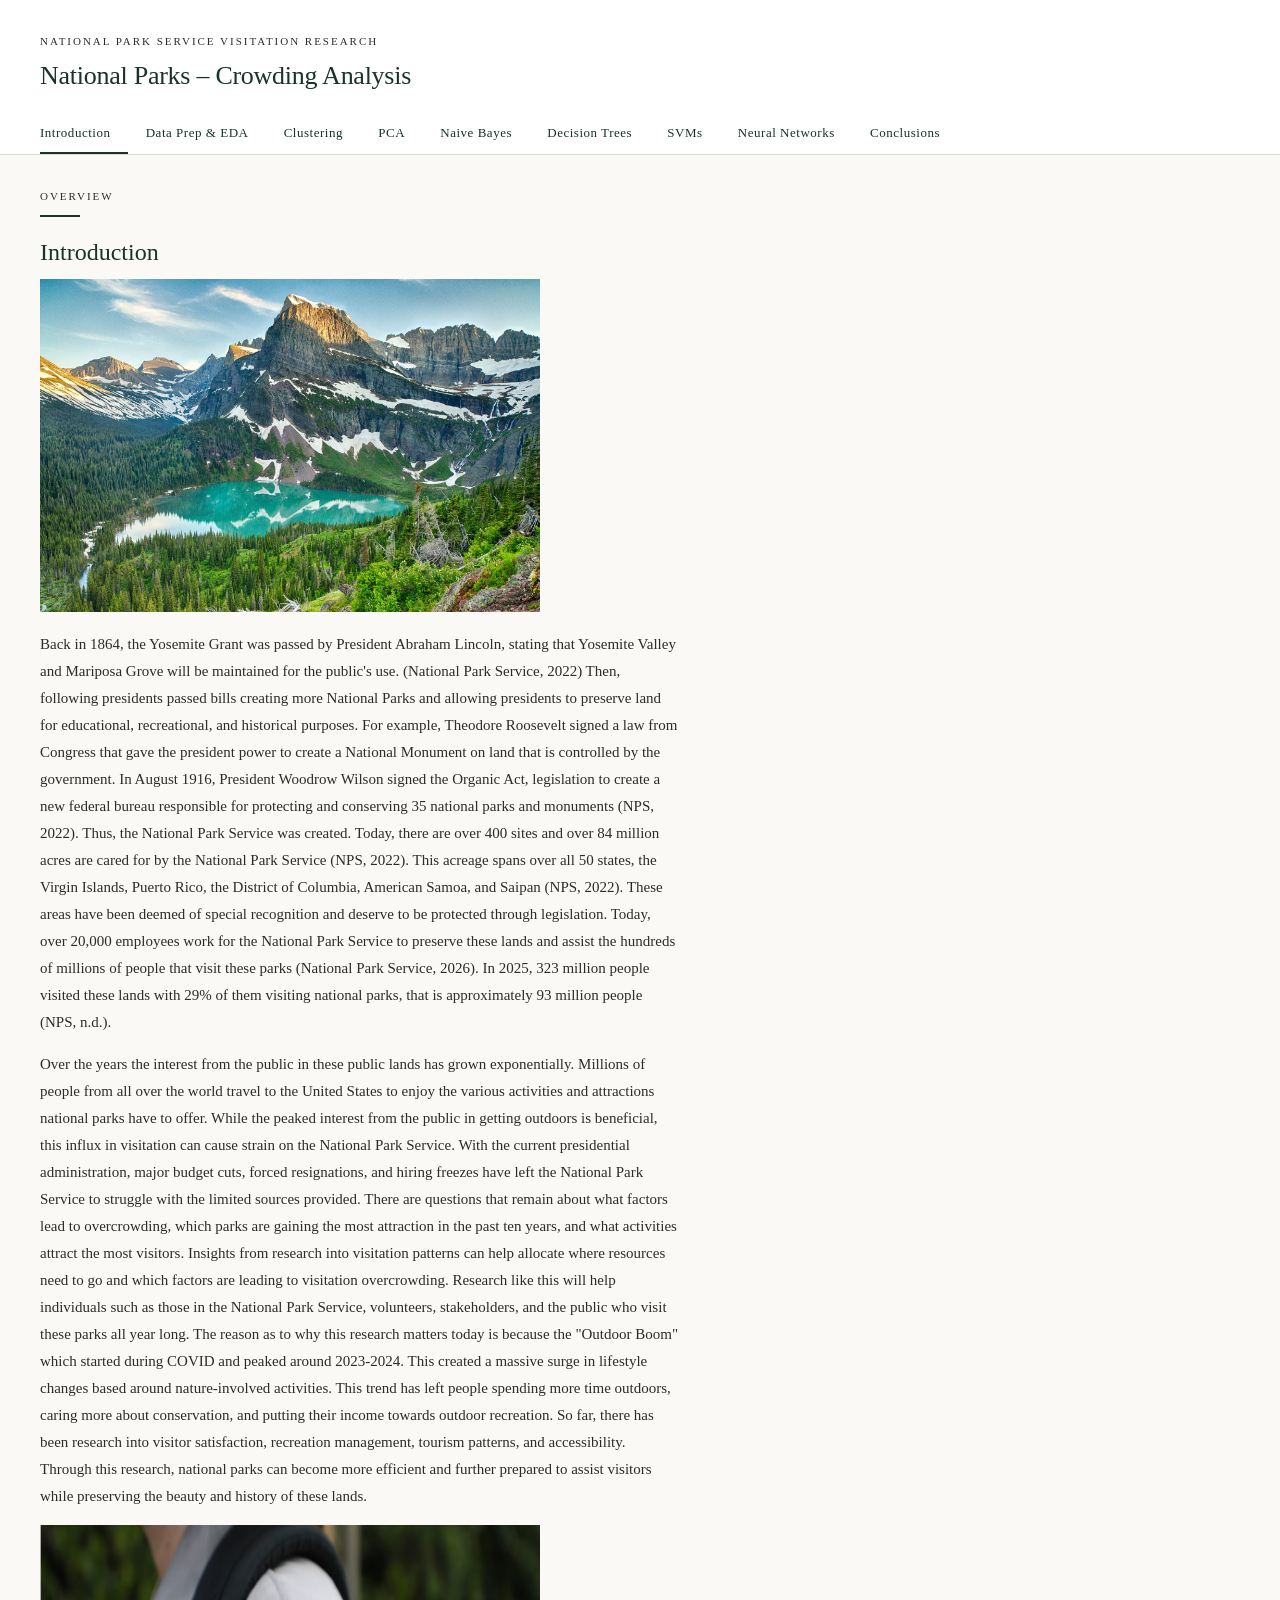
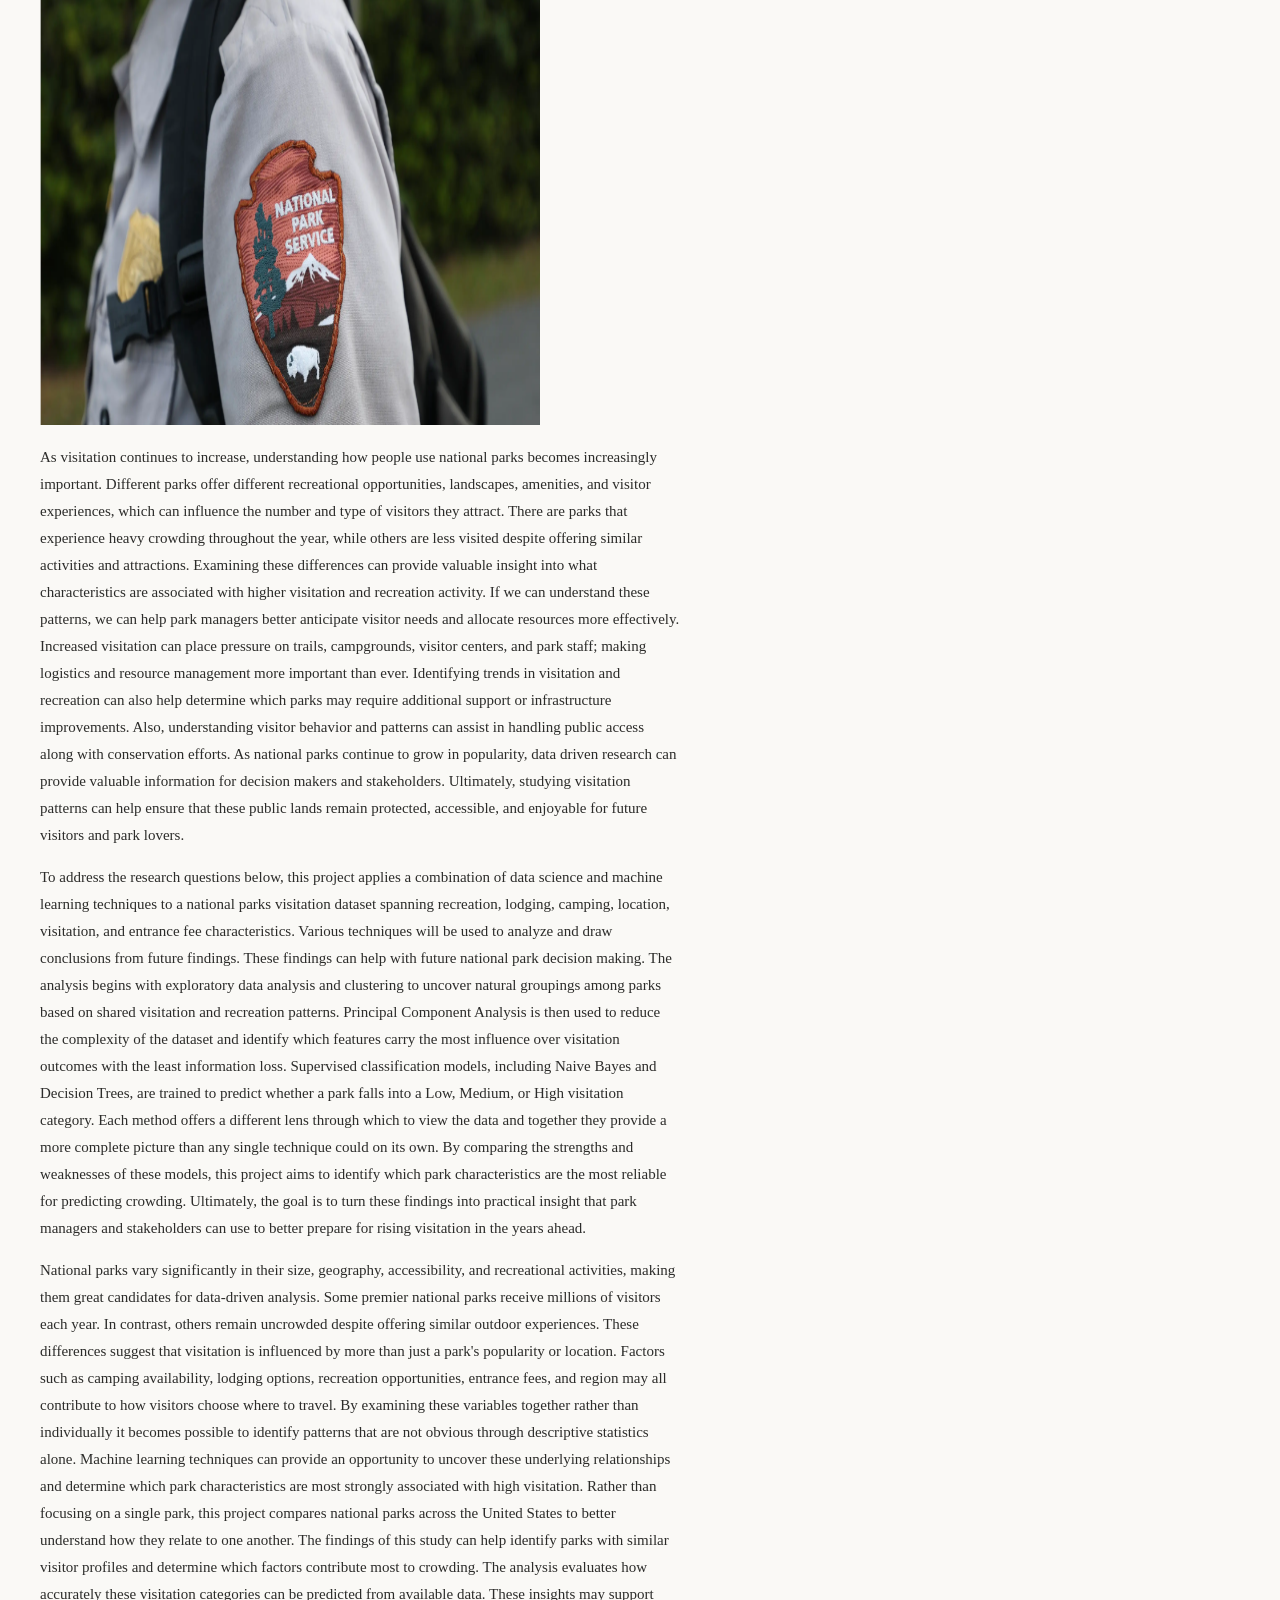
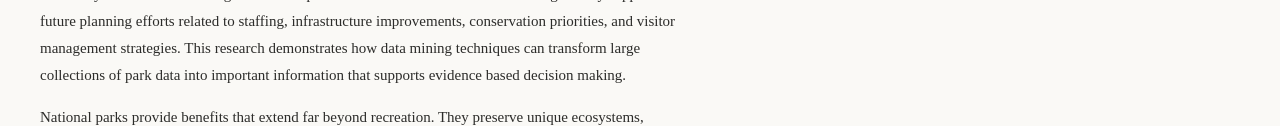
<file: docs/index.html>
<!DOCTYPE html>
<html lang="en">
<head>
  <meta charset="UTF-8">
  <meta name="viewport" content="width=device-width, initial-scale=1.0">

  <title>National Park Crowding Analysis</title>

  <meta http-equiv="refresh" content="0; url=pages/introduction.html">
</head>
<body>
  <p>
    Redirecting to
    <a href="pages/introduction.html">Introduction</a>.
  </p>
</body>
</html>
</file>
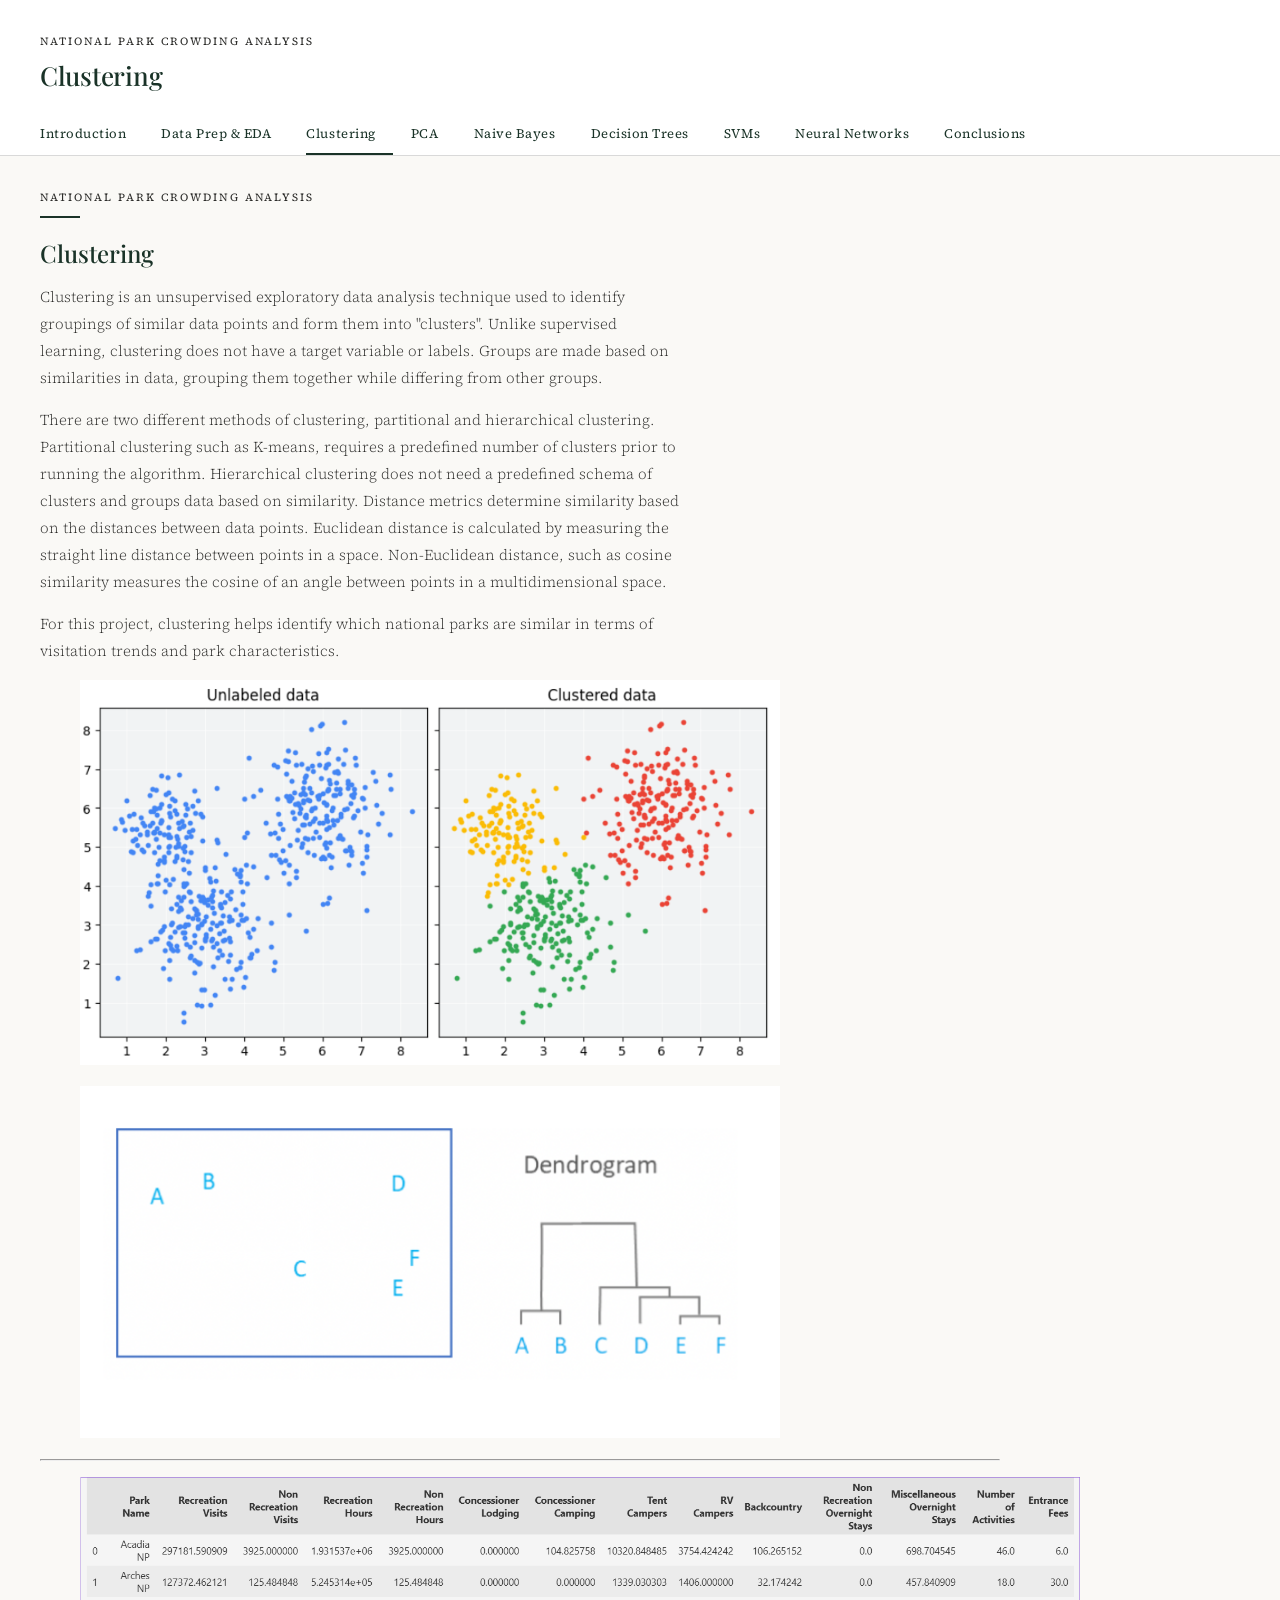
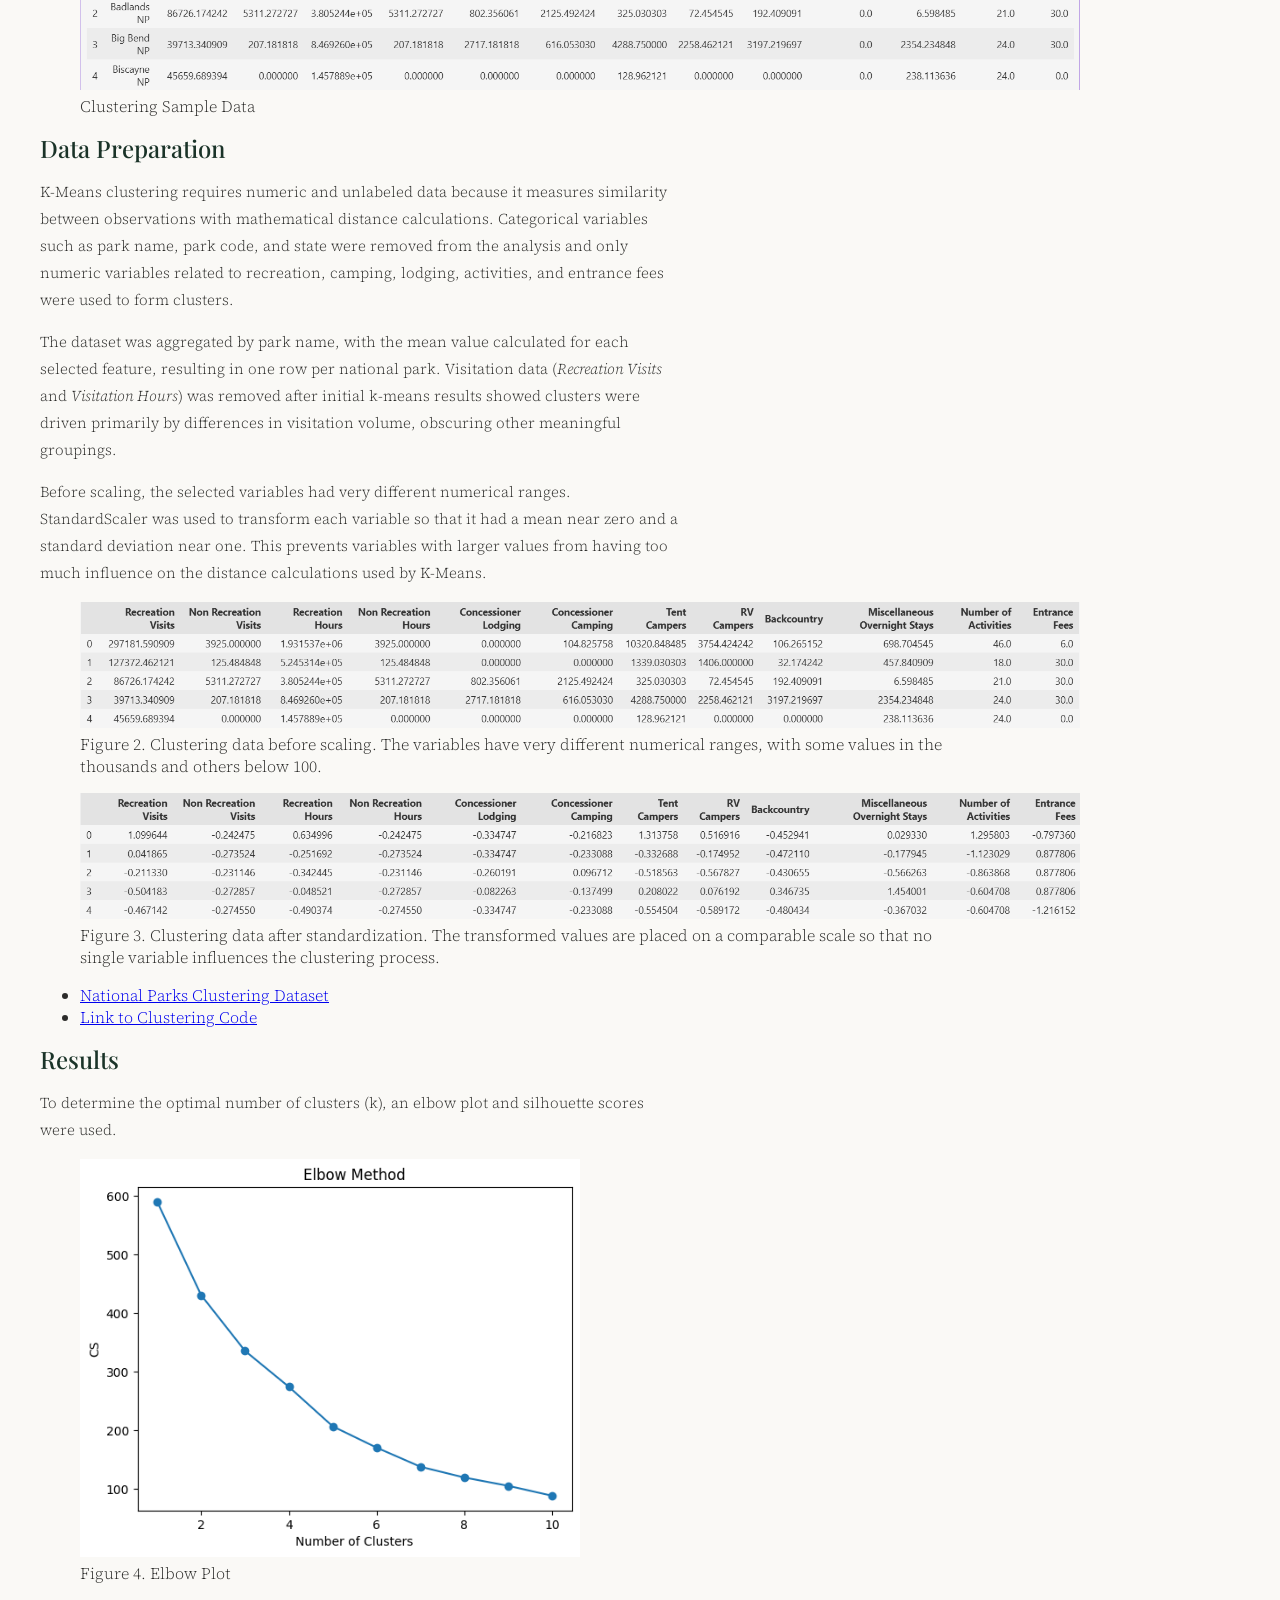
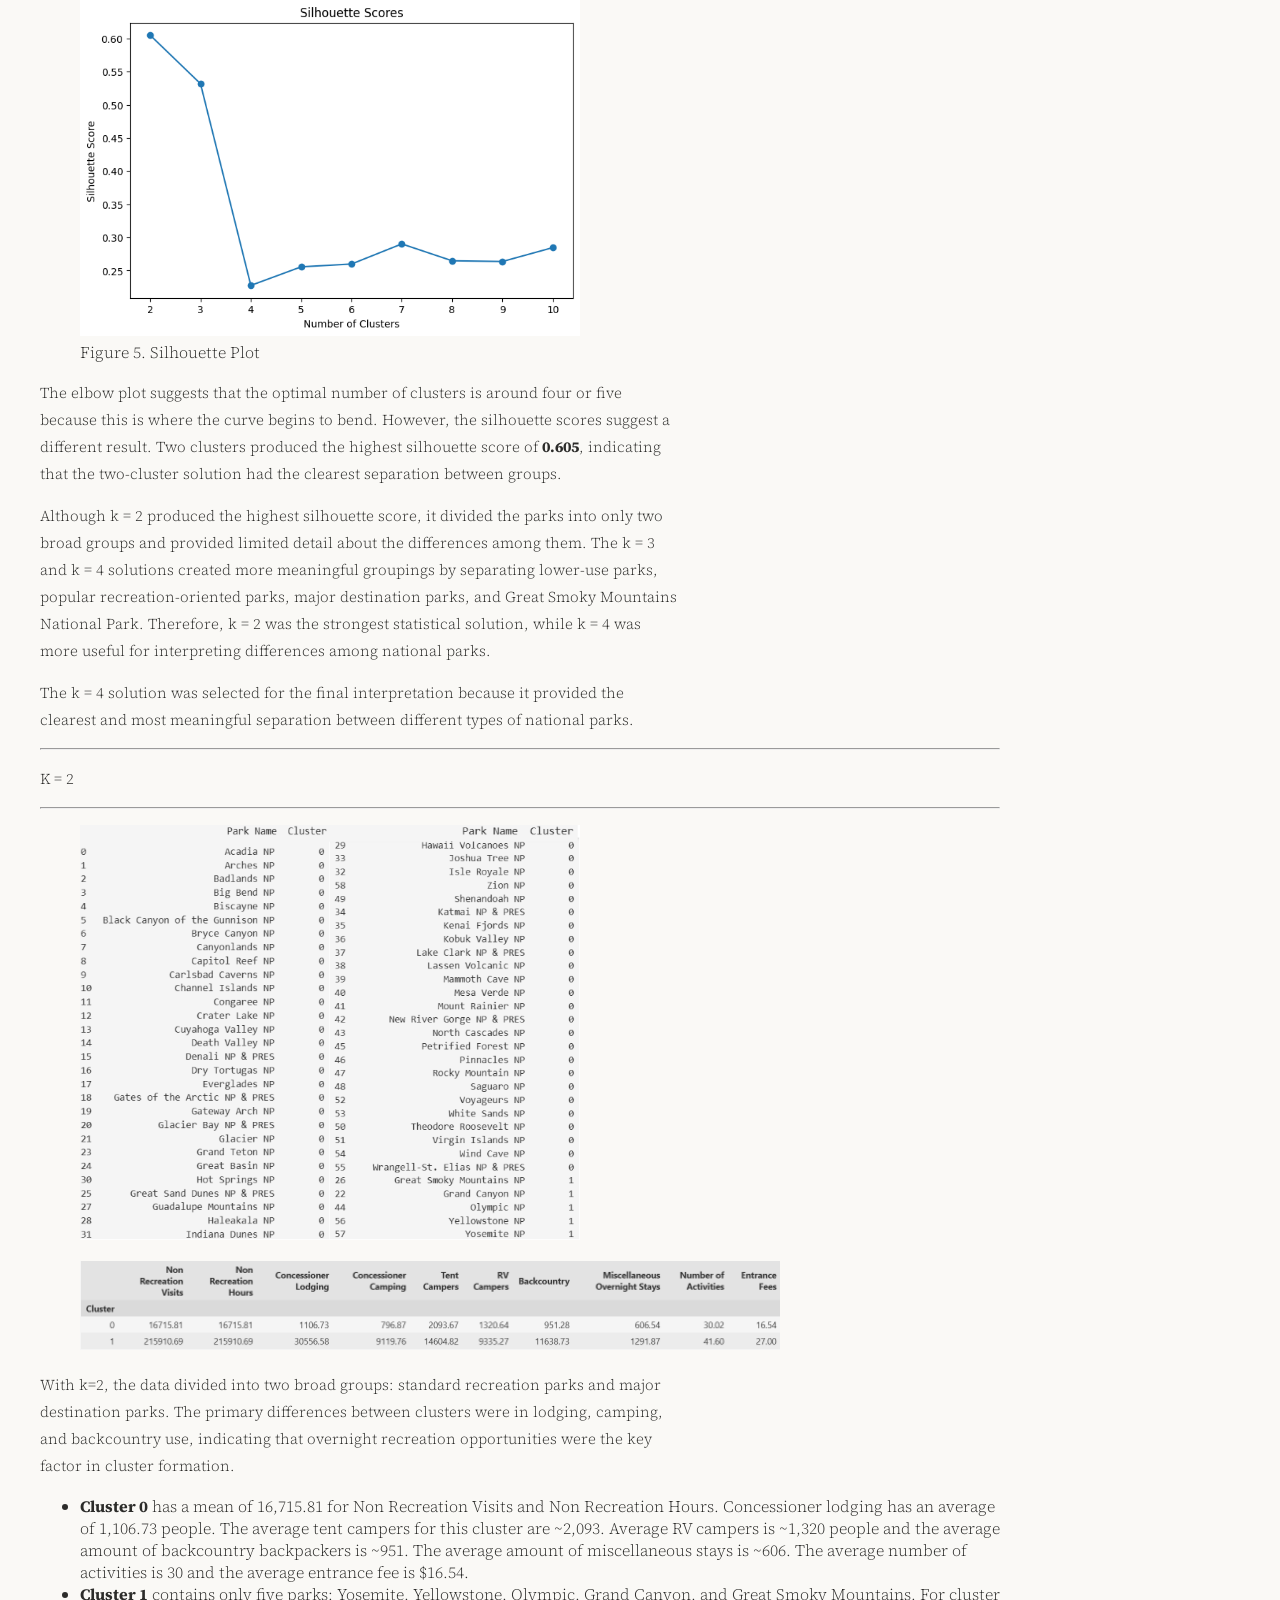
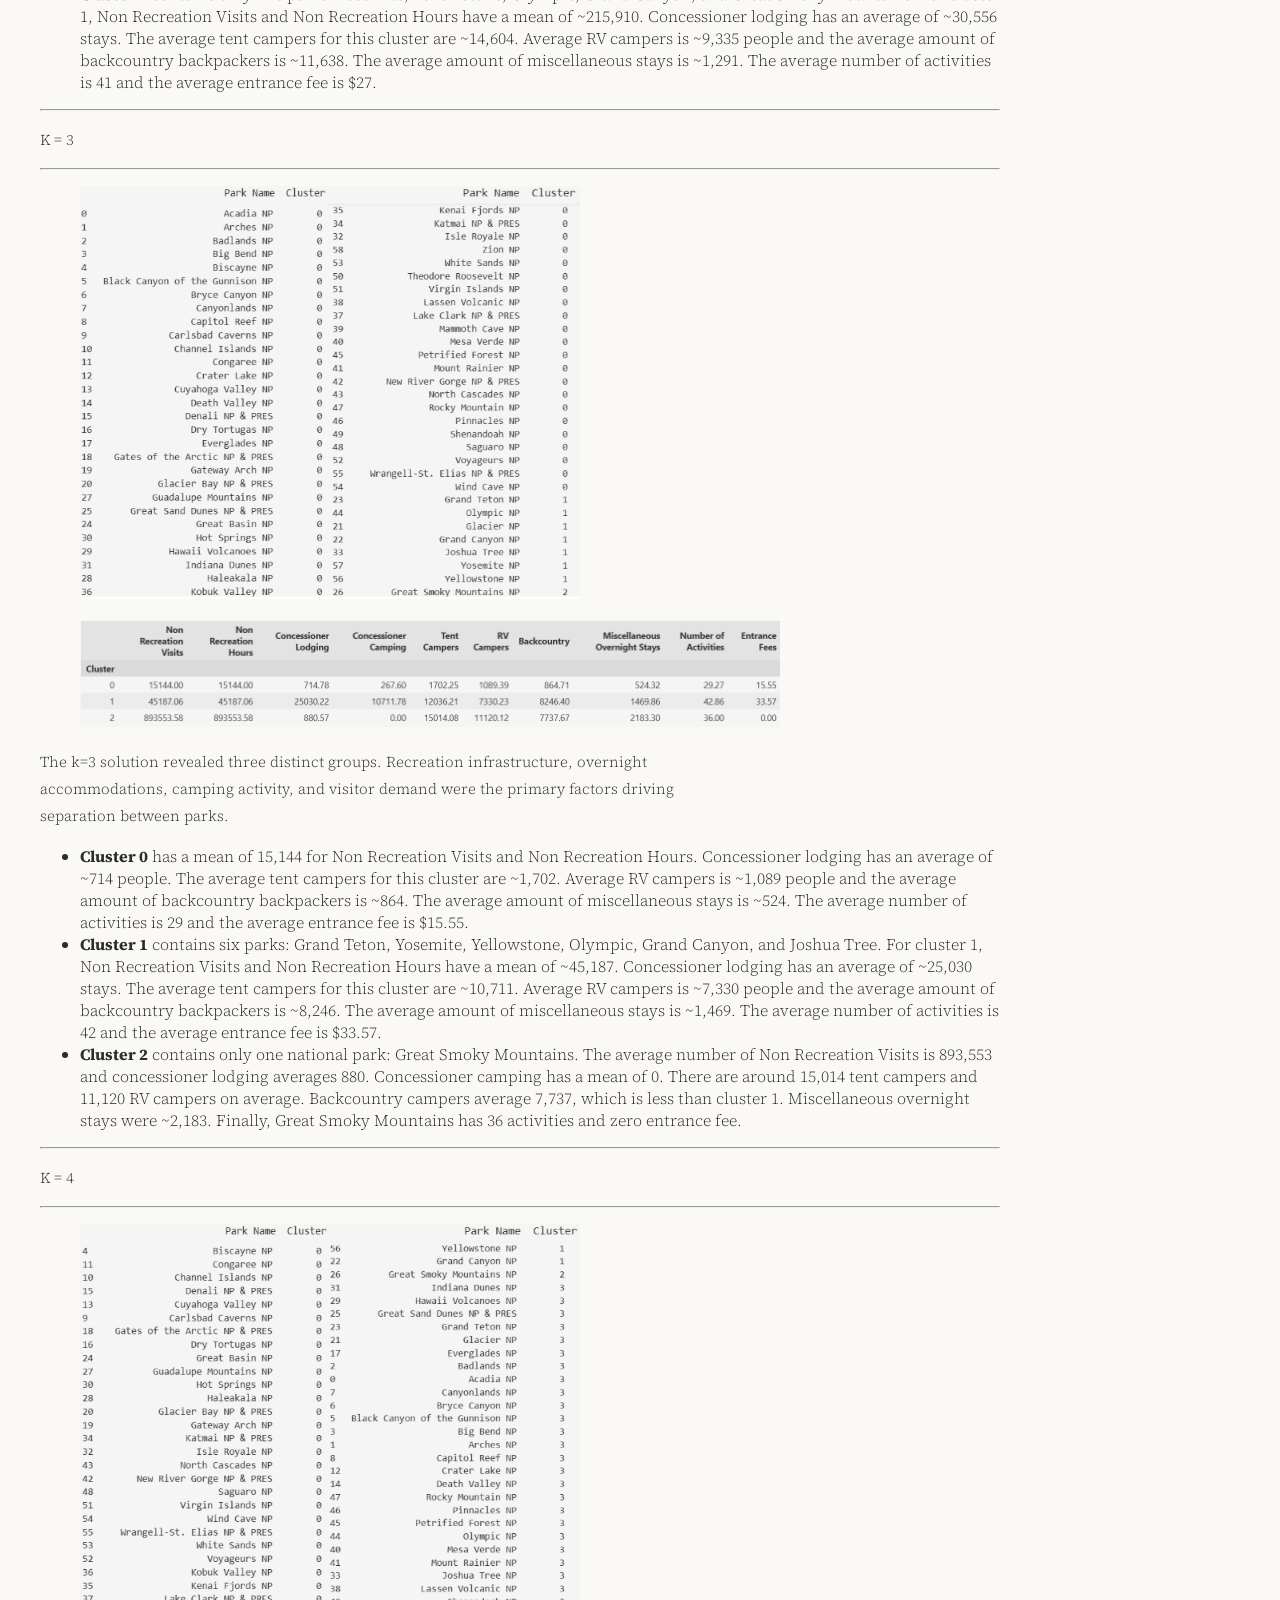
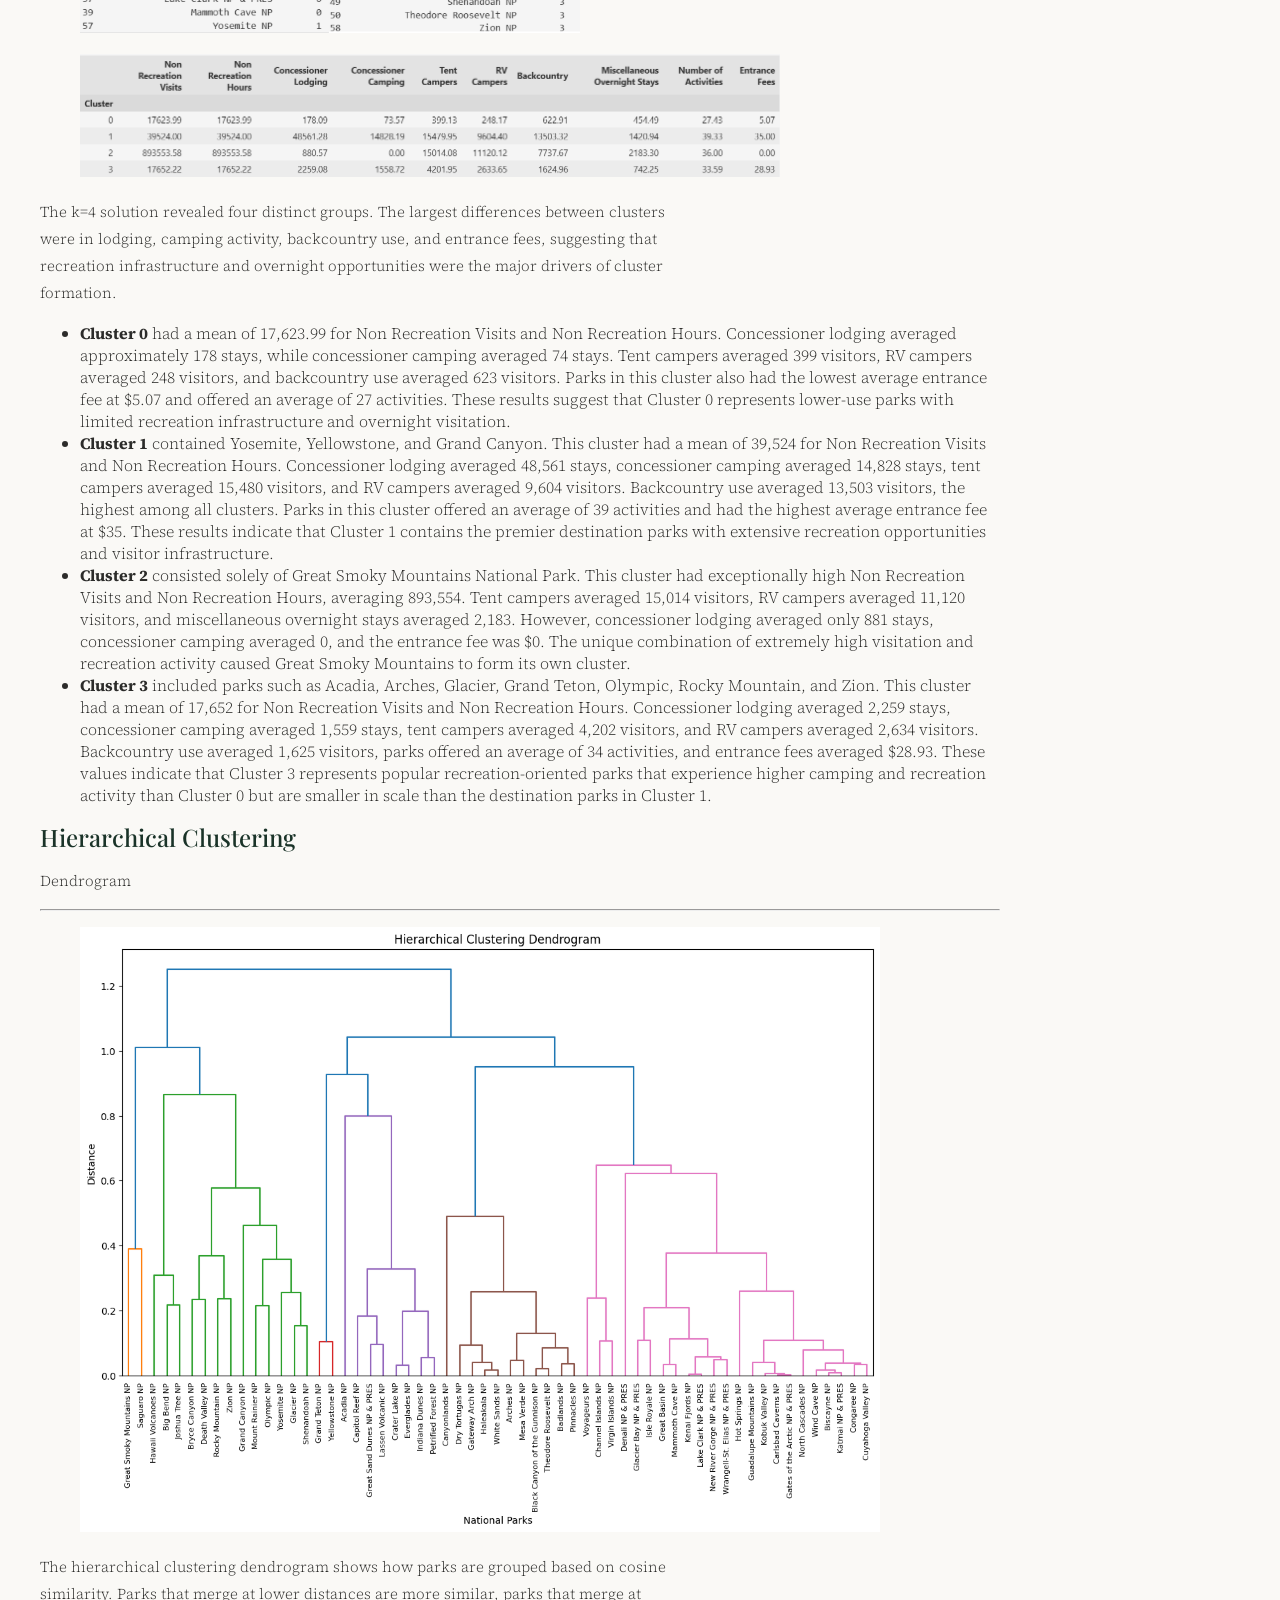
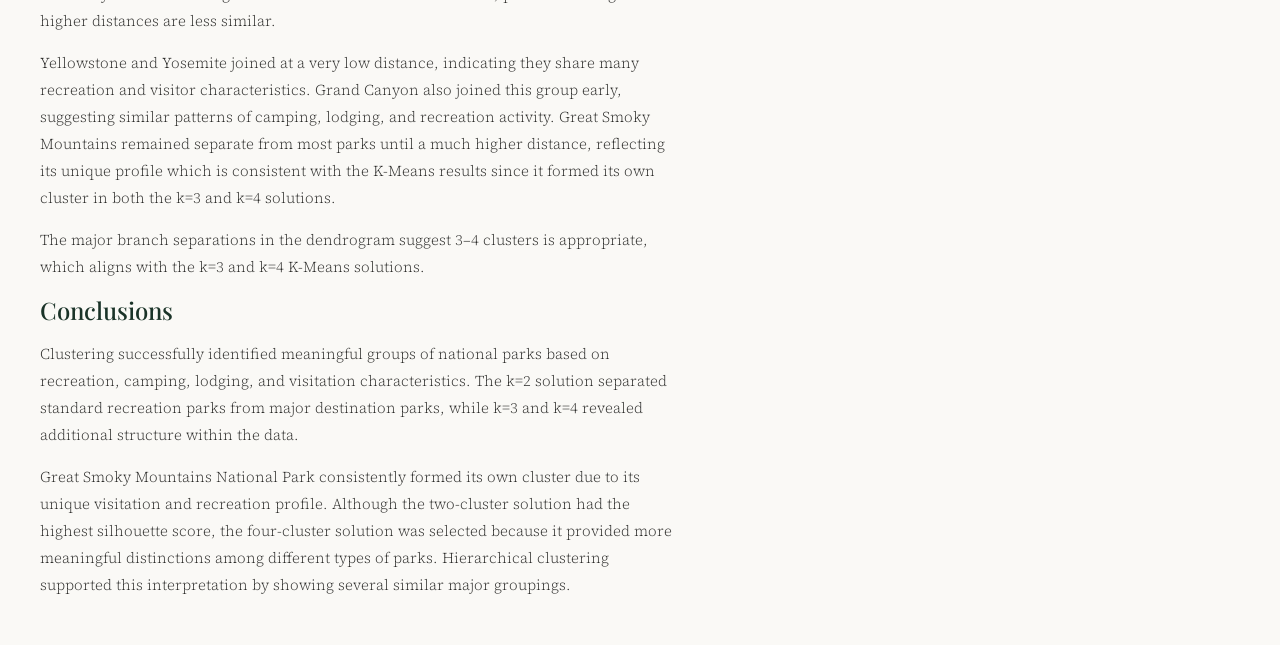
<file: docs/pages/clustering.html>
<!DOCTYPE html>
<html lang="en">
<head>
  <meta charset="UTF-8">
  <meta name="viewport" content="width=device-width, initial-scale=1.0">
  <title>Clustering – National Park Crowding Analysis</title>
  <link rel="stylesheet" href="../style.css">
</head>
<body>

<header>
  <p class="eyebrow">National Park Crowding Analysis</p>
  <h1>Clustering</h1>
  <nav>
    <a href="introduction.html">Introduction</a>
    <a href="dataprep_eda.html">Data Prep & EDA</a>
    <a href="clustering.html" class="active">Clustering</a>
    <a href="pca.html">PCA</a>
    <a href="naivebayes.html">Naive Bayes</a>
    <a href="dectrees.html">Decision Trees</a>
    <a href="svms.html">SVMs</a>
    <a href="nn.html">Neural Networks</a>
    <a href="conclusions.html">Conclusions</a>
  </nav>
</header>

<main>
  <section class="rp-section">
    <p class="section-label">National Park Crowding Analysis</p>
    <hr class="rule">

    <div class="rp-dataset-block">
      <h2>Clustering</h2>
      <p>
        Clustering is an unsupervised exploratory data analysis technique used to identify groupings of similar data
        points and form them into "clusters". Unlike supervised learning, clustering does not have a target variable or labels. Groups are made based on similarities in data,
        grouping them together while differing from other groups.
      </p>
      <p>
        There are two different methods of clustering, partitional and hierarchical clustering. Partitional clustering such as K-means, requires a
        predefined number of clusters prior to running the algorithm. Hierarchical clustering does not need a predefined schema of clusters and groups data based on similarity. Distance metrics determine similarity based on the distances between data points.
        Euclidean distance is calculated by measuring the straight line distance between points in a space.
        Non-Euclidean distance, such as cosine similarity measures the cosine of an angle between points in a multidimensional space.
      </p>
      <p>
        For this project, clustering helps identify which national parks are similar in terms of visitation trends and
        park characteristics.
      </p>
    </div>

    <figure class="rp-figure">
      <img src="../images/clustering_example.png" width="700px" alt="Clustering example diagram">
    </figure>

    <figure class="rp-figure">
      <img src="../images/dendrogram_example.png" width="700px" alt="Dendrogram example">
    </figure>

    <hr class="rp-separator">

    <figure class="rp-figure">
      <img src="../images/park_agg.png" width="1000px" alt="Aggregated park data sample">
      <figcaption>Clustering Sample Data</figcaption>
    </figure>

    <div class="rp-dataset-block">
      <h2>Data Preparation</h2>
      <p>
        K-Means clustering requires numeric and unlabeled data because it measures similarity between observations with mathematical distance calculations. Categorical variables such as park name, park code, and state were removed from the analysis and only numeric
        variables related to recreation, camping, lodging, activities, and entrance fees were used to form clusters.
      </p>
      <p>
        The dataset was aggregated by park name, with the mean value calculated for each selected feature, resulting in
        one row per national park. Visitation data (<em>Recreation Visits</em> and <em>Visitation Hours</em>) was
        removed after initial k-means results showed clusters were driven primarily by differences in visitation volume,
        obscuring other meaningful groupings.
      </p>
      <p> Before scaling, the selected variables had very different numerical ranges. StandardScaler was used to transform each variable so that it had a mean near zero and a standard deviation near one. This prevents variables with larger values from having too much influence on the distance calculations used by K-Means. </p>
      <figure class="rp-figure"> 
        <img src="../images/before_scaling.png" width="1000px" alt="National park clustering data before scaling"> 
        <figcaption> Figure 2. Clustering data before scaling. The variables have very different numerical ranges, with some values in the thousands and others below 100. </figcaption>
      </figure>
      
      <figure class="rp-figure"> 
        <img src="../images/after_scaling.png" width="1000px" alt="National park clustering data after scaling"> 
        <figcaption> Figure 3. Clustering data after standardization. The transformed values are placed on a comparable scale so that no single variable influences the clustering process. </figcaption>
      </figure>

      <ul>
        <li><a href="../data/park_agg.csv" target="_blank">National Parks Clustering Dataset</a></li>
        <li><a href="../data/clustering.ipynb" target="_blank">Link to Clustering Code</a></li>
      </ul>
    </div>

    <div class="rp-dataset-block">
      <h2>Results</h2>
      <p>
        To determine the optimal number of clusters (k), an elbow plot and silhouette scores were used.
      </p>

      <figure class="rp-figure">
        <img src="../images/elbow_plot.png" width="500px" alt="Elbow plot">
        <figcaption>Figure 4. Elbow Plot</figcaption>
      </figure>

      <figure class="rp-figure">
        <img src="../images/sil_plot.png" width="500px" alt="Silhouette plot">
        <figcaption>Figure 5. Silhouette Plot</figcaption>
      </figure>

      <p>The elbow plot suggests that the optimal number of clusters is around four or five because this is where the curve begins to bend. However, the silhouette scores suggest a different result. Two clusters produced the highest silhouette score of
      <strong>0.605</strong>, indicating that the two-cluster solution had the clearest separation between groups.</p>

      <p>Although k = 2 produced the highest silhouette score, it divided the parks into only two broad groups and provided limited detail about the differences among them. The k = 3 and k = 4 solutions created more meaningful groupings by separating lower-use parks, popular recreation-oriented parks, major destination parks, and Great Smoky Mountains National Park. Therefore, k = 2 was the strongest statistical solution, while k = 4 was more useful for interpreting differences among national parks.</p>

      <p>The k = 4 solution was selected for the final interpretation because it provided the clearest and most meaningful separation between different types of national parks.</p>


      <hr class="rp-separator">

      <div class="rp-dataset-block">
        <p class="rp-section-label">K = 2</p>
        <hr class="rp-divider">
        <figure class="rp-figure">
          <img src="../images/k_equal_2_clusters.png" width="500px" alt="K=2 cluster plot">
        </figure>
        <figure class="rp-figure">
          <img src="../images/k_equal_2_feats.png" width="700px" alt="K=2 feature comparison">
        </figure>
        <p>
          With k=2, the data divided into two broad groups: standard recreation parks and major destination parks.
          The primary differences between clusters were in lodging, camping, and backcountry use, indicating that
          overnight recreation opportunities were the key factor in cluster formation.
        </p>
        <ul>
          <li>
            <strong>Cluster 0</strong> has a mean of 16,715.81 for Non Recreation Visits and Non Recreation Hours. Concessioner lodging has an average of 1,106.73 people. The average tent campers for this cluster are ~2,093. Average RV campers is ~1,320 people and the average amount of backcountry backpackers is ~951. The average amount of miscellaneous stays is ~606. The average number of activities is 30 and the average entrance fee is $16.54.
          </li>
          <li>
            <strong>Cluster 1</strong> contains only five parks: Yosemite, Yellowstone, Olympic, Grand Canyon, and Great Smoky Mountains. For cluster 1, Non Recreation Visits and Non Recreation Hours have a mean of ~215,910. Concessioner lodging has an average of ~30,556 stays. The average tent campers for this cluster are ~14,604. Average RV campers is ~9,335 people and the average amount of backcountry backpackers is ~11,638. The average amount of miscellaneous stays is ~1,291. The average number of activities is 41 and the average entrance fee is $27.
          </li>
        </ul>
      </div>

      <hr class="rp-separator">

      <div class="rp-dataset-block">
        <p class="rp-section-label">K = 3</p>
        <hr class="rp-divider">
        <figure class="rp-figure">
          <img src="../images/k_equal_3_clusters.png" width="500px" alt="K=3 cluster plot">
        </figure>
        <figure class="rp-figure">
          <img src="../images/k_equal_3_feats.png" width="700px" alt="K=3 feature comparison">
        </figure>
        <p>
          The k=3 solution revealed three distinct groups. Recreation infrastructure, overnight accommodations, camping
          activity, and visitor demand were the primary factors driving separation between parks.
        </p>
        <ul>
          <li>
            <strong>Cluster 0</strong> has a mean of 15,144 for Non Recreation Visits and Non Recreation Hours. Concessioner lodging has an average of ~714 people. The average tent campers for this cluster are ~1,702. Average RV campers is ~1,089 people and the average amount of backcountry backpackers is ~864. The average amount of miscellaneous stays is ~524. The average number of activities is 29 and the average entrance fee is $15.55.
          </li>
          <li>
            <strong>Cluster 1</strong> contains six parks: Grand Teton, Yosemite, Yellowstone, Olympic, Grand Canyon, and Joshua Tree. For cluster 1, Non Recreation Visits and Non Recreation Hours have a mean of ~45,187. Concessioner lodging has an average of ~25,030 stays. The average tent campers for this cluster are ~10,711. Average RV campers is ~7,330 people and the average amount of backcountry backpackers is ~8,246. The average amount of miscellaneous stays is ~1,469. The average number of activities is 42 and the average entrance fee is $33.57.
          </li>
          <li>
            <strong>Cluster 2</strong> contains only one national park: Great Smoky Mountains. The average number of Non Recreation Visits is 893,553 and concessioner lodging averages 880. Concessioner camping has a mean of 0. There are around 15,014 tent campers and 11,120 RV campers on average. Backcountry campers average 7,737, which is less than cluster 1. Miscellaneous overnight stays were ~2,183. Finally, Great Smoky Mountains has 36 activities and zero entrance fee.
          </li>
        </ul>
      </div>

      <hr class="rp-separator">

      <div class="rp-dataset-block">
        <p class="rp-section-label">K = 4</p>
        <hr class="rp-divider">
        <figure class="rp-figure">
          <img src="../images/k_equal_4_clusters.png" width="500px" alt="K=4 cluster plot">
        </figure>
        <figure class="rp-figure">
          <img src="../images/k_equal_4_feats.png" width="700px" alt="K=4 feature comparison">
        </figure>
        <p>
          The k=4 solution revealed four distinct groups. The largest differences between clusters were in lodging,
          camping activity, backcountry use, and entrance fees, suggesting that recreation infrastructure and overnight
          opportunities were the major drivers of cluster formation.
        </p>
        <ul>
          <li>
            <strong>Cluster 0</strong> had a mean of 17,623.99 for Non Recreation Visits and Non Recreation Hours. Concessioner lodging averaged approximately 178 stays, while concessioner camping averaged 74 stays. Tent campers averaged 399 visitors, RV campers averaged 248 visitors, and backcountry use averaged 623 visitors. Parks in this cluster also had the lowest average entrance fee at $5.07 and offered an average of 27 activities. These results suggest that Cluster 0 represents lower-use parks with limited recreation infrastructure and overnight visitation.
          </li>
          <li>
            <strong>Cluster 1</strong> contained Yosemite, Yellowstone, and Grand Canyon. This cluster had a mean of 39,524 for Non Recreation Visits and Non Recreation Hours. Concessioner lodging averaged 48,561 stays, concessioner camping averaged 14,828 stays, tent campers averaged 15,480 visitors, and RV campers averaged 9,604 visitors. Backcountry use averaged 13,503 visitors, the highest among all clusters. Parks in this cluster offered an average of 39 activities and had the highest average entrance fee at $35. These results indicate that Cluster 1 contains the premier destination parks with extensive recreation opportunities and visitor infrastructure.
          </li>
          <li>
            <strong>Cluster 2</strong> consisted solely of Great Smoky Mountains National Park. This cluster had exceptionally high Non Recreation Visits and Non Recreation Hours, averaging 893,554. Tent campers averaged 15,014 visitors, RV campers averaged 11,120 visitors, and miscellaneous overnight stays averaged 2,183. However, concessioner lodging averaged only 881 stays, concessioner camping averaged 0, and the entrance fee was $0. The unique combination of extremely high visitation and recreation activity caused Great Smoky Mountains to form its own cluster.
          </li>
          <li>
            <strong>Cluster 3</strong> included parks such as Acadia, Arches, Glacier, Grand Teton, Olympic, Rocky Mountain, and Zion. This cluster had a mean of 17,652 for Non Recreation Visits and Non Recreation Hours. Concessioner lodging averaged 2,259 stays, concessioner camping averaged 1,559 stays, tent campers averaged 4,202 visitors, and RV campers averaged 2,634 visitors. Backcountry use averaged 1,625 visitors, parks offered an average of 34 activities, and entrance fees averaged $28.93. These values indicate that Cluster 3 represents popular recreation-oriented parks that experience higher camping and recreation activity than Cluster 0 but are smaller in scale than the destination parks in Cluster 1.
          </li>
        </ul>
      </div>
    </div>

    <h2>Hierarchical Clustering</h2>

    <div class="rp-dataset-block">
      <p class="rp-section-label">Dendrogram</p>
      <hr class="rp-divider">
      <figure class="rp-figure">
        <img src="../images/dendrogram.png" width="800px" alt="Hierarchical clustering dendrogram">
      </figure>
      <p>
        The hierarchical clustering dendrogram shows how parks are grouped based on cosine similarity. Parks that merge
        at lower distances are more similar, parks that merge at higher distances are less similar.
      </p>
      <p>
        Yellowstone and Yosemite joined at a very low distance, indicating they share many recreation and visitor
        characteristics. Grand Canyon also joined this group early, suggesting similar patterns of camping, lodging, and
        recreation activity. Great Smoky Mountains remained separate from most parks until a much higher distance,
        reflecting its unique profile which is consistent with the K-Means results since it formed its own cluster in both
        the k=3 and k=4 solutions.
      </p>
      <p>
        The major branch separations in the dendrogram suggest 3–4 clusters is appropriate, which aligns with the k=3
        and k=4 K-Means solutions.
      </p>
    </div>

    <h2>Conclusions</h2>

    <p>
      Clustering successfully identified meaningful groups of national parks based on recreation, camping, lodging, and
      visitation characteristics. The k=2 solution separated standard recreation parks from major destination parks,
      while k=3 and k=4 revealed additional structure within the data.
    </p>
    <p> Great Smoky Mountains National Park consistently formed its own cluster due
      to its unique visitation and recreation profile. Although the two-cluster
      solution had the highest silhouette score, the four-cluster solution was
      selected because it provided more meaningful distinctions among different
      types of parks. Hierarchical clustering supported this interpretation by
      showing several similar major groupings.
    </p>

  </section>
</main>

</body>
</html>
</file>
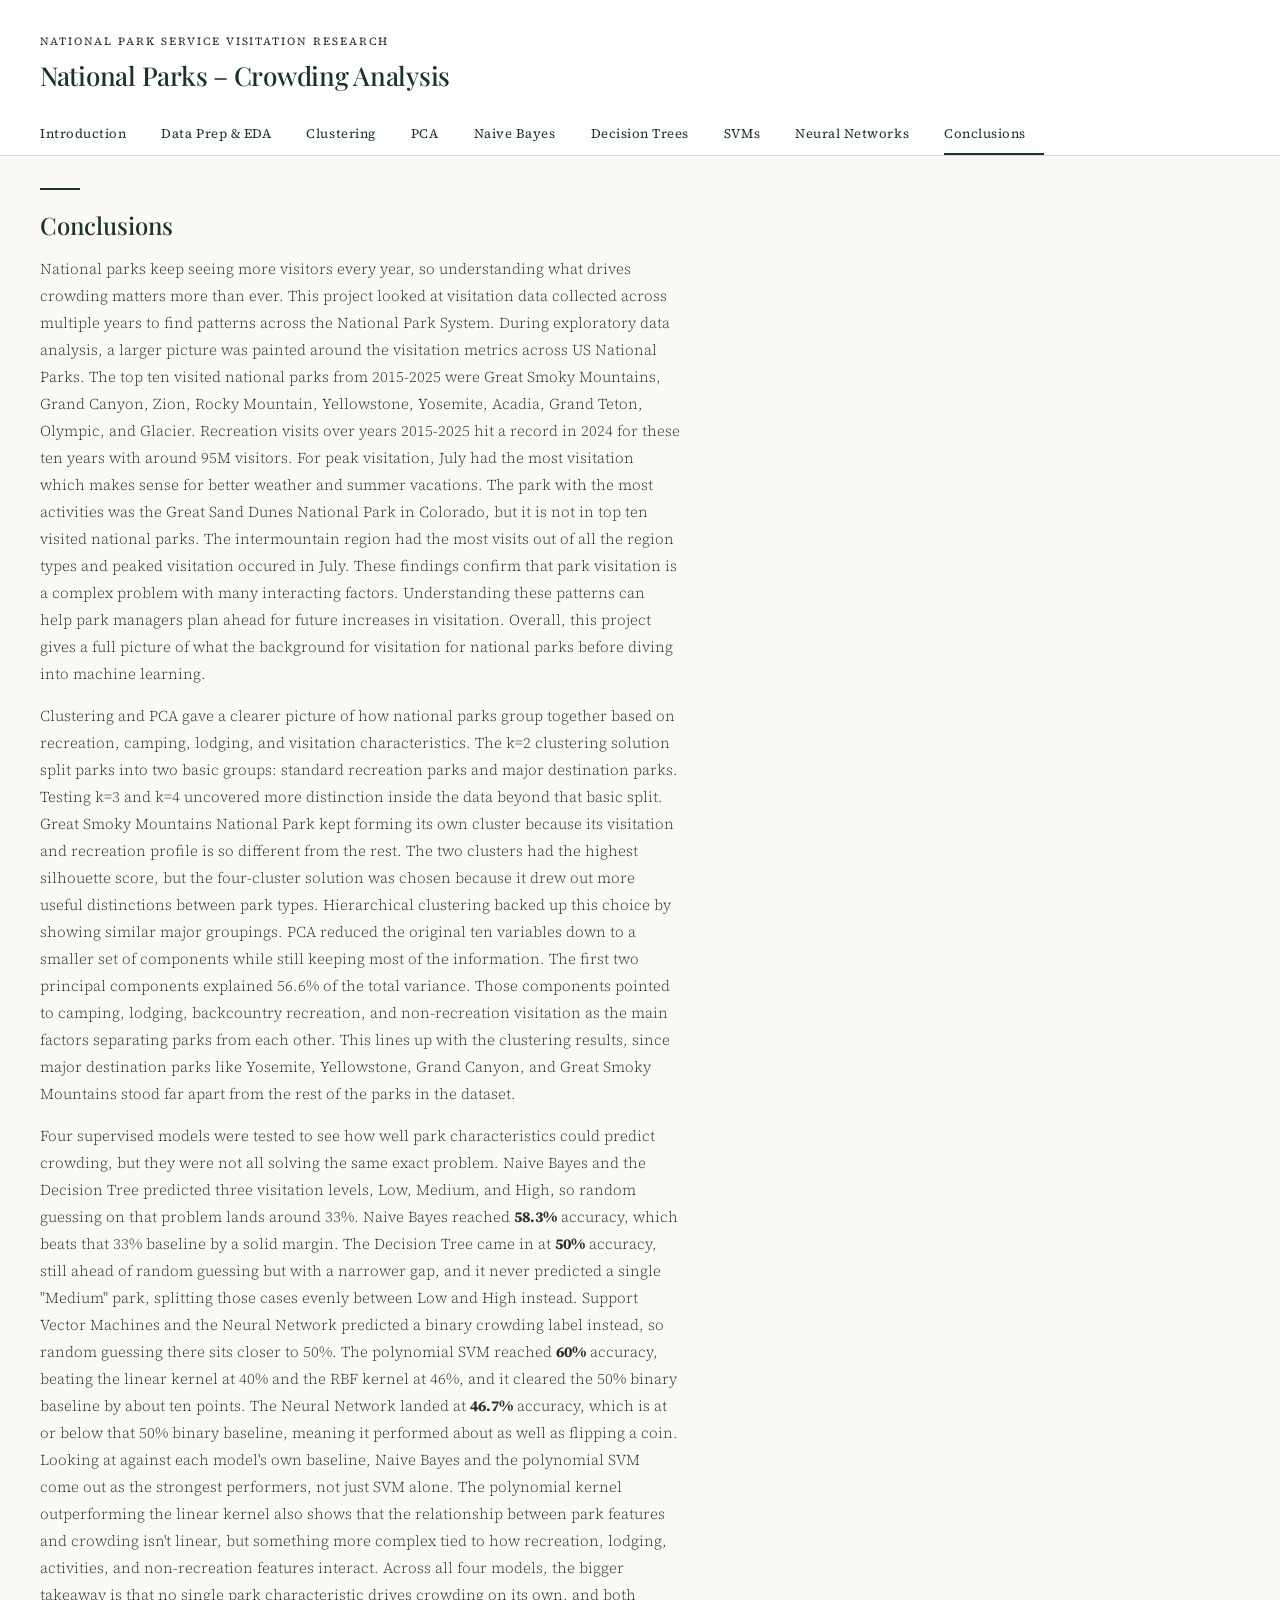
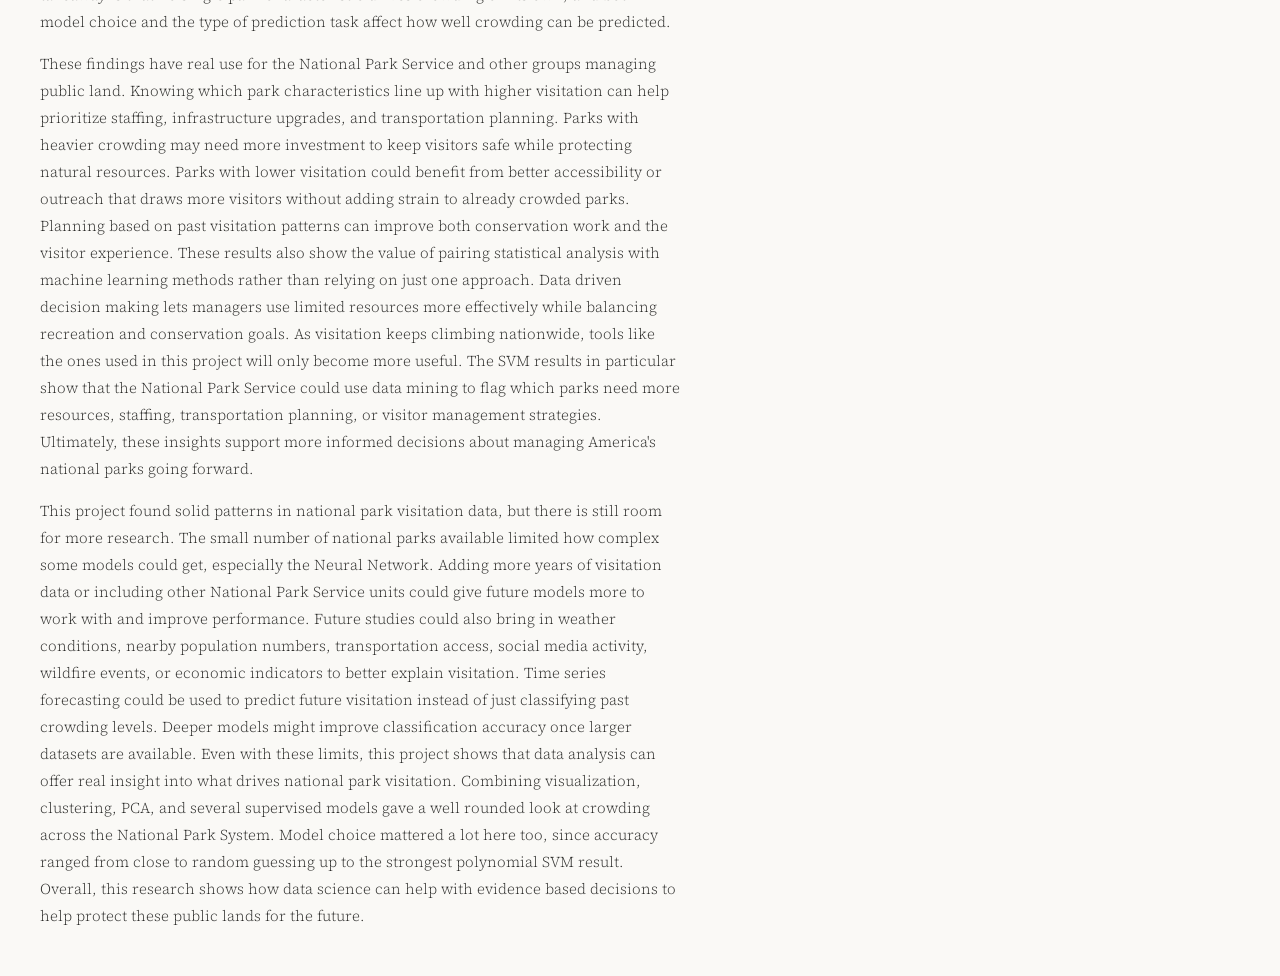
<file: docs/pages/conclusions.html>
<!DOCTYPE html>
<html lang="en">
<head>
  <meta charset="UTF-8">
  <meta name="viewport" content="width=device-width, initial-scale=1.0">
  <meta name="description" content="An introduction to the National Park Service visitation research project, exploring crowding patterns, visitation trends, and data-driven insights.">
  <title>Conclusions – National Park Crowding Analysis</title>
  <link rel="stylesheet" href="../style.css">
</head>
<body>

<header>
  <p class="eyebrow">National Park Service Visitation Research</p>
  <h1>National Parks – Crowding Analysis</h1>
  <nav aria-label="Main navigation">
    <a href="introduction.html">Introduction</a>
    <a href="dataprep_eda.html">Data Prep & EDA</a>
    <a href="clustering.html">Clustering</a>
    <a href="pca.html">PCA</a>
    <a href="naivebayes.html">Naive Bayes</a>
    <a href="dectrees.html">Decision Trees</a>
    <a href="svms.html">SVMs</a>
    <a href="nn.html">Neural Networks</a>
    <a href="conclusions.html" class="active" >Conclusions</a>
  </nav>
</header>

<main>


<hr class="rule">

<section class="rp-section">
  <h2>Conclusions</h2>
  <p>National parks keep seeing more visitors every year, so understanding what drives crowding matters more than ever.
    This project looked at visitation data collected across multiple years to find patterns across the National Park System.
    During exploratory data analysis, a larger picture was painted around the visitation metrics across US National Parks.
    The top ten visited national parks from 2015-2025 were Great Smoky Mountains, Grand Canyon, Zion, Rocky Mountain, Yellowstone, Yosemite, Acadia, Grand Teton, Olympic, and Glacier.
    Recreation visits over years 2015-2025 hit a record in 2024 for these ten years with around 95M visitors.
    For peak visitation, July had the most visitation which makes sense for better weather and summer vacations.
    The park with the most activities was the Great Sand Dunes National Park in Colorado, but it is not in top ten visited national parks.
    The intermountain region had the most visits out of all the region types and peaked visitation occured in July. 
    These findings confirm that park visitation is a complex problem with many interacting factors.
    Understanding these patterns can help park managers plan ahead for future increases in visitation.
    Overall, this project gives a full picture of what the background for visitation for national parks before diving into machine learning.</p>

<p>Clustering and PCA gave a clearer picture of how national parks group together based on recreation, camping, lodging, and visitation characteristics.
    The k=2 clustering solution split parks into two basic groups: standard recreation parks and major destination parks.
    Testing k=3 and k=4 uncovered more distinction inside the data beyond that basic split.
    Great Smoky Mountains National Park kept forming its own cluster because its visitation and recreation profile is so different from the rest.
    The two clusters had the highest silhouette score, but the four-cluster solution was chosen because it drew out more useful distinctions between park types.
    Hierarchical clustering backed up this choice by showing similar major groupings.
    PCA reduced the original ten variables down to a smaller set of components while still keeping most of the information.
    The first two principal components explained 56.6% of the total variance.
    Those components pointed to camping, lodging, backcountry recreation, and non-recreation visitation as the main factors separating parks from each other.
    This lines up with the clustering results, since major destination parks like Yosemite, Yellowstone, Grand Canyon, and Great Smoky Mountains stood far apart from the rest of the parks in the dataset.</p>

<p>Four supervised models were tested to see how well park characteristics could predict crowding, but they were not all solving the same exact problem.
    Naive Bayes and the Decision Tree predicted three visitation levels, Low, Medium, and High, so random guessing on that problem lands around 33%.
    Naive Bayes reached <strong>58.3%</strong> accuracy, which beats that 33% baseline by a solid margin.
    The Decision Tree came in at <strong>50%</strong> accuracy, still ahead of random guessing but with a narrower gap, and it never predicted a single "Medium" park, splitting those cases evenly between Low and High instead.
    Support Vector Machines and the Neural Network predicted a binary crowding label instead, so random guessing there sits closer to 50%.
    The polynomial SVM reached <strong>60%</strong> accuracy, beating the linear kernel at 40% and the RBF kernel at 46%, and it cleared the 50% binary baseline by about ten points.
    The Neural Network landed at <strong>46.7%</strong> accuracy, which is at or below that 50% binary baseline, meaning it performed about as well as flipping a coin.
    Looking at against each model's own baseline, Naive Bayes and the polynomial SVM come out as the strongest performers, not just SVM alone.
    The polynomial kernel outperforming the linear kernel also shows that the relationship between park features and crowding isn't linear, but something more complex tied to how recreation, lodging, activities, and non-recreation features interact.
    Across all four models, the bigger takeaway is that no single park characteristic drives crowding on its own, and both model choice and the type of prediction task affect how well crowding can be predicted.</p>

<p>These findings have real use for the National Park Service and other groups managing public land.
    Knowing which park characteristics line up with higher visitation can help prioritize staffing, infrastructure upgrades, and transportation planning.
    Parks with heavier crowding may need more investment to keep visitors safe while protecting natural resources.
    Parks with lower visitation could benefit from better accessibility or outreach that draws more visitors without adding strain to already crowded parks.
    Planning based on past visitation patterns can improve both conservation work and the visitor experience.
    These results also show the value of pairing statistical analysis with machine learning methods rather than relying on just one approach.
    Data driven decision making lets managers use limited resources more effectively while balancing recreation and conservation goals.
    As visitation keeps climbing nationwide, tools like the ones used in this project will only become more useful.
    The SVM results in particular show that the National Park Service could use data mining to flag which parks need more resources, staffing, transportation planning, or visitor management strategies.
    Ultimately, these insights support more informed decisions about managing America's national parks going forward.</p>

<p>This project found solid patterns in national park visitation data, but there is still room for more research.
    The small number of national parks available limited how complex some models could get, especially the Neural Network.
    Adding more years of visitation data or including other National Park Service units could give future models more to work with and improve performance.
    Future studies could also bring in weather conditions, nearby population numbers, transportation access, social media activity, wildfire events, or economic indicators to better explain visitation.
    Time series forecasting could be used to predict future visitation instead of just classifying past crowding levels.
    Deeper models might improve classification accuracy once larger datasets are available.
    Even with these limits, this project shows that data analysis can offer real insight into what drives national park visitation.
    Combining visualization, clustering, PCA, and several supervised models gave a well rounded look at crowding across the National Park System.
    Model choice mattered a lot here too, since accuracy ranged from close to random guessing up to the strongest polynomial SVM result.
    Overall, this research shows how data science can help with evidence based decisions to help protect these public lands for the future.</p>
</section>


</main>

</body>
</html>
</file>
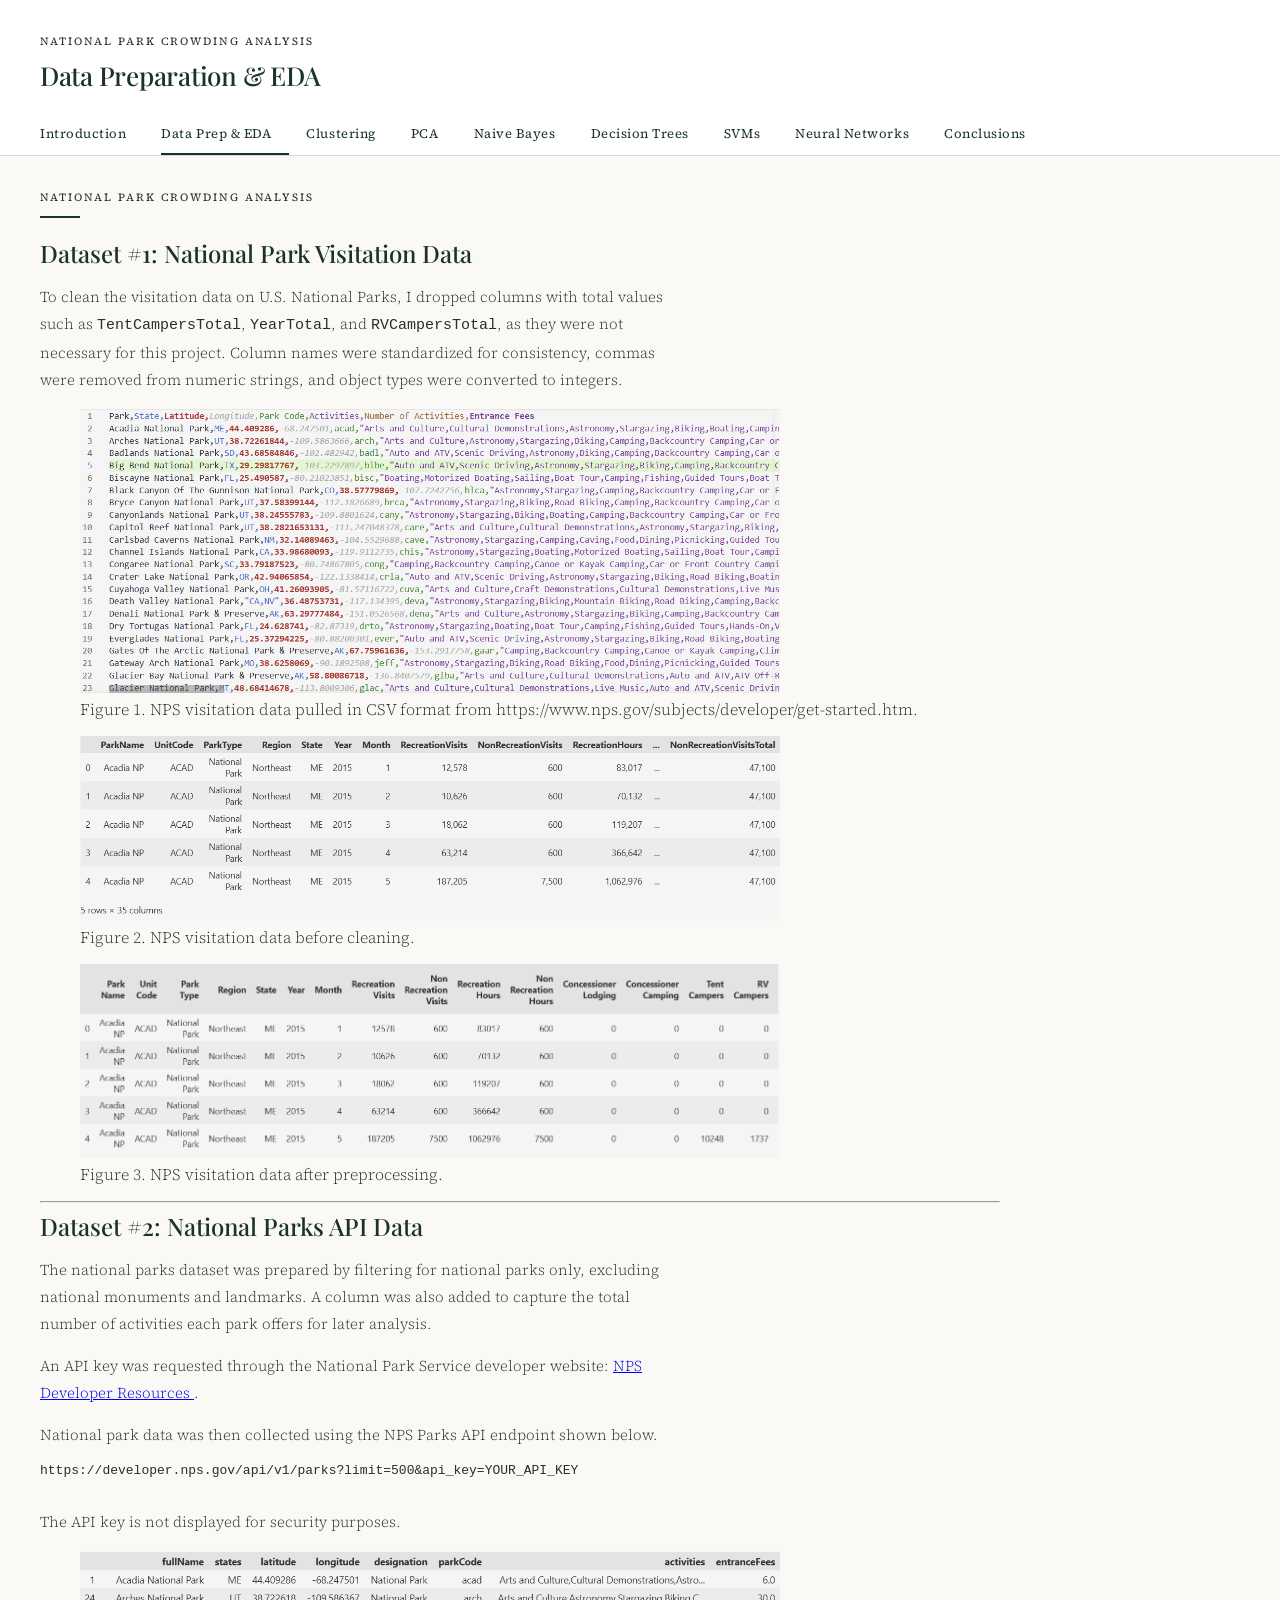
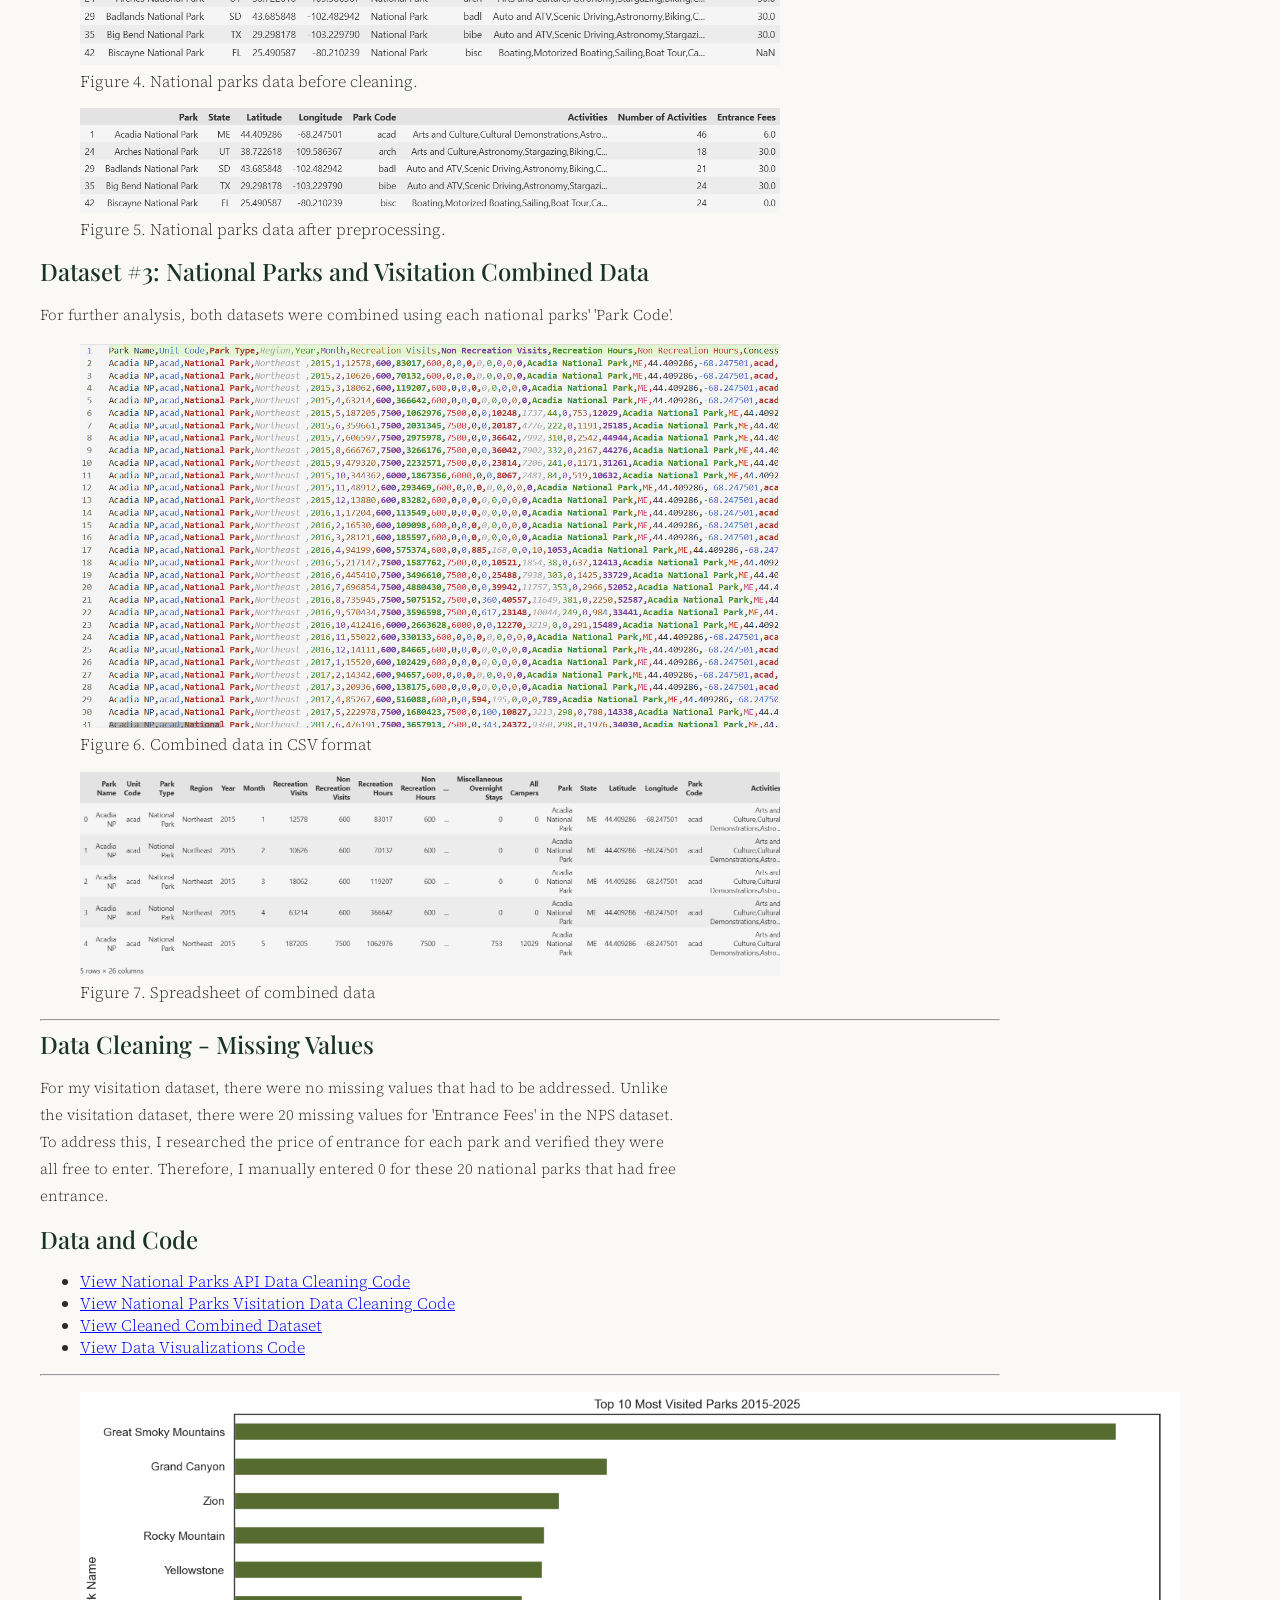
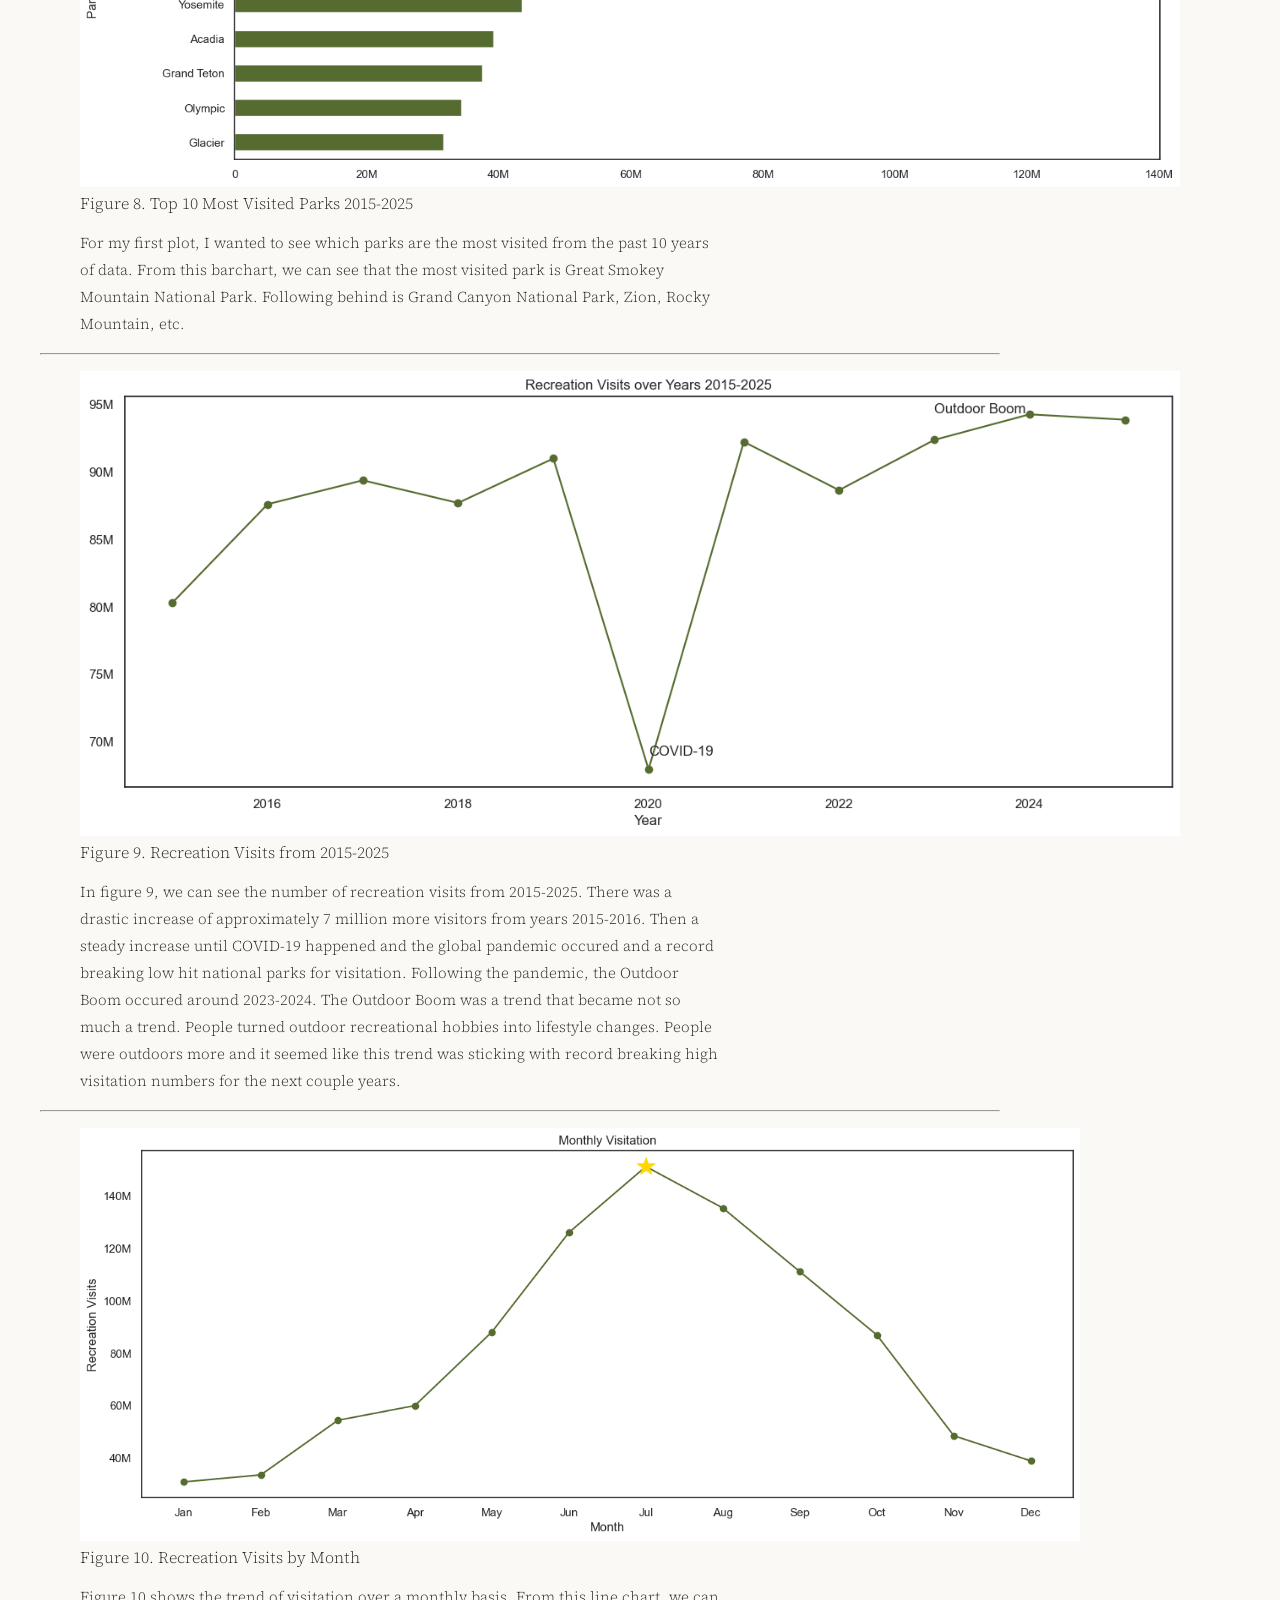
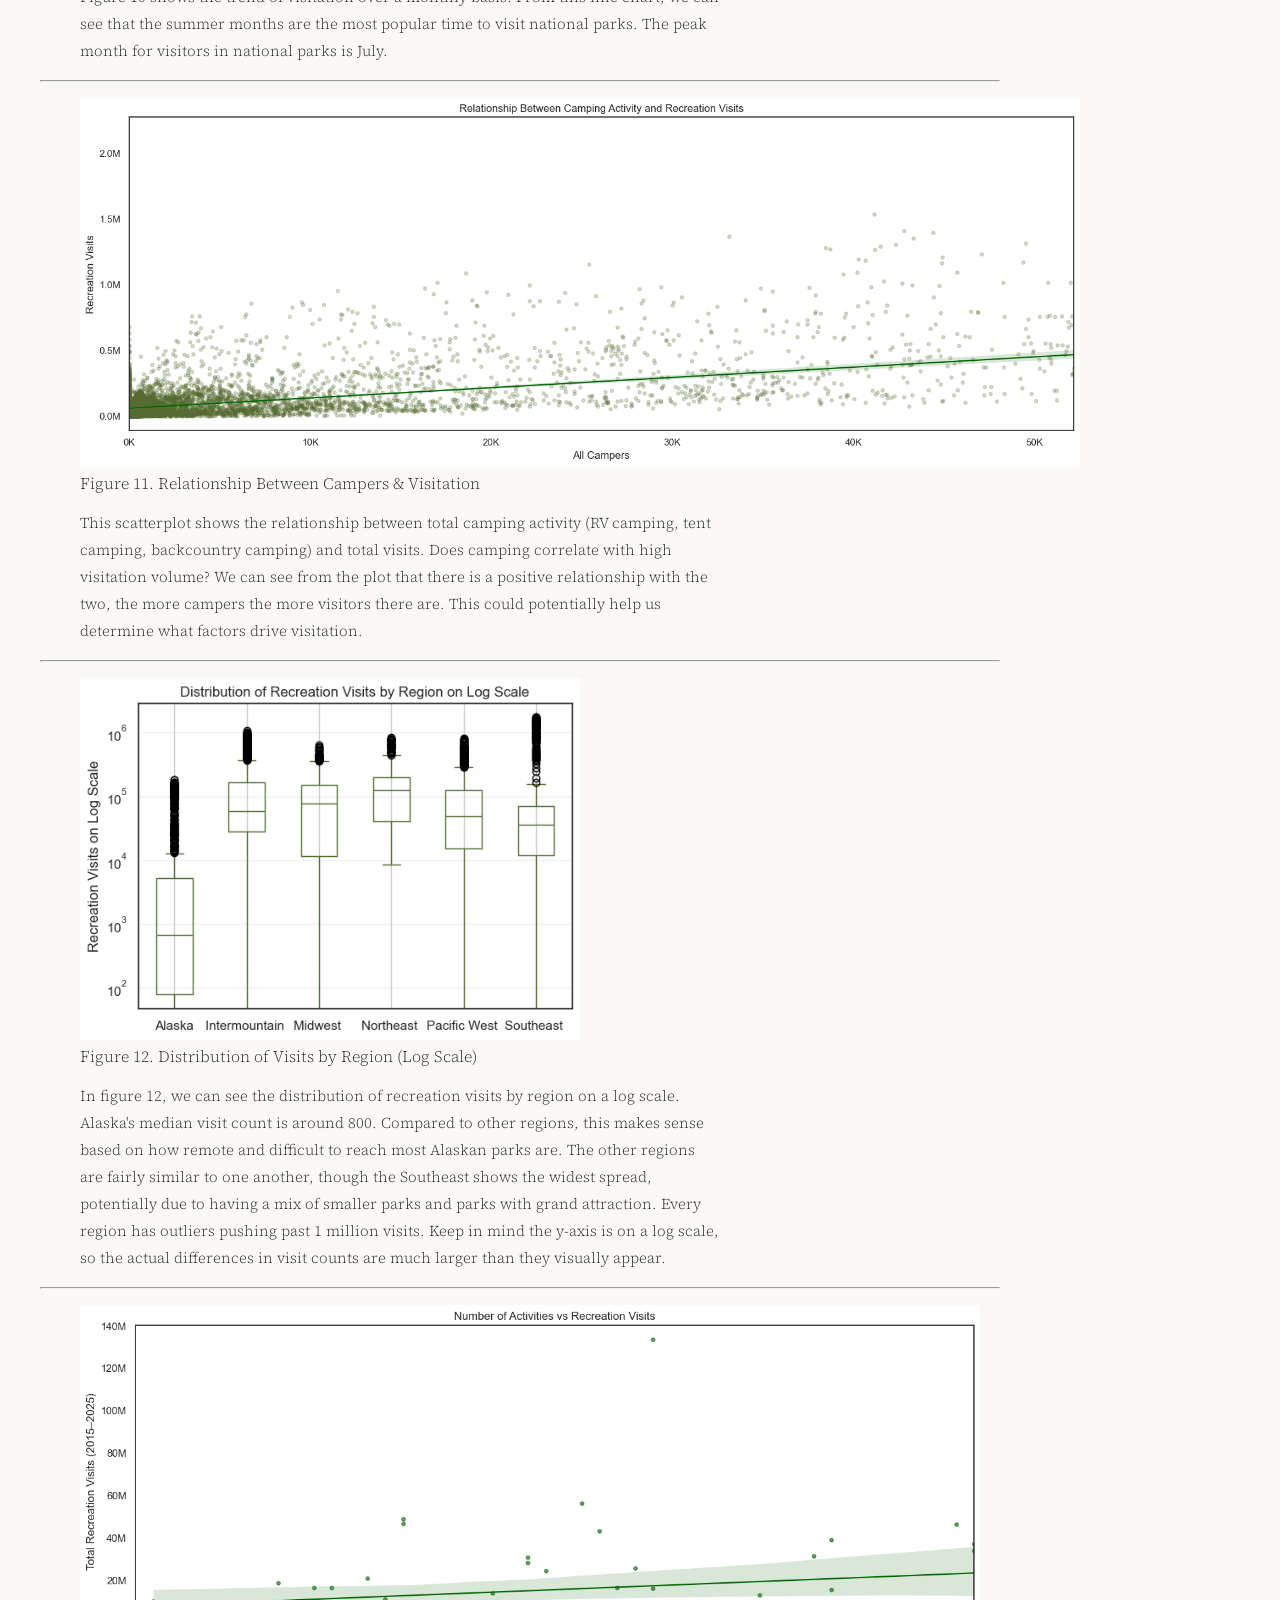
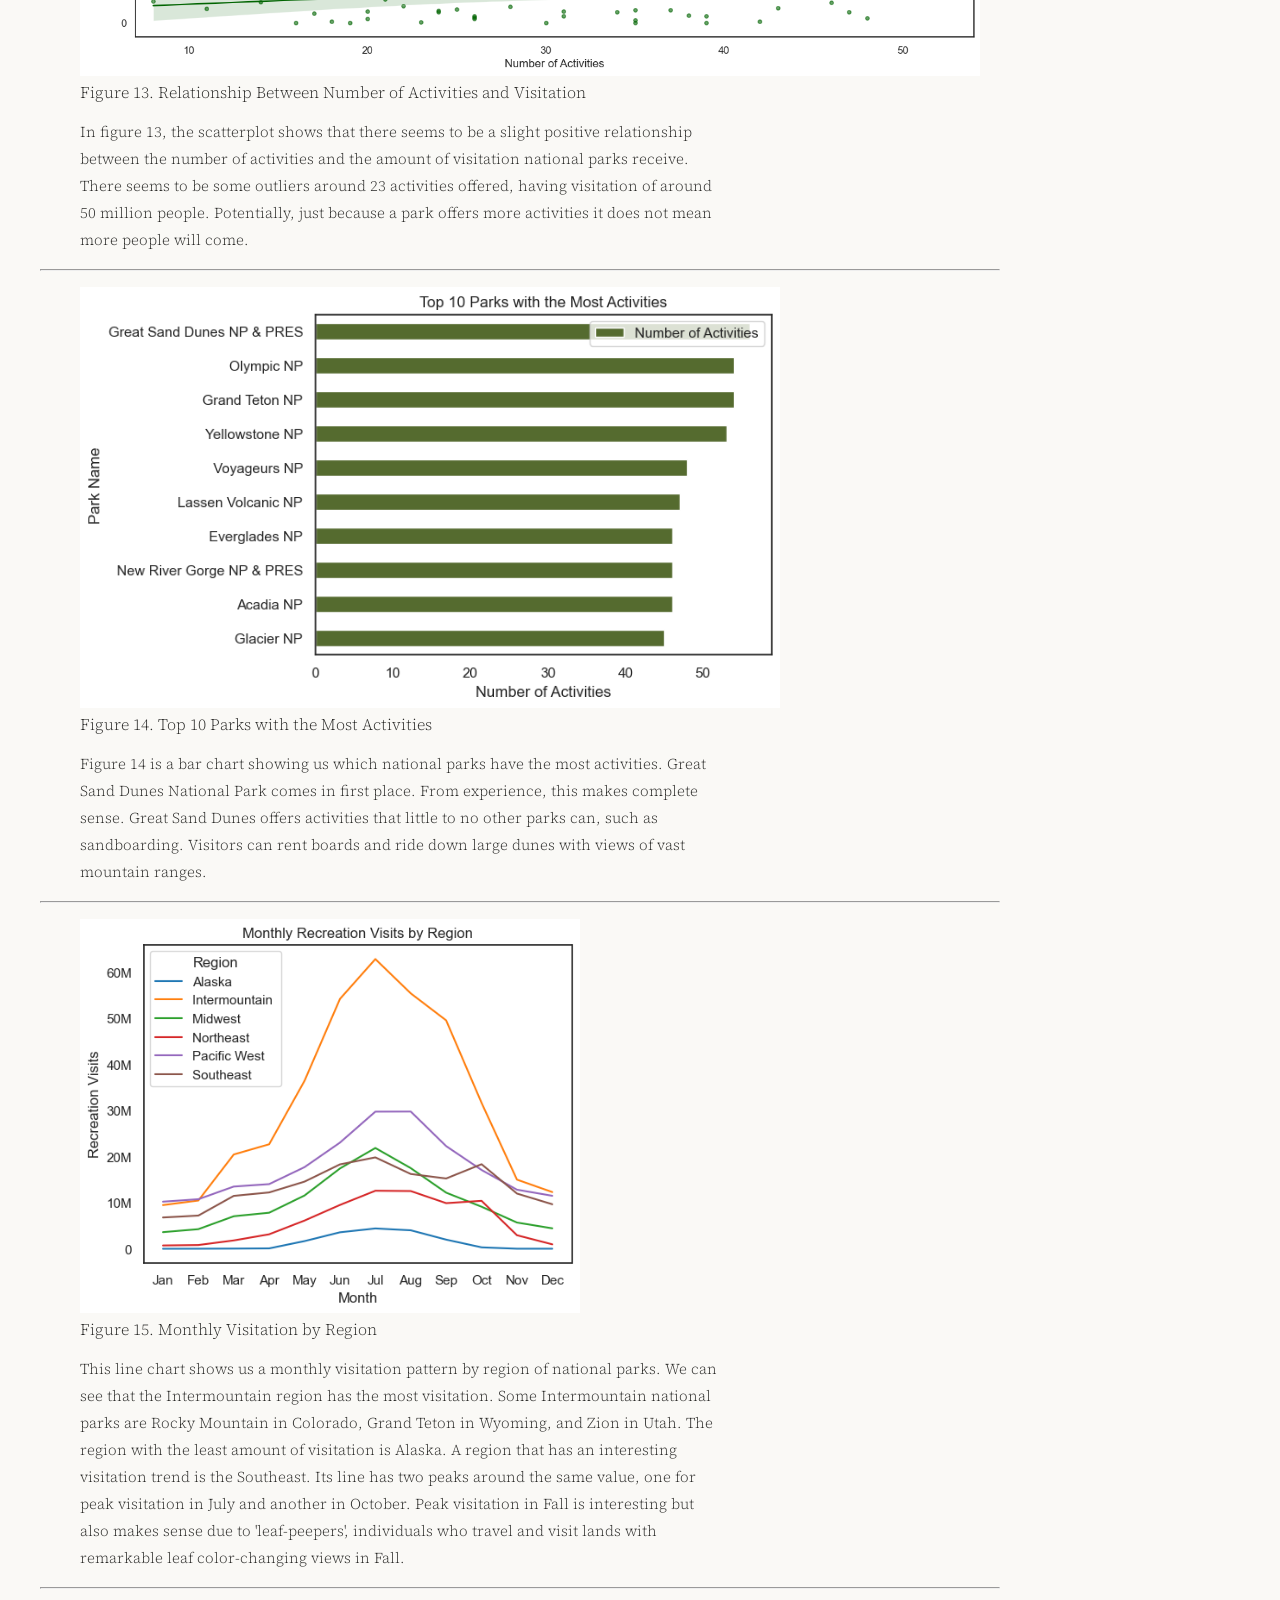
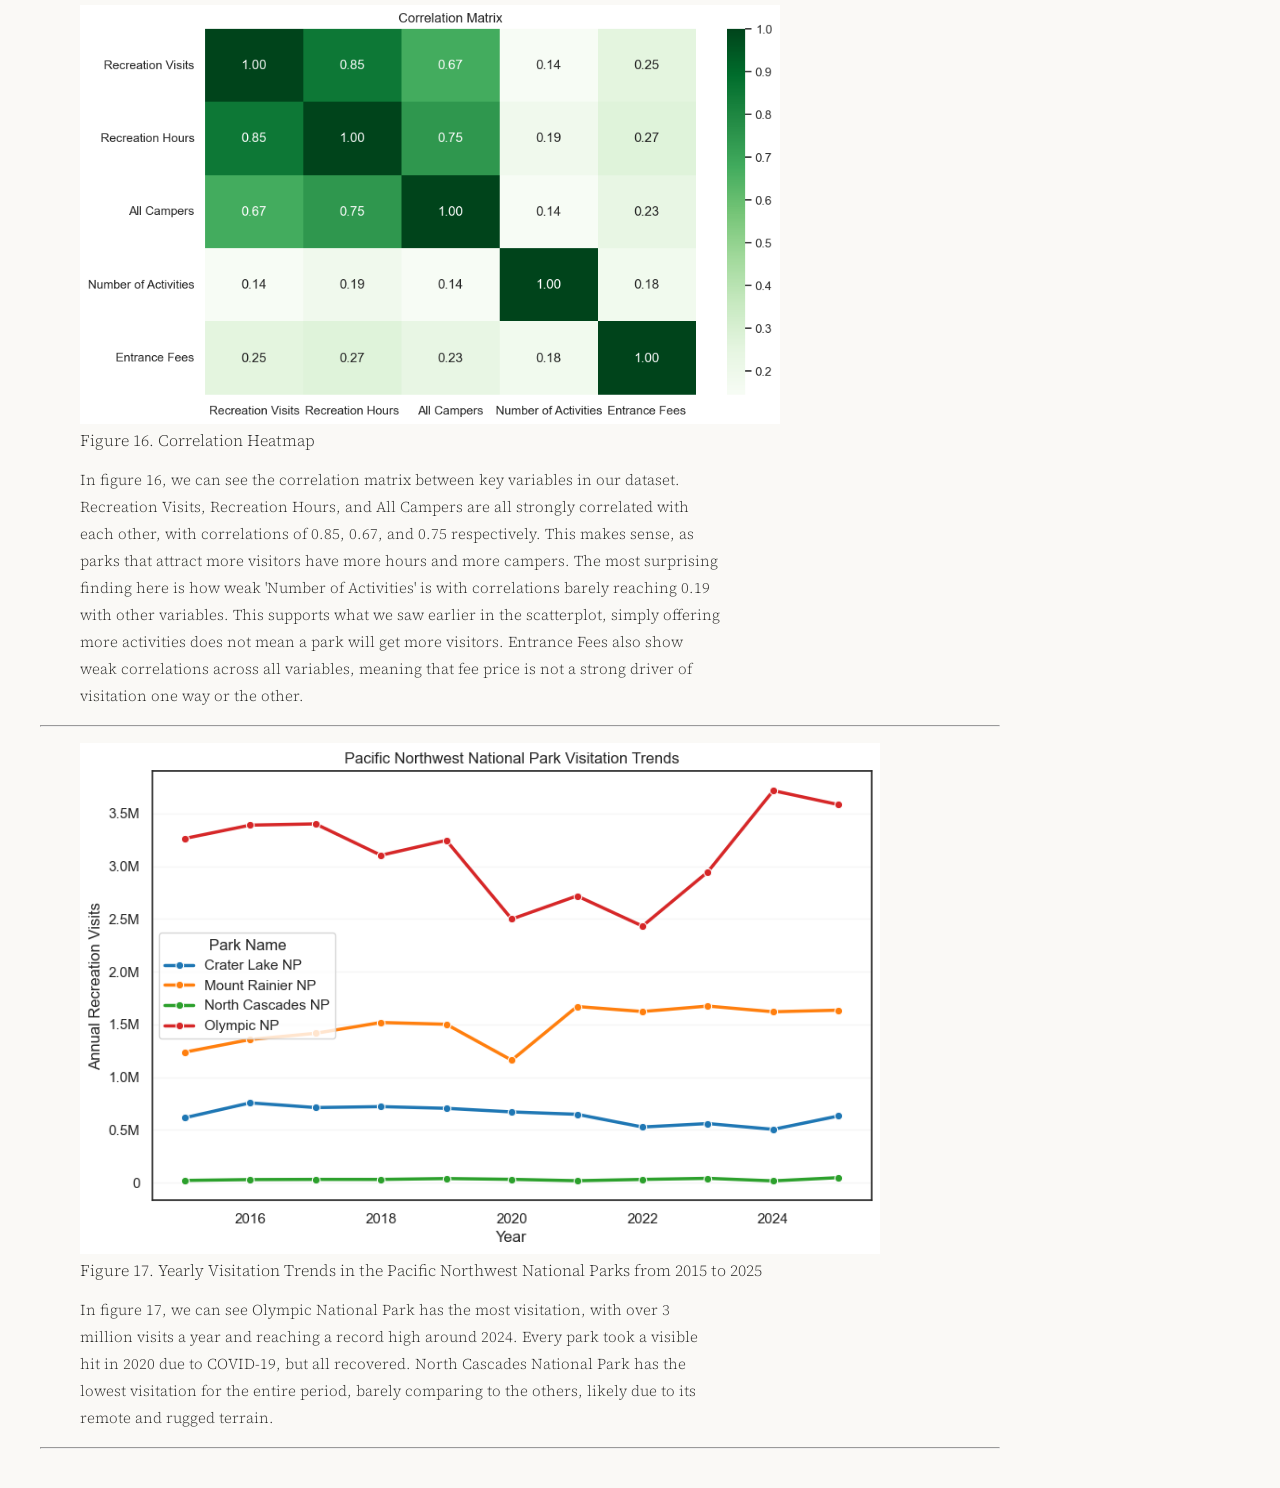
<file: docs/pages/dataprep_eda.html>
<!DOCTYPE html>
<html lang="en">
<head>
  <meta charset="UTF-8">
  <meta name="viewport" content="width=device-width, initial-scale=1.0">
  <title>Data Prep & EDA – National Park Crowding Analysis</title>
  <link rel="stylesheet" href="../style.css">
</head>
<body>

<header>
  <p class="eyebrow">National Park Crowding Analysis</p>
  <h1>Data Preparation &amp; EDA</h1>
  <nav>
    <a href="introduction.html">Introduction</a>
    <a href="dataprep_eda.html" class="active">Data Prep & EDA</a>
    <a href="clustering.html">Clustering</a>
    <a href="pca.html">PCA</a>
    <a href="naivebayes.html">Naive Bayes</a>
    <a href="dectrees.html">Decision Trees</a>
    <a href="svms.html">SVMs</a>
    <a href="nn.html">Neural Networks</a>
    <a href="conclusions.html">Conclusions</a>
  </nav>
</header>

<main>
  <section class="rp-section">
    <p class="section-label">National Park Crowding Analysis</p>
    <hr class="rule">

    <div class="rp-dataset-block">
      <h2>Dataset #1: National Park Visitation Data</h2>
      <p>To clean the visitation data on U.S. National Parks, I dropped columns with total values such as <code>TentCampersTotal</code>, <code>YearTotal</code>, and <code>RVCampersTotal</code>, as they were not necessary for this project. Column names were standardized for consistency, commas were removed from numeric strings, and object types were converted to integers.</p>

      <div class="rp-figure-pair">
        <figure class="rp-figure">
          <img src="../images/visitation_api.png" alt="Raw visitation data sample pulled from API" width="700px">
          <figcaption>Figure 1. NPS visitation data pulled in CSV format from https://www.nps.gov/subjects/developer/get-started.htm.</figcaption>
        </figure>
        <figure class="rp-figure">
          <img src="../images/visitation_data_raw.png" alt="Raw visitation data sample" width="700px">
          <figcaption>Figure 2. NPS visitation data before cleaning.</figcaption>
        </figure>
        <figure class="rp-figure">
          <img src="../images/visitation_data_clean.png" alt="Cleaned visitation data sample" width="700px">
          <figcaption>Figure 3. NPS visitation data after preprocessing.</figcaption>
        </figure>
      </div>
    </div>

    <hr class="rp-separator">

    <div class="rp-dataset-block">
      <h2>Dataset #2: National Parks API Data</h2>
      <p>The national parks dataset was prepared by filtering for national parks only, excluding national monuments and landmarks. A column was also added to capture the total number of activities each park offers for later analysis.</p>
      <p>An API key was requested through the National Park Service developer website:
        <a href="https://www.nps.gov/subjects/developer/get-started.htm" target="_blank">
          NPS Developer Resources
        </a>. </p>

      <p> National park data was then collected using the NPS Parks API endpoint shown below.</p>

      <pre><code>https://developer.nps.gov/api/v1/parks?limit=500&amp;api_key=YOUR_API_KEY
      </code></pre>

      <p> The API key is not displayed for security purposes.</p>

      <div class="rp-figure-pair">
        <figure class="rp-figure">
          <img src="../images/nps_data_raw.png" alt="Raw national parks data sample" width="700px">
          <figcaption>Figure 4. National parks data before cleaning.</figcaption>
        </figure>
        <figure class="rp-figure">
          <img src="../images/nps_data_clean.png" alt="Cleaned national parks data sample" width="700px">
          <figcaption>Figure 5. National parks data after preprocessing.</figcaption>
        </figure>
      </div>
    </div>

    <div class="rp-dataset-block">
      <h2>Dataset #3: National Parks and Visitation Combined Data</h2>
      <p>For further analysis, both datasets were combined using each national parks' 'Park Code'.</p>

      <div class="rp-figure-pair">
        <figure class="rp-figure">
          <img src="../images/combined_clean.png" alt="Raw national parks data sample" width="700px">
          <figcaption>Figure 6. Combined data in CSV format</figcaption>
        </figure>
        <figure class="rp-figure">
          <img src="../images/combined_spreadsheet.png" alt="Cleaned national parks data sample" width="700px">
          <figcaption>Figure 7. Spreadsheet of combined data</figcaption>
        </figure>
      </div>
    </div>

    <hr class="rp-separator">

    <div class="rp-dataset-block">
      <h2>Data Cleaning - Missing Values</h2>
      <p>For my visitation dataset, there were no missing values that had to be addressed. Unlike the visitation dataset, there were 20 missing values for 'Entrance Fees' in the NPS dataset. To address this, I researched the price of entrance for each park and verified they were all free to enter. Therefore, I manually entered 0 for these 20 national parks that had free entrance.</p>
    </div>
    <div class="rp-dataset-block">
      <h2>Data and Code</h2>
      <ul>
        <li>
          <a href="../../notebooks/nps_parks.ipynb" target="_blank">
          View National Parks API Data Cleaning Code
          </a>
      </li>

        <li>
          <a href="../../notebooks/visitation_data.ipynb" target="_blank">
          View National Parks Visitation Data Cleaning Code
          </a>
        </li>

      <li>
        <a href="../../data/clean/combined_nps_visitation.csv" target="_blank">
        View Cleaned Combined Dataset
      </a>
    </li>
        <li>
          <a href="../../notebooks/data_visualizations.ipynb" target="_blank">
          View Data Visualizations Code
          </a>
        </li>
  </ul>
</div>

    <hr class="rp-separator">

    <figure class="rp-figure">
      <img src="../images/top_10_most_visited_parks.png" alt="Top 10 most visited parks" width="1100px">
      <figcaption>Figure 8. Top 10 Most Visited Parks 2015-2025</figcaption>
      <p>For my first plot, I wanted to see which parks are the most visited from the past 10 years of data. From this barchart, we can see that the most visited park is Great Smokey Mountain National Park. Following behind is Grand Canyon National Park, Zion, Rocky Mountain, etc.</p>
    </figure>

    <hr class="rp-separator">

    <figure class="rp-figure">
      <img src="../images/recreation_visits_over_2015-2025.png" alt="Recreation visits over time 2015-2025" width="1100px">
      <figcaption>Figure 9. Recreation Visits from 2015-2025</figcaption>
      <p>In figure 9, we can see the number of recreation visits from 2015-2025. There was a drastic increase of approximately 7 million more visitors from years 2015-2016. Then a steady increase until COVID-19 happened and the global pandemic occured and a record breaking low hit national parks for visitation. Following the pandemic, the Outdoor Boom occured around 2023-2024. The Outdoor Boom was a trend that became not so much a trend. People turned outdoor recreational hobbies into lifestyle changes. People were outdoors more and it seemed like this trend was sticking with record breaking high visitation numbers for the next couple years.</p>
    </figure>

    <hr class="rp-separator">

    <figure class="rp-figure">
      <img src="../images/monthly_visitation.png" alt="Monthly visitation trends" width="1000px">
      <figcaption>Figure 10. Recreation Visits by Month</figcaption>
      <p>Figure 10 shows the trend of visitation over a monthly basis. From this line chart, we can see that the summer months are the most popular time to visit national parks. The peak month for visitors in national parks is July.</p>
    </figure>

    <hr class="rp-separator">

    <figure class="rp-figure">
      <img src="../images/camping_vs_visits.png" alt="Relationship between campers and visitation" width="1000px">
      <figcaption>Figure 11. Relationship Between Campers &amp; Visitation</figcaption>
      <p>This scatterplot shows the relationship between total camping activity (RV camping, tent camping, backcountry camping) and total visits. Does camping correlate with high visitation volume? We can see from the plot that there is a positive relationship with the two, the more campers the more visitors there are. This could potentially help us determine what factors drive visitation.</p>
    </figure>

    <hr class="rp-separator">

    <figure class="rp-figure">
      <img src="../images/visits_by_region_log_scale.png" alt="Distribution of visits by region on log scale" width="500px">
      <figcaption>Figure 12. Distribution of Visits by Region (Log Scale)</figcaption>
      <p>In figure 12, we can see the distribution of recreation visits by region on a log scale. Alaska's median visit count is around 800. Compared to other regions, this makes sense based on how remote and difficult to reach most Alaskan parks are. The other regions are fairly similar to one another, though the Southeast shows the widest spread, potentially due to having a mix of smaller parks and parks with grand attraction. Every region has outliers pushing past 1 million visits. Keep in mind the y-axis is on a log scale, so the actual differences in visit counts are much larger than they visually appear.</p>
    </figure>

    <hr class="rp-separator">

    <figure class="rp-figure">
      <img src="../images/visits_vs_num_act.png" alt="Relationship between number of activities and visitation" width="900px">
      <figcaption>Figure 13. Relationship Between Number of Activities and Visitation</figcaption>
      <p>In figure 13, the scatterplot shows that there seems to be a slight positive relationship between the number of activities and the amount of visitation national parks receive. There seems to be some outliers around 23 activities offered, having visitation of around 50 million people. Potentially, just because a park offers more activities it does not mean more people will come.</p>
    </figure>

    <hr class="rp-separator">

    <figure class="rp-figure">
      <img src="../images/top_10_parks_most_activities.png" alt="Top 10 parks with most activities" width="700px">
      <figcaption>Figure 14. Top 10 Parks with the Most Activities</figcaption>
      <p>Figure 14 is a bar chart showing us which national parks have the most activities. Great Sand Dunes National Park comes in first place. From experience, this makes complete sense. Great Sand Dunes offers activities that little to no other parks can, such as sandboarding. Visitors can rent boards and ride down large dunes with views of vast mountain ranges.</p>
    </figure>

    <hr class="rp-separator">

    <figure class="rp-figure">
      <img src="../images/monthly_visits_by_region.png" alt="Monthly visitation by region" width="500px">
      <figcaption>Figure 15. Monthly Visitation by Region</figcaption>
      <p>This line chart shows us a monthly visitation pattern by region of national parks. We can see that the Intermountain region has the most visitation. Some Intermountain national parks are Rocky Mountain in Colorado, Grand Teton in Wyoming, and Zion in Utah. The region with the least amount of visitation is Alaska. A region that has an interesting visitation trend is the Southeast. Its line has two peaks around the same value, one for peak visitation in July and another in October. Peak visitation in Fall is interesting but also makes sense due to 'leaf-peepers', individuals who travel and visit lands with remarkable leaf color-changing views in Fall.</p>
    </figure>

    <hr class="rp-separator">

    <figure class="rp-figure">
      <img src="../images/corr_heatmap.png" alt="Correlation heatmap of key variables" width="700px">
      <figcaption>Figure 16. Correlation Heatmap</figcaption>
      <p>In figure 16, we can see the correlation matrix between key variables in our dataset. Recreation Visits, Recreation Hours, and All Campers are all strongly correlated with each other, with correlations of 0.85, 0.67, and 0.75 respectively. This makes sense, as parks that attract more visitors have more hours and more campers. The most surprising finding here is how weak 'Number of Activities' is with correlations barely reaching 0.19 with other variables. This supports what we saw earlier in the scatterplot, simply offering more activities does not mean a park will get more visitors. Entrance Fees also show weak correlations across all variables, meaning that fee price is not a strong driver of visitation one way or the other.</p>
    </figure>

    <hr class="rp-separator">

    <figure class="rp-figure">
      <img src="../images/pnw_visitation.png" alt="Yearly visitation trends in Pacific Northwest national parks" width="800px">
      <figcaption>Figure 17. Yearly Visitation Trends in the Pacific Northwest National Parks from 2015 to 2025</figcaption>
      <p>In figure 17, we can see Olympic National Park has the most visitation, with over 3 million visits a year and reaching a record high around 2024. Every park took a visible hit in 2020 due to COVID-19, but all recovered. North Cascades National Park has the lowest visitation for the entire period, barely comparing to the others, likely due to its remote and rugged terrain.</p>
    </figure>

    <hr class="rp-separator">

  </section>
</main>

</body>
</html>
</file>
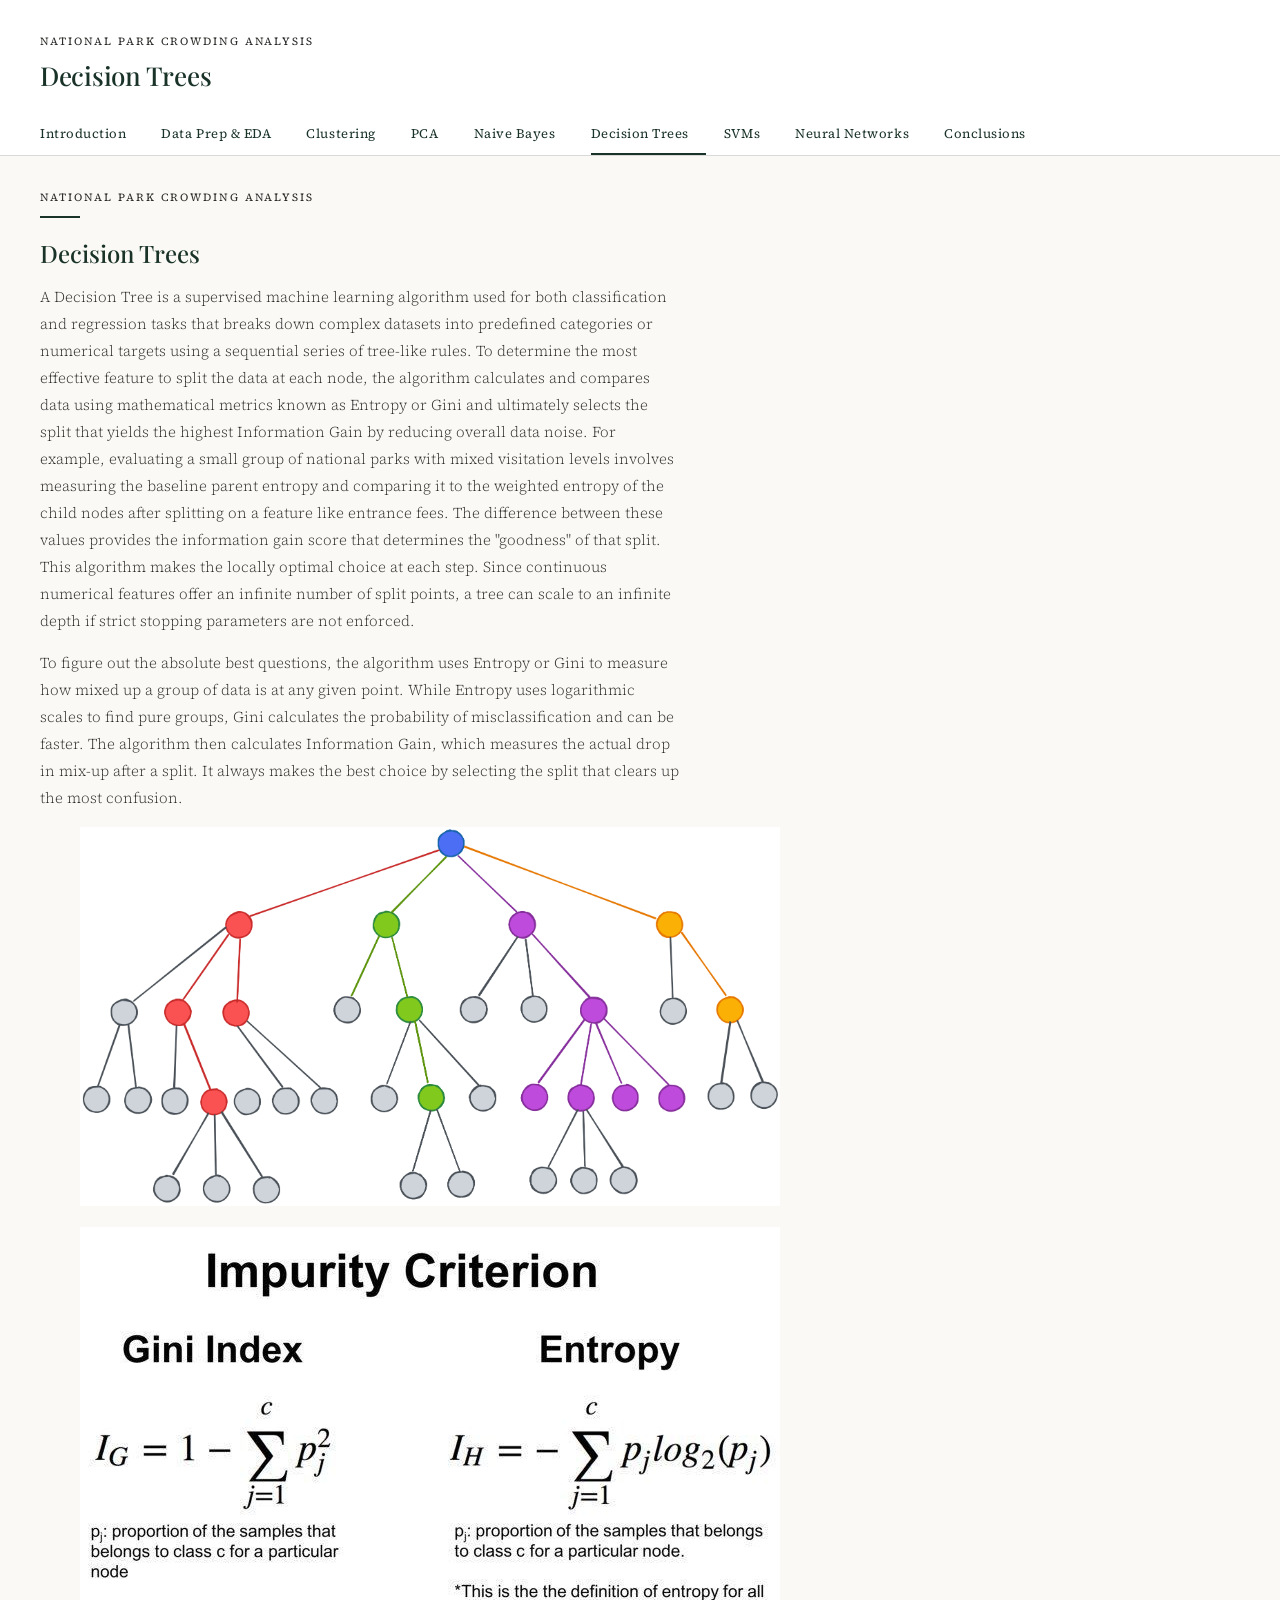
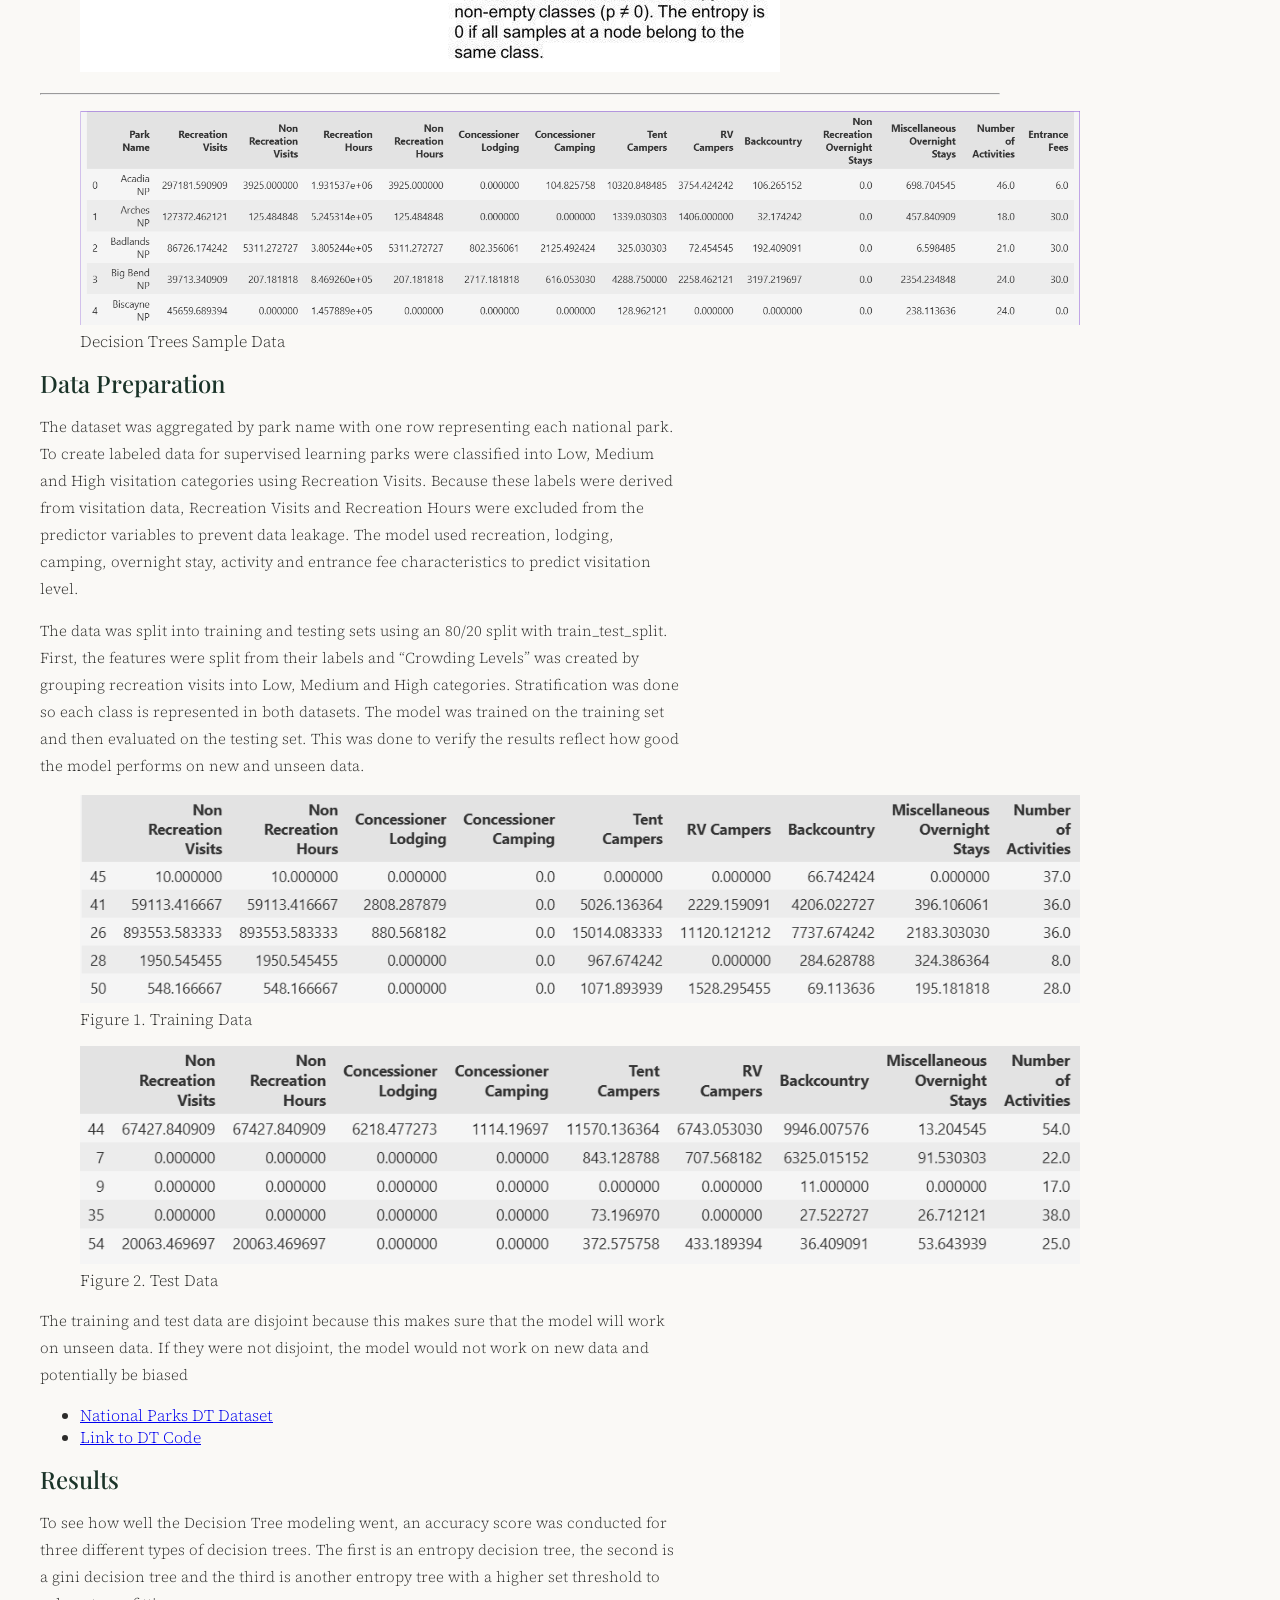
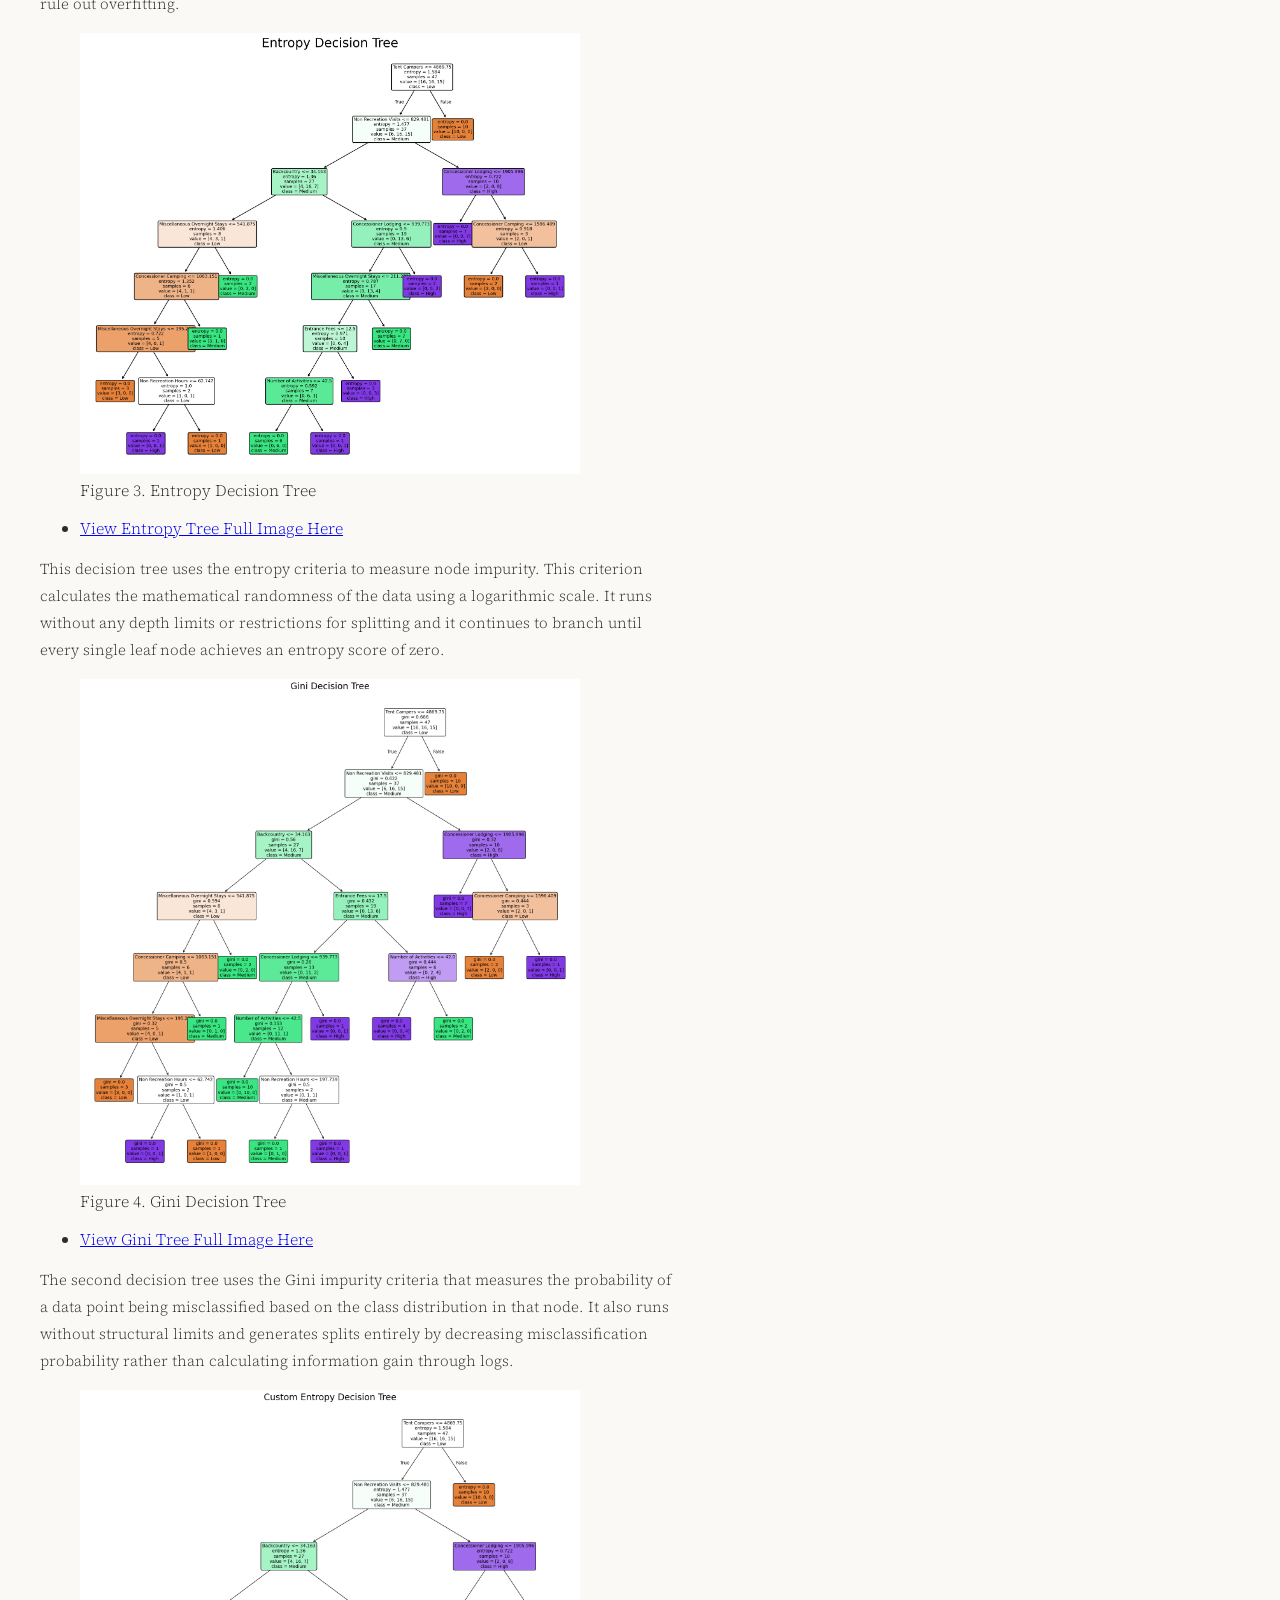
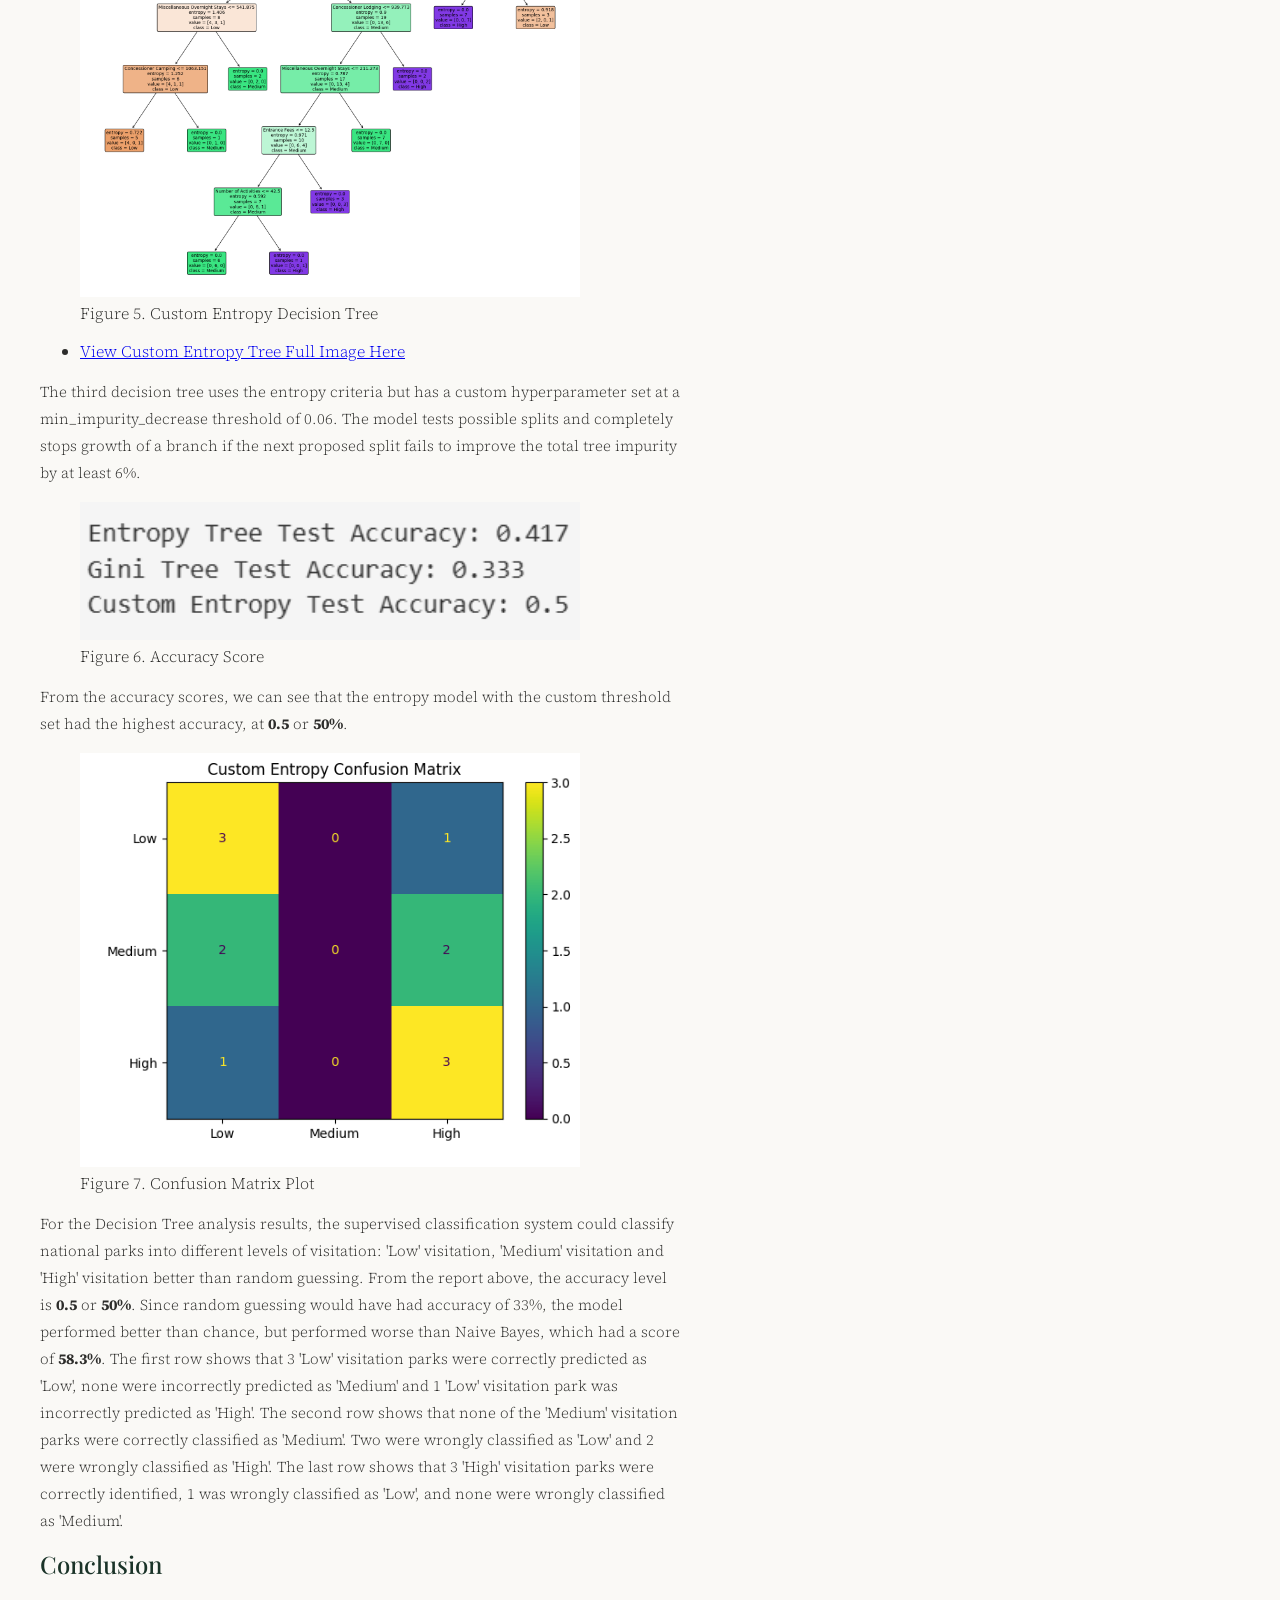
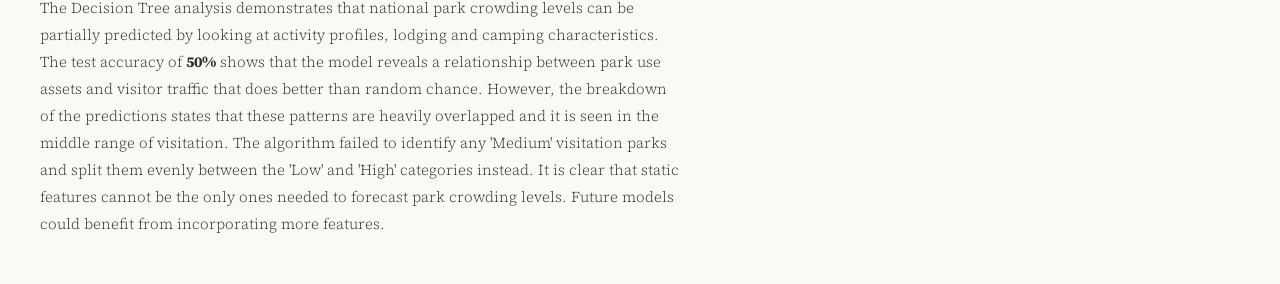
<file: docs/pages/dectrees.html>
<!DOCTYPE html>
<html lang="en">
<head>
  <meta charset="UTF-8">
  <meta name="viewport" content="width=device-width, initial-scale=1.0">
  <title>Decision Trees – National Park Crowding Analysis</title>
  <link rel="stylesheet" href="../style.css">
</head>
<body>

<header>
  <p class="eyebrow">National Park Crowding Analysis</p>
  <h1>Decision Trees</h1>
  <nav>
    <a href="introduction.html">Introduction</a>
    <a href="dataprep_eda.html">Data Prep & EDA</a>
    <a href="clustering.html">Clustering</a>
    <a href="pca.html">PCA</a>
    <a href="naivebayes.html">Naive Bayes</a>
    <a href="dectrees.html" class="active">Decision Trees</a>
    <a href="svms.html">SVMs</a>
    <a href="nn.html">Neural Networks</a>
    <a href="conclusions.html">Conclusions</a>
  </nav>
</header>

<main>
  <section class="rp-section">
    <p class="section-label">National Park Crowding Analysis</p>
    <hr class="rule">

    <div class="rp-dataset-block">
      <h2>Decision Trees</h2>
      <p>A Decision Tree is a supervised machine learning algorithm used for both classification and regression tasks that breaks down complex datasets into predefined categories or numerical targets using a sequential series of tree-like rules. 
        To determine the most effective feature to split the data at each node, the algorithm calculates and compares data using mathematical metrics known as Entropy or Gini and ultimately selects the split that yields the highest Information Gain by reducing overall data noise. 
        For example, evaluating a small group of national parks with mixed visitation levels involves measuring the baseline parent entropy and comparing it to the weighted entropy of the child nodes after splitting on a feature like entrance fees. The difference between these values provides the information gain score that determines the "goodness" of that split. 
        This algorithm makes the locally optimal choice at each step. Since continuous numerical features offer an infinite number of split points, a tree can scale to an infinite depth if strict stopping parameters are not enforced.
      </p>
      <p>To figure out the absolute best questions, the algorithm uses Entropy or Gini to measure how mixed up a group of data is at any given point. While Entropy uses logarithmic scales to find pure groups, Gini calculates the probability of misclassification and can be faster. The algorithm then calculates Information Gain, which measures the actual drop in mix-up after a split. It always makes the best choice by selecting the split that clears up the most confusion.</p>
    </div>

    <figure class="rp-figure">
      <img src="../images/decision_tree.png" width="700px" alt="Decision Tree example diagram">
    </figure>

    <figure class="rp-figure">
      <img src="../images/gini_vs_entropy.png" width="700px" alt="Gini vs Entropy diagram">
    </figure>

    <hr class="rp-separator">

    <figure class="rp-figure">
      <img src="../images/park_agg.png" width="1000px" alt="Aggregated park data sample">
      <figcaption>Decision Trees Sample Data</figcaption>
    </figure>

    <div class="rp-dataset-block">
      <h2>Data Preparation</h2>
      <p>The dataset was aggregated by park name with one row representing each national park. 
        To create labeled data for supervised learning parks were classified into Low, Medium and High visitation categories using Recreation Visits. 
        Because these labels were derived from visitation data, Recreation Visits and Recreation Hours were excluded from the predictor variables to prevent data leakage. 
        The model used recreation, lodging, camping, overnight stay, activity and entrance fee characteristics to predict visitation level.
      </p>
      <p>The data was split into training and testing sets using an 80/20 split with train_test_split. First, the features were split from their labels and “Crowding Levels” was created by grouping recreation visits into Low, Medium and High categories. 
        Stratification was done so each class is represented in both datasets. The model was trained on the training set and then evaluated on the testing set. This was done to verify the results reflect how good the model performs on new and unseen data.</p>
      <figure class="rp-figure"> 
        <img src="../images/training_data.png" width="1000px" alt="Training data"> 
        <figcaption> Figure 1. Training Data</figcaption>
      </figure>
      <figure class="rp-figure"> 
        <img src="../images/test_data.png" width="1000px" alt="Test data after split"> 
        <figcaption> Figure 2. Test Data</figcaption>
      </figure>
      <p>The training and test data are disjoint because this makes sure that the model will work on unseen data. If they were not disjoint, the model would not work on new data and potentially be biased</p>

      <ul>
        <li><a href="../data/park_agg.csv" target="_blank">National Parks DT Dataset</a></li>
        <li><a href="../data/decision_tree.ipynb" target="_blank">Link to DT Code</a></li>
      </ul>
    </div>

    <div class="rp-dataset-block">
      <h2>Results</h2>
      <p>
        To see how well the Decision Tree modeling went, an accuracy score was conducted for three different types of decision trees. The first is an entropy decision tree, the second is a gini decision tree and the third is another entropy tree with a higher set threshold to rule out overfitting.
      </p>

      <figure class="rp-figure">
        <img src="../images/entropy_tree.png" width="500px" alt="Entropy DT">
        <figcaption>Figure 3. Entropy Decision Tree</figcaption>
      </figure>
        <ul>
        <li><a href="../images/entropy_tree.png" target="_blank">View Entropy Tree Full Image Here</a></li>
        </ul>
      <p>This decision tree uses the entropy criteria to measure node impurity. This criterion calculates the mathematical randomness of the data using a logarithmic scale. 
        It runs without any depth limits or restrictions for splitting and it continues to branch until every single leaf node achieves an entropy score of zero.</p>

      <figure class="rp-figure">
        <img src="../images/gini_dt.png" width="500px" alt="Gini DT">
        <figcaption>Figure 4. Gini Decision Tree</figcaption>
      </figure>
        <ul>
        <li><a href="../images/gini_dt.png" target="_blank">View Gini Tree Full Image Here</a></li>
        </ul>
      <p>The second decision tree uses the Gini impurity criteria that measures the probability of a data point being misclassified based on the class distribution in that node. 
        It also runs without structural limits and generates splits entirely by decreasing misclassification probability rather than calculating information gain through logs.</p>

      <figure class="rp-figure">
        <img src="../images/custom_entropy_dt.png" width="500px" alt="Custom DT">
        <figcaption>Figure 5. Custom Entropy Decision Tree</figcaption>
      </figure>
        <ul>
        <li><a href="../images/custom_entropy_dt.png" target="_blank">View  Custom Entropy Tree Full Image Here</a></li>
        </ul>
      <p>The third decision tree uses the entropy criteria but has a custom hyperparameter set at a min_impurity_decrease threshold of 0.06. 
        The model tests possible splits and completely stops growth of a branch if the next proposed split fails to improve the total tree impurity by at least 6%.</p>

      <figure class="rp-figure">
        <img src="../images/dt_accuracy_scores.png" width="500px" alt="Accuracy Scores">
        <figcaption>Figure 6. Accuracy Score</figcaption>
      </figure>
      <p>From the accuracy scores, we can see that the entropy model with the custom threshold set had the highest accuracy, at <strong>0.5</strong> or <strong>50%</strong>. </p>

      <figure class="rp-figure">
        <img src="../images/dt_confusion_matrix.png" width="500px" alt="Confusion Matrix">
        <figcaption>Figure 7. Confusion Matrix Plot</figcaption>
      </figure>

      <p>For the Decision Tree analysis results, the supervised classification system could classify national parks into different levels of visitation: 'Low' visitation, 'Medium' visitation and 'High' visitation better than random guessing. 
        From the report above, the accuracy level is <strong>0.5</strong> or <strong>50%</strong>. Since random guessing would have had accuracy of 33%, the model performed better than chance, but performed worse than Naive Bayes, which had a score of <strong>58.3%</strong>. 
        The first row shows that 3 'Low' visitation parks were correctly predicted as 'Low', none were incorrectly predicted as 'Medium' and 1 'Low' visitation park was incorrectly predicted as 'High'. 
        The second row shows that none of the 'Medium' visitation parks were correctly classified as 'Medium'. Two were wrongly classified as 'Low' and 2 were wrongly classified as 'High'. The last row shows that 3 'High' visitation parks were correctly identified, 1 was wrongly classified as 'Low', and none were wrongly classified as 'Medium'. </p>
    </div>

    <div class="rp-dataset-block">
      <h2>Conclusion</h2>
      <p>The Decision Tree analysis demonstrates that national park crowding levels can be partially predicted by looking at activity profiles, lodging and camping characteristics. 
        The test accuracy of <strong>50%</strong> shows that the model reveals a relationship between park use assets and visitor traffic that does better than random chance. However, the breakdown of the predictions states that these patterns are heavily overlapped and it is seen in the middle range of visitation. 
        The algorithm failed to identify any 'Medium' visitation parks and split them evenly between the 'Low' and 'High' categories instead. It is clear that static features cannot be the only ones needed to forecast park crowding levels. Future models could benefit from incorporating more features.</p>
    </div>

  </section>
</main>

</body>
</html>
</file>
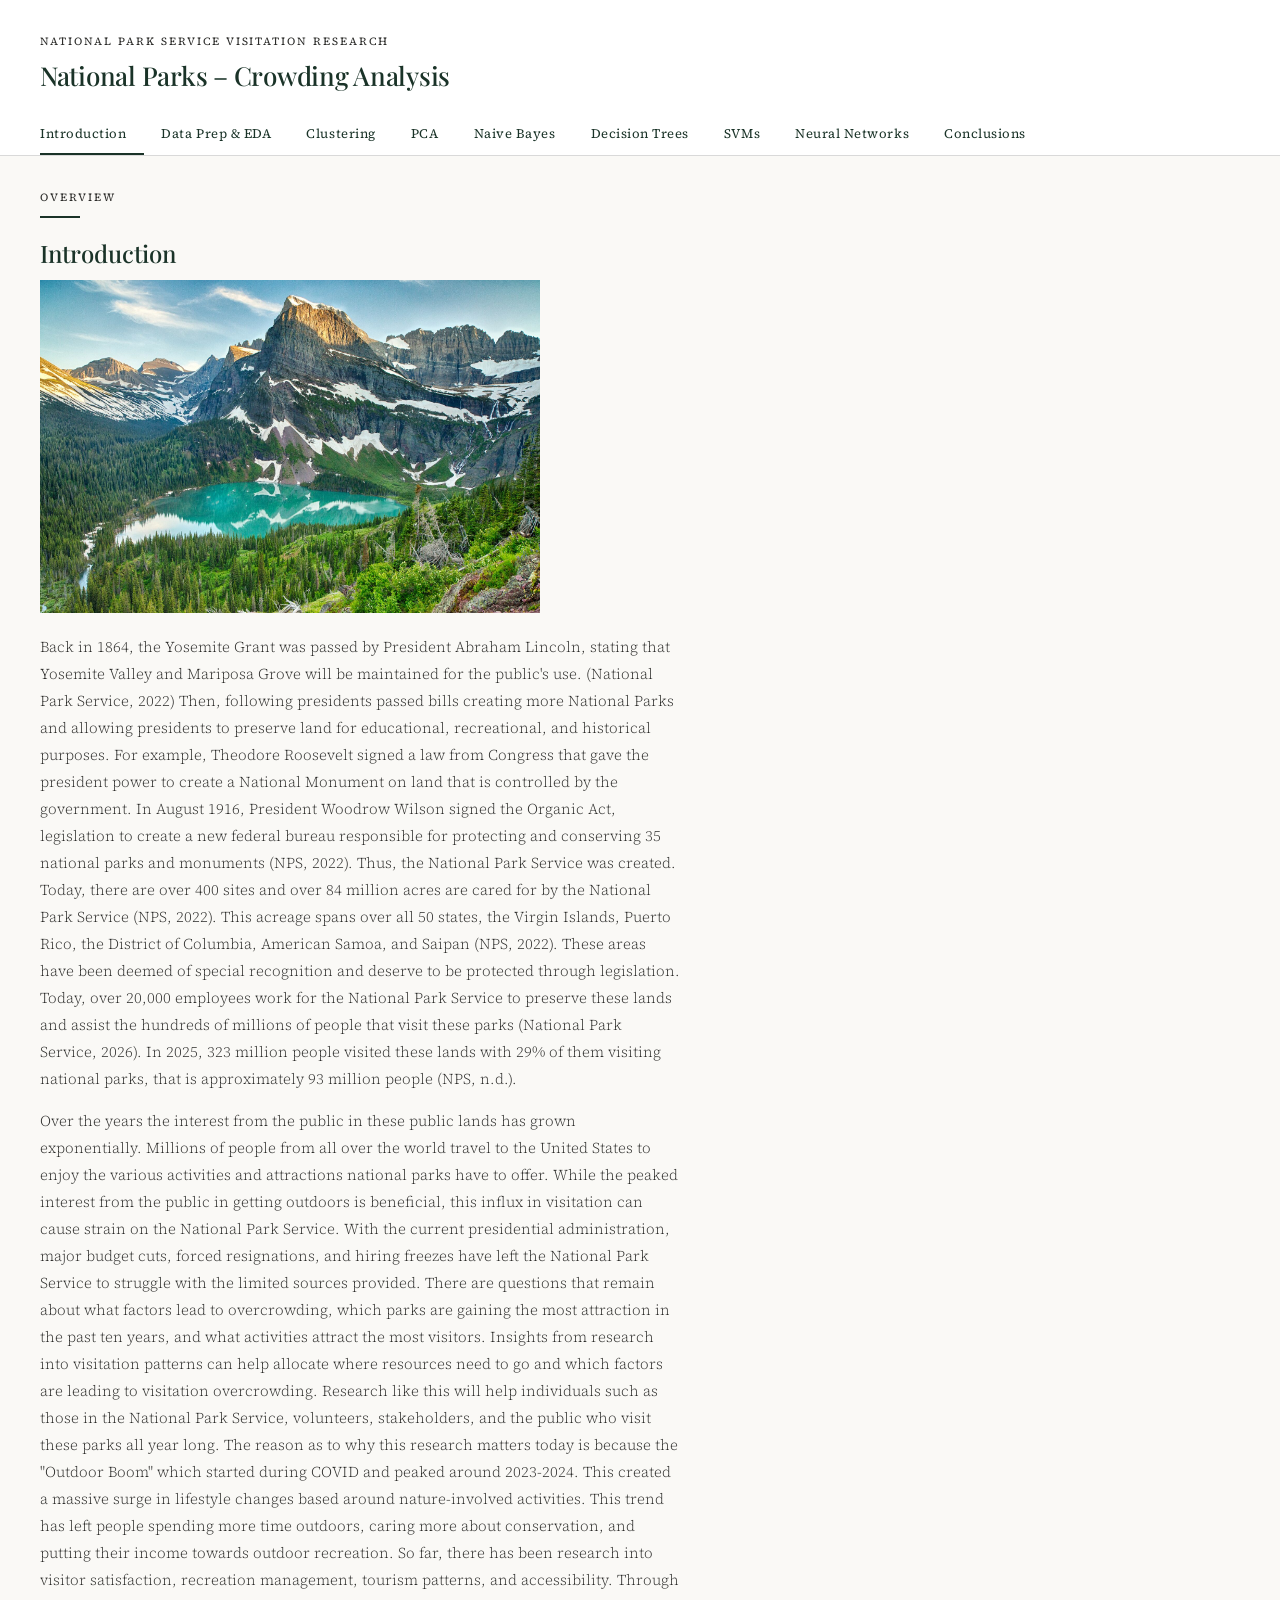
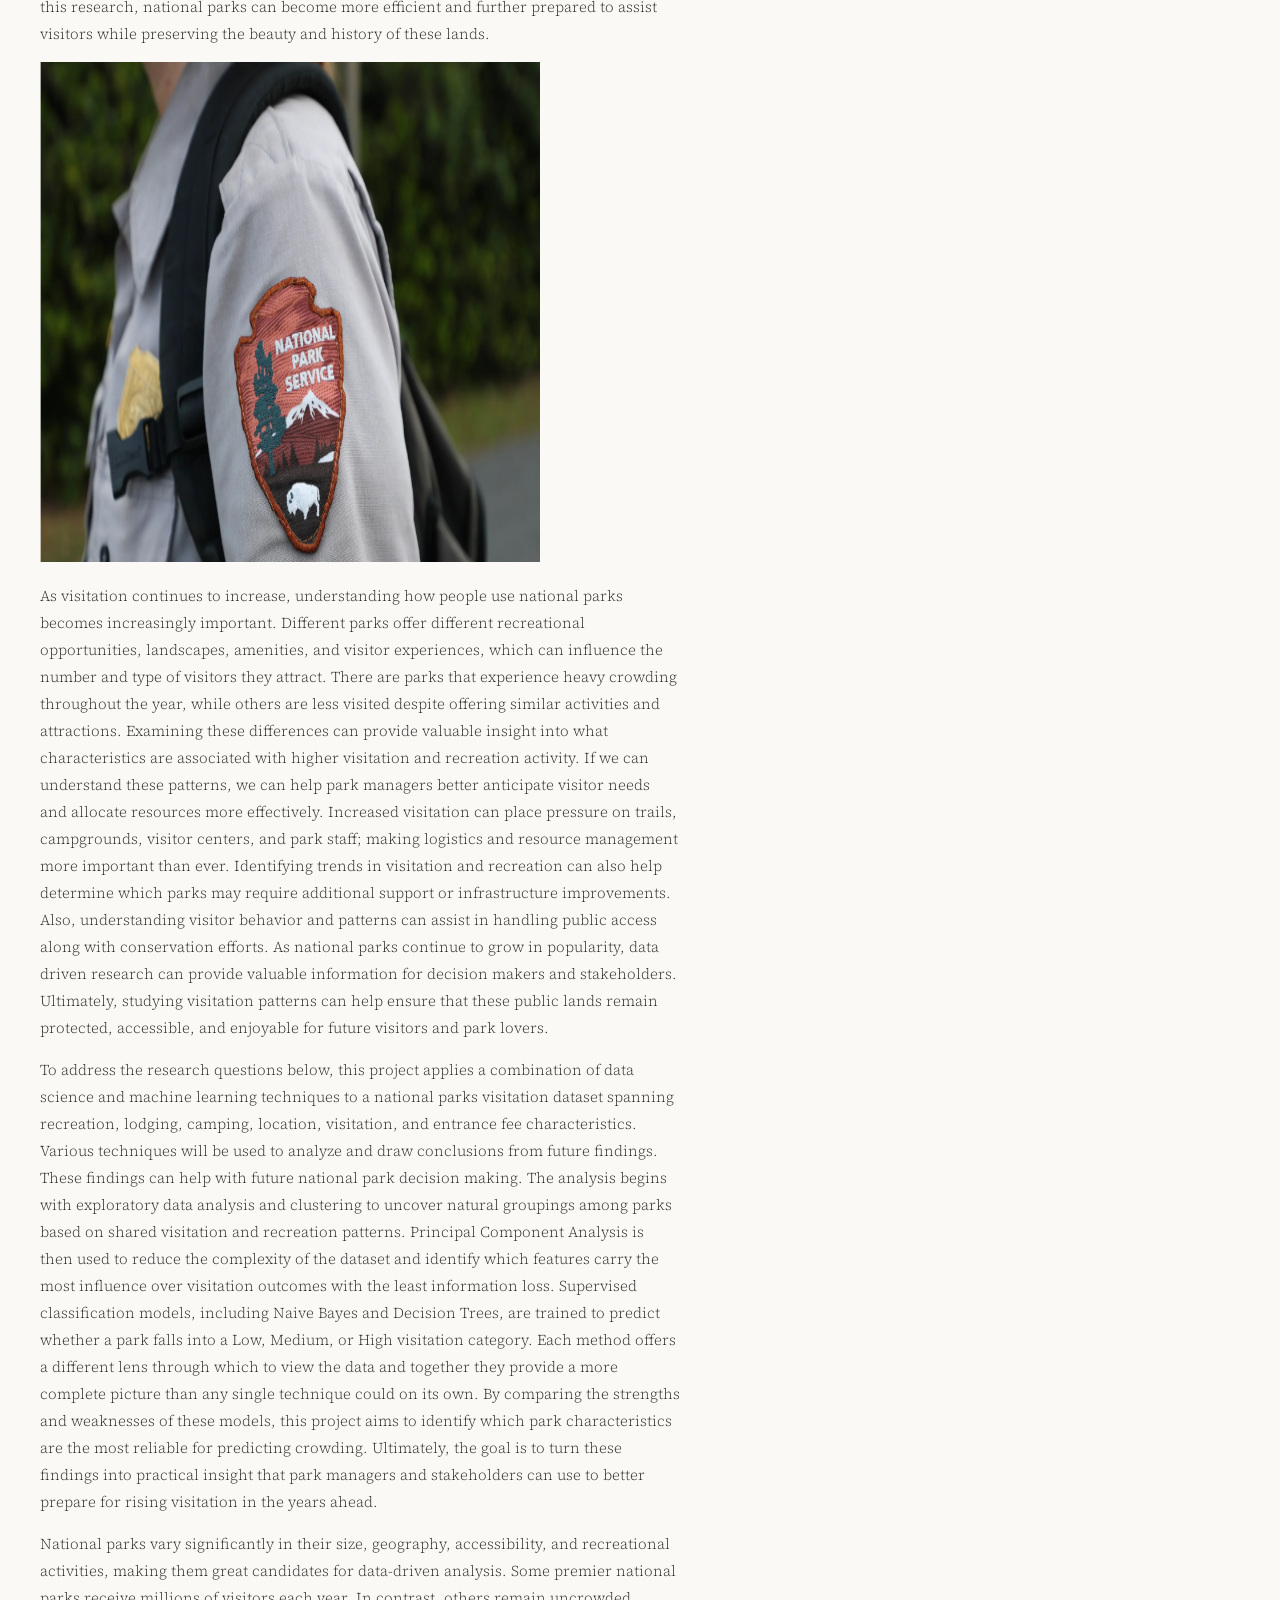
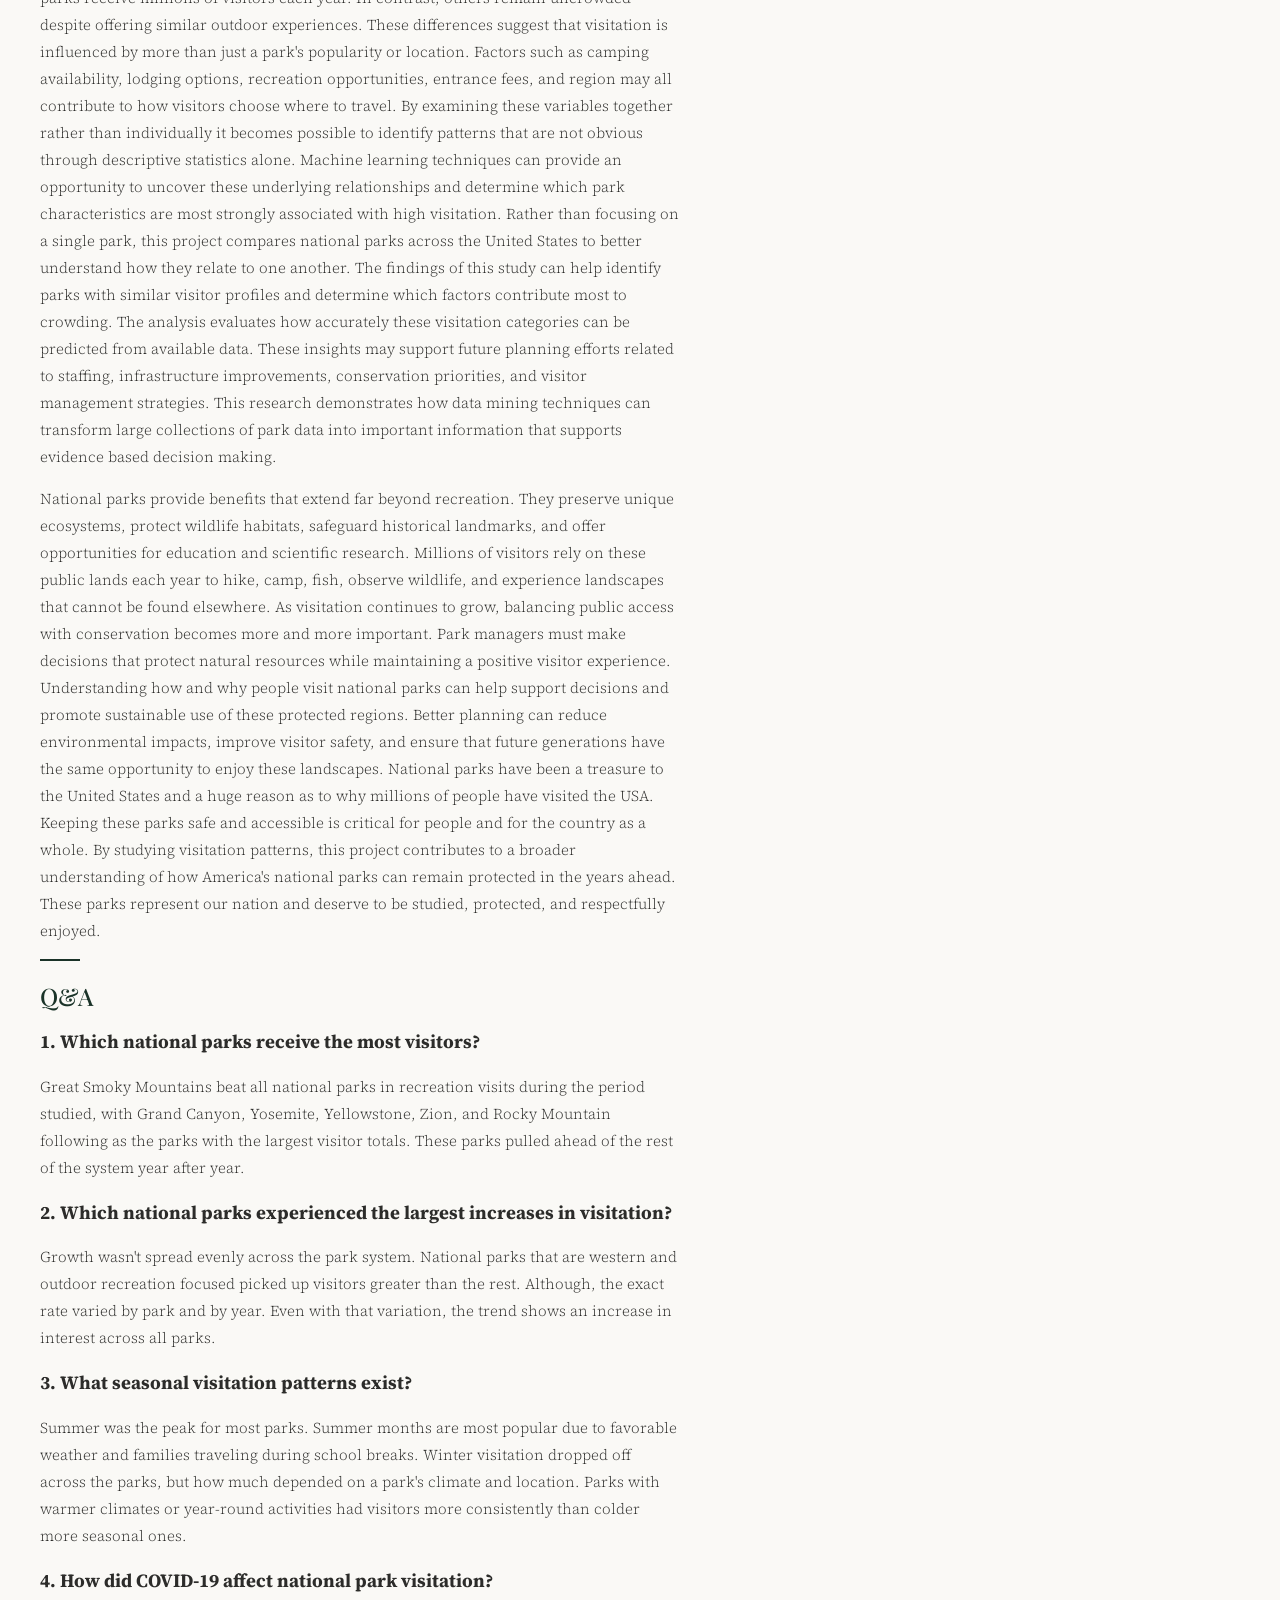
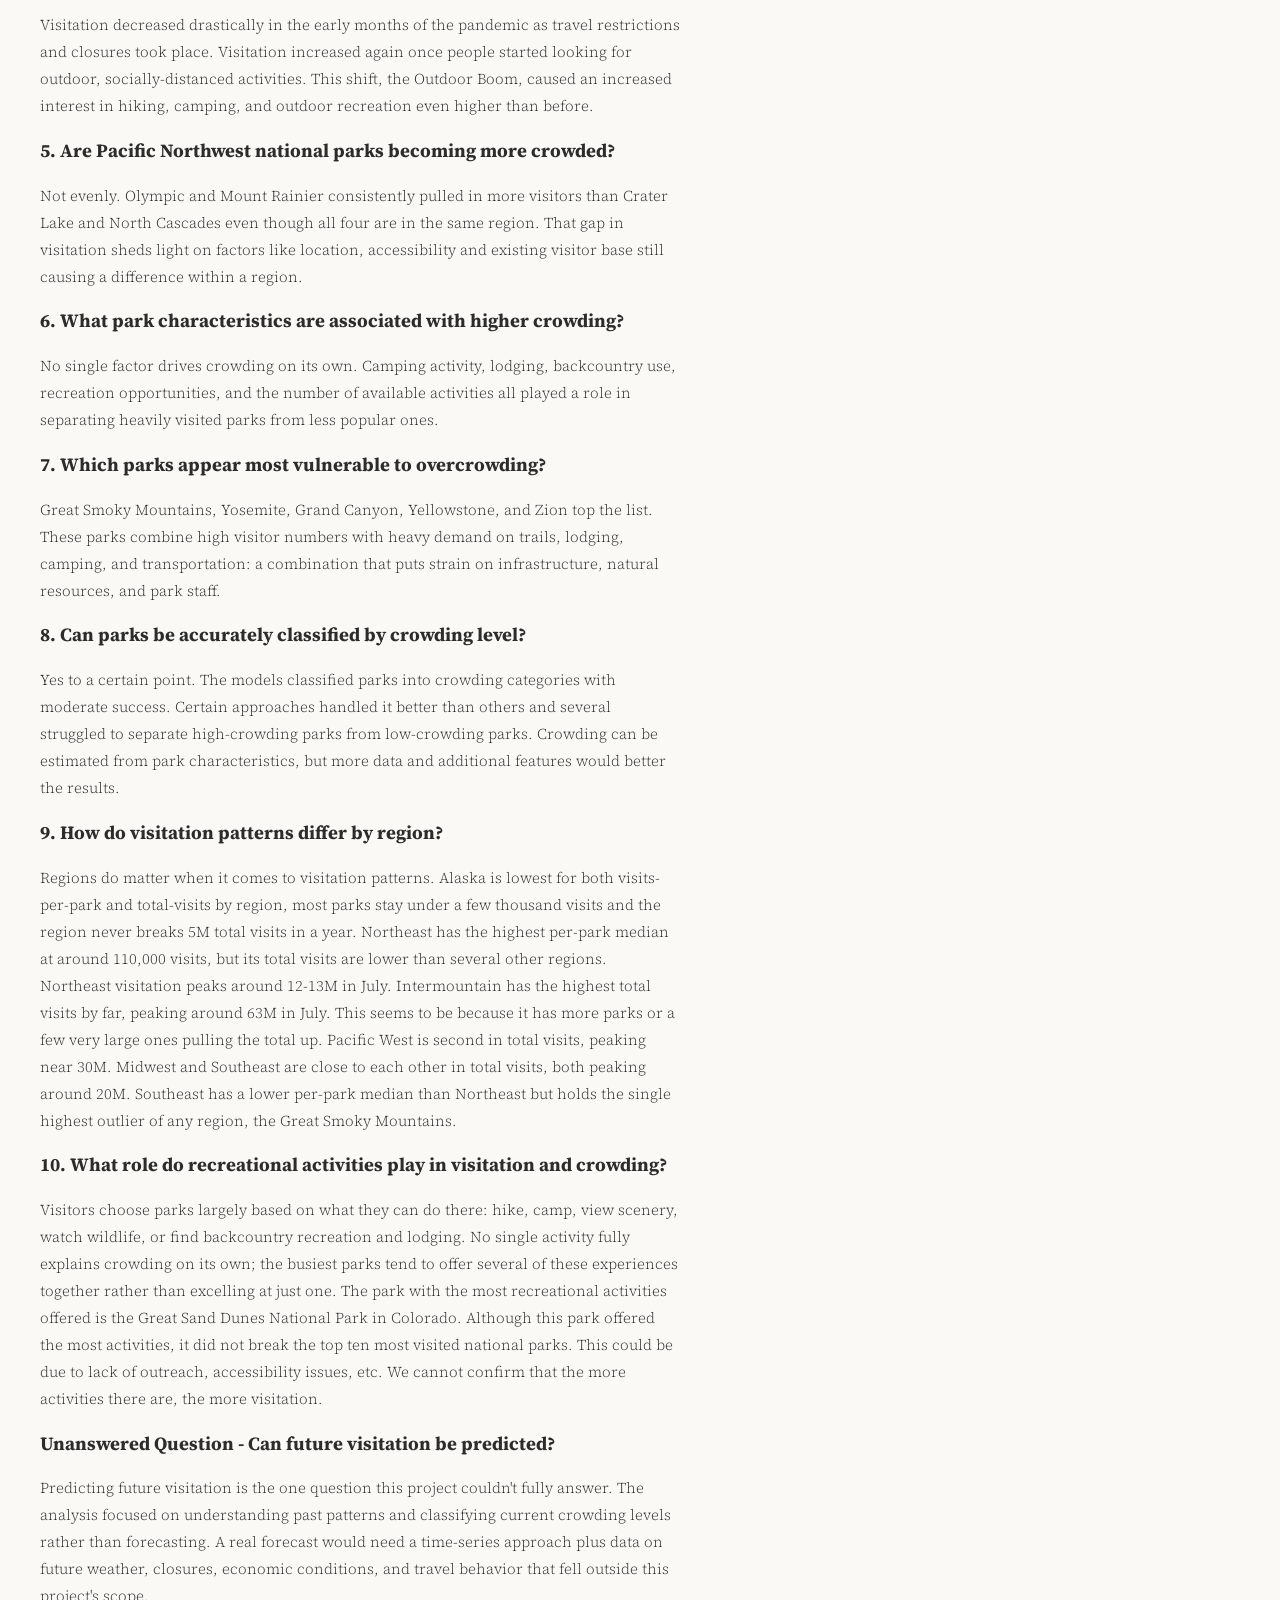
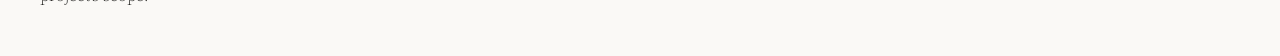
<file: docs/pages/introduction.html>
<!DOCTYPE html>
<html lang="en">
<head>
  <meta charset="UTF-8">
  <meta name="viewport" content="width=device-width, initial-scale=1.0">
  <meta name="description" content="An introduction to the National Park Service visitation research project, exploring crowding patterns, visitation trends, and data-driven insights.">
  <title>Introduction – National Park Crowding Analysis</title>
  <link rel="stylesheet" href="../style.css">
</head>
<body>

<header>
  <p class="eyebrow">National Park Service Visitation Research</p>
  <h1>National Parks – Crowding Analysis</h1>
  <nav aria-label="Main navigation">
    <a href="introduction.html" class="active">Introduction</a>
    <a href="dataprep_eda.html">Data Prep & EDA</a>
    <a href="clustering.html">Clustering</a>
    <a href="pca.html">PCA</a>
    <a href="naivebayes.html">Naive Bayes</a>
    <a href="dectrees.html">Decision Trees</a>
    <a href="svms.html">SVMs</a>
    <a href="nn.html">Neural Networks</a>
    <a href="conclusions.html">Conclusions</a>
  </nav>
</header>

<main>
  <p class="section-label">Overview</p>
  <hr class="rule">
  <h2>Introduction</h2>

  <img src="../images/glacier_np.jpg" alt="Glacier National Park scenic landscape" width="500" height="333">

  <p>Back in 1864, the Yosemite Grant was passed by President Abraham Lincoln, stating that Yosemite Valley and Mariposa Grove will be maintained for the public's use. (National Park Service, 2022) Then, following presidents passed bills creating more National Parks and allowing presidents to preserve land for educational, recreational, and historical purposes. For example, Theodore Roosevelt signed a law from Congress that gave the president power to create a National Monument on land that is controlled by the government. In August 1916, President Woodrow Wilson signed the Organic Act, legislation to create a new federal bureau responsible for protecting and conserving 35 national parks and monuments (NPS, 2022). Thus, the National Park Service was created. Today, there are over 400 sites and over 84 million acres are cared for by the National Park Service (NPS, 2022). This acreage spans over all 50 states, the Virgin Islands, Puerto Rico, the District of Columbia, American Samoa, and Saipan (NPS, 2022). These areas have been deemed of special recognition and deserve to be protected through legislation. Today, over 20,000 employees work for the National Park Service to preserve these lands and assist the hundreds of millions of people that visit these parks (National Park Service, 2026). In 2025, 323 million people visited these lands with 29% of them visiting national parks, that is approximately 93 million people (NPS, n.d.).</p>

  <p>Over the years the interest from the public in these public lands has grown exponentially. Millions of people from all over the world travel to the United States to enjoy the various activities and attractions national parks have to offer. While the peaked interest from the public in getting outdoors is beneficial, this influx in visitation can cause strain on the National Park Service. With the current presidential administration, major budget cuts, forced resignations, and hiring freezes have left the National Park Service to struggle with the limited sources provided. There are questions that remain about what factors lead to overcrowding, which parks are gaining the most attraction in the past ten years, and what activities attract the most visitors. Insights from research into visitation patterns can help allocate where resources need to go and which factors are leading to visitation overcrowding. Research like this will help individuals such as those in the National Park Service, volunteers, stakeholders, and the public who visit these parks all year long. The reason as to why this research matters today is because the "Outdoor Boom" which started during COVID and peaked around 2023-2024. This created a massive surge in lifestyle changes based around nature-involved activities. This trend has left people spending more time outdoors, caring more about conservation, and putting their income towards outdoor recreation. So far, there has been research into visitor satisfaction, recreation management, tourism patterns, and accessibility. Through this research, national parks can become more efficient and further prepared to assist visitors while preserving the beauty and history of these lands.</p>

  <img src="../images/nps.png" alt="National Park Service logo" width="500" height="500">

  <p>As visitation continues to increase, understanding how people use national parks becomes increasingly important. Different parks offer different recreational opportunities, landscapes, amenities, and visitor experiences, which can influence the number and type of visitors they attract. There are parks that experience heavy crowding throughout the year, while others are less visited despite offering similar activities and attractions. Examining these differences can provide valuable insight into what characteristics are associated with higher visitation and recreation activity. If we can understand these patterns, we can help park managers better anticipate visitor needs and allocate resources more effectively. Increased visitation can place pressure on trails, campgrounds, visitor centers, and park staff; making logistics and resource management more important than ever. Identifying trends in visitation and recreation can also help determine which parks may require additional support or infrastructure improvements. Also, understanding visitor behavior and patterns can assist in handling public access along with conservation efforts. As national parks continue to grow in popularity, data driven research can provide valuable information for decision makers and stakeholders. Ultimately, studying visitation patterns can help ensure that these public lands remain protected, accessible, and enjoyable for future visitors and park lovers.</p>

  <p>To address the research questions below, this project applies a combination of data science and machine learning techniques to a national parks visitation dataset spanning recreation, lodging, camping, location, visitation, and entrance fee characteristics. 
    Various techniques will be used to analyze and draw conclusions from future findings. These findings can help with future national park decision making.
    The analysis begins with exploratory data analysis and clustering to uncover natural groupings among parks based on shared visitation and recreation patterns. 
    Principal Component Analysis is then used to reduce the complexity of the dataset and identify which features carry the most influence over visitation outcomes with the least information loss. 
    Supervised classification models, including Naive Bayes and Decision Trees, are trained to predict whether a park falls into a Low, Medium, or High visitation category. 
    Each method offers a different lens through which to view the data and together they provide a more complete picture than any single technique could on its own. 
    By comparing the strengths and weaknesses of these models, this project aims to identify which park characteristics are the most reliable for predicting crowding. 
    Ultimately, the goal is to turn these findings into practical insight that park managers and stakeholders can use to better prepare for rising visitation in the years ahead. </p>
  
  <p>National parks vary significantly in their size, geography, accessibility, and recreational activities, making them great candidates for data-driven analysis. 
    Some premier national parks receive millions of visitors each year. In contrast, others remain uncrowded despite offering similar outdoor experiences.
    These differences suggest that visitation is influenced by more than just a park's popularity or location. Factors such as camping availability, lodging options, recreation opportunities, entrance fees, and region may all contribute to how visitors choose where to travel. 
    By examining these variables together rather than individually it becomes possible to identify patterns that are not obvious through descriptive statistics alone. Machine learning techniques can provide an opportunity to uncover these underlying relationships and determine which park characteristics are most strongly associated with high visitation. 
    Rather than focusing on a single park, this project compares national parks across the United States to better understand how they relate to one another.
    The findings of this study can help identify parks with similar visitor profiles and determine which factors contribute most to crowding. The analysis evaluates how accurately these visitation categories can be predicted from available data. 
    These insights may support future planning efforts related to staffing, infrastructure improvements, conservation priorities, and visitor management strategies. 
    This research demonstrates how data mining techniques can transform large collections of park data into important information that supports evidence based decision making.
  </p>

  <p>National parks provide benefits that extend far beyond recreation. 
    They preserve unique ecosystems, protect wildlife habitats, safeguard historical landmarks, and offer opportunities for education and scientific research. 
    Millions of visitors rely on these public lands each year to hike, camp, fish, observe wildlife, and experience landscapes that cannot be found elsewhere. 
    As visitation continues to grow, balancing public access with conservation becomes more and more important. 
    Park managers must make decisions that protect natural resources while maintaining a positive visitor experience. 
    Understanding how and why people visit national parks can help support decisions and promote sustainable use of these protected regions. 
    Better planning can reduce environmental impacts, improve visitor safety, and ensure that future generations have the same opportunity to enjoy these landscapes. 
    National parks have been a treasure to the United States and a huge reason as to why millions of people have visited the USA. Keeping these parks safe and accessible is critical for people and for the country as a whole.
    By studying visitation patterns, this project contributes to a broader understanding of how America's national parks can remain protected in the years ahead. These parks represent our nation and deserve to be studied, protected, and respectfully enjoyed.</p>

<hr class="rule">

<section class="rp-section">
  <h2>Q&amp;A</h2>
 
  <div class="rp-dataset-block">
    <h3>1. Which national parks receive the most visitors?</h3>
    <p>
      Great Smoky Mountains beat all national parks in recreation visits during the period studied, with Grand Canyon, Yosemite, Yellowstone, Zion, and Rocky Mountain following as the parks with the largest visitor totals. These parks pulled ahead of the rest of the system year after year.
    </p>
  </div>
 
  <div class="rp-dataset-block">
    <h3>2. Which national parks experienced the largest increases in visitation?</h3>
    <p>
      Growth wasn't spread evenly across the park system. National parks that are western and outdoor recreation focused picked up visitors greater than the rest. Although, the exact rate varied by park and by year. Even with that variation, the trend shows an increase in interest across all parks.
    </p>
  </div>
 
  <div class="rp-dataset-block">
    <h3>3. What seasonal visitation patterns exist?</h3>
    <p>
      Summer was the peak for most parks. Summer months are most popular due to favorable weather and families traveling during school breaks. Winter visitation dropped off across the parks, but how much depended on a park's climate and location. Parks with warmer climates or year-round activities had visitors more consistently than colder more seasonal ones.
    </p>
  </div>
 
  <div class="rp-dataset-block">
    <h3>4. How did COVID-19 affect national park visitation?</h3>
    <p>
      Visitation decreased drastically in the early months of the pandemic as travel restrictions and closures took place. Visitation increased again once people started looking for outdoor, socially-distanced activities. This shift, the Outdoor Boom, caused an increased interest in hiking, camping, and outdoor recreation even higher than before.
    </p>
  </div>
 
  <div class="rp-dataset-block">
    <h3>5. Are Pacific Northwest national parks becoming more crowded?</h3>
    <p>
      Not evenly. Olympic and Mount Rainier consistently pulled in more visitors than Crater Lake and North Cascades even though all four are in the same region. That gap in visitation sheds light on factors like location, accessibility and existing visitor base still causing a difference within a region.
    </p>
  </div>
 
  <div class="rp-dataset-block">
    <h3>6. What park characteristics are associated with higher crowding?</h3>
    <p>
      No single factor drives crowding on its own. Camping activity, lodging, backcountry use, recreation opportunities, and the number of available activities all played a role in separating heavily visited parks from less popular ones.
    </p>
  </div>
 
  <div class="rp-dataset-block">
    <h3>7. Which parks appear most vulnerable to overcrowding?</h3>
    <p>
      Great Smoky Mountains, Yosemite, Grand Canyon, Yellowstone, and Zion top the list. These parks combine high visitor numbers with heavy demand on trails, lodging, camping, and transportation: a combination that puts strain on infrastructure, natural resources, and park staff.
    </p>
  </div>
 
  <div class="rp-dataset-block">
    <h3>8. Can parks be accurately classified by crowding level?</h3>
    <p>
      Yes to a certain point. 
      The models classified parks into crowding categories with moderate success. 
      Certain approaches handled it better than others and several struggled to separate high-crowding parks from low-crowding parks. Crowding can be estimated from park characteristics, but more data and additional features would better the results.
    </p>
  </div>
 
  <div class="rp-dataset-block">
    <h3>9. How do visitation patterns differ by region?</h3>
    <p>
      Regions do matter when it comes to visitation patterns. 
      Alaska is lowest for both visits-per-park and total-visits by region, most parks stay under a few thousand visits and the region never breaks 5M total visits in a year. 
      Northeast has the highest per-park median at around 110,000 visits, but its total visits are lower than several other regions. Northeast visitation peaks around 12-13M in July. Intermountain has the highest total visits by far, peaking around 63M in July. This seems to be because it has more parks or a few very large ones pulling the total up. 
      Pacific West is second in total visits, peaking near 30M. 
      Midwest and Southeast are close to each other in total visits, both peaking around 20M. Southeast has a lower per-park median than Northeast but holds the single highest outlier of any region, the Great Smoky Mountains.</p>
  </div>
 
  <div class="rp-dataset-block">
    <h3>10. What role do recreational activities play in visitation and crowding?</h3>
    <p>
      Visitors choose parks largely based on what they can do there: hike, camp, view scenery, watch wildlife, or find backcountry recreation and lodging. No single activity fully explains crowding on its own; the busiest parks tend to offer several of these experiences together rather than excelling at just one. The park with the most recreational activities offered is the Great Sand Dunes National Park in Colorado. Although this park offered the most activities, it did not break the top ten most visited national parks. This could be due to lack of outreach, accessibility issues, etc. We cannot confirm that the more activities there are, the more visitation.
    </p>
  </div>
 
  <div class="rp-dataset-block">
    <h3>Unanswered Question - Can future visitation be predicted?</h3>
    <p>
      Predicting future visitation is the one question this project couldn't fully answer. The analysis focused on understanding past patterns and classifying current crowding levels rather than forecasting. A real forecast would need a time-series approach plus data on future weather, closures, economic conditions, and travel behavior that fell outside this project's scope.
    </p>
  </div>
</section>
 
 
</main>
 
</body>
</html>
</file>
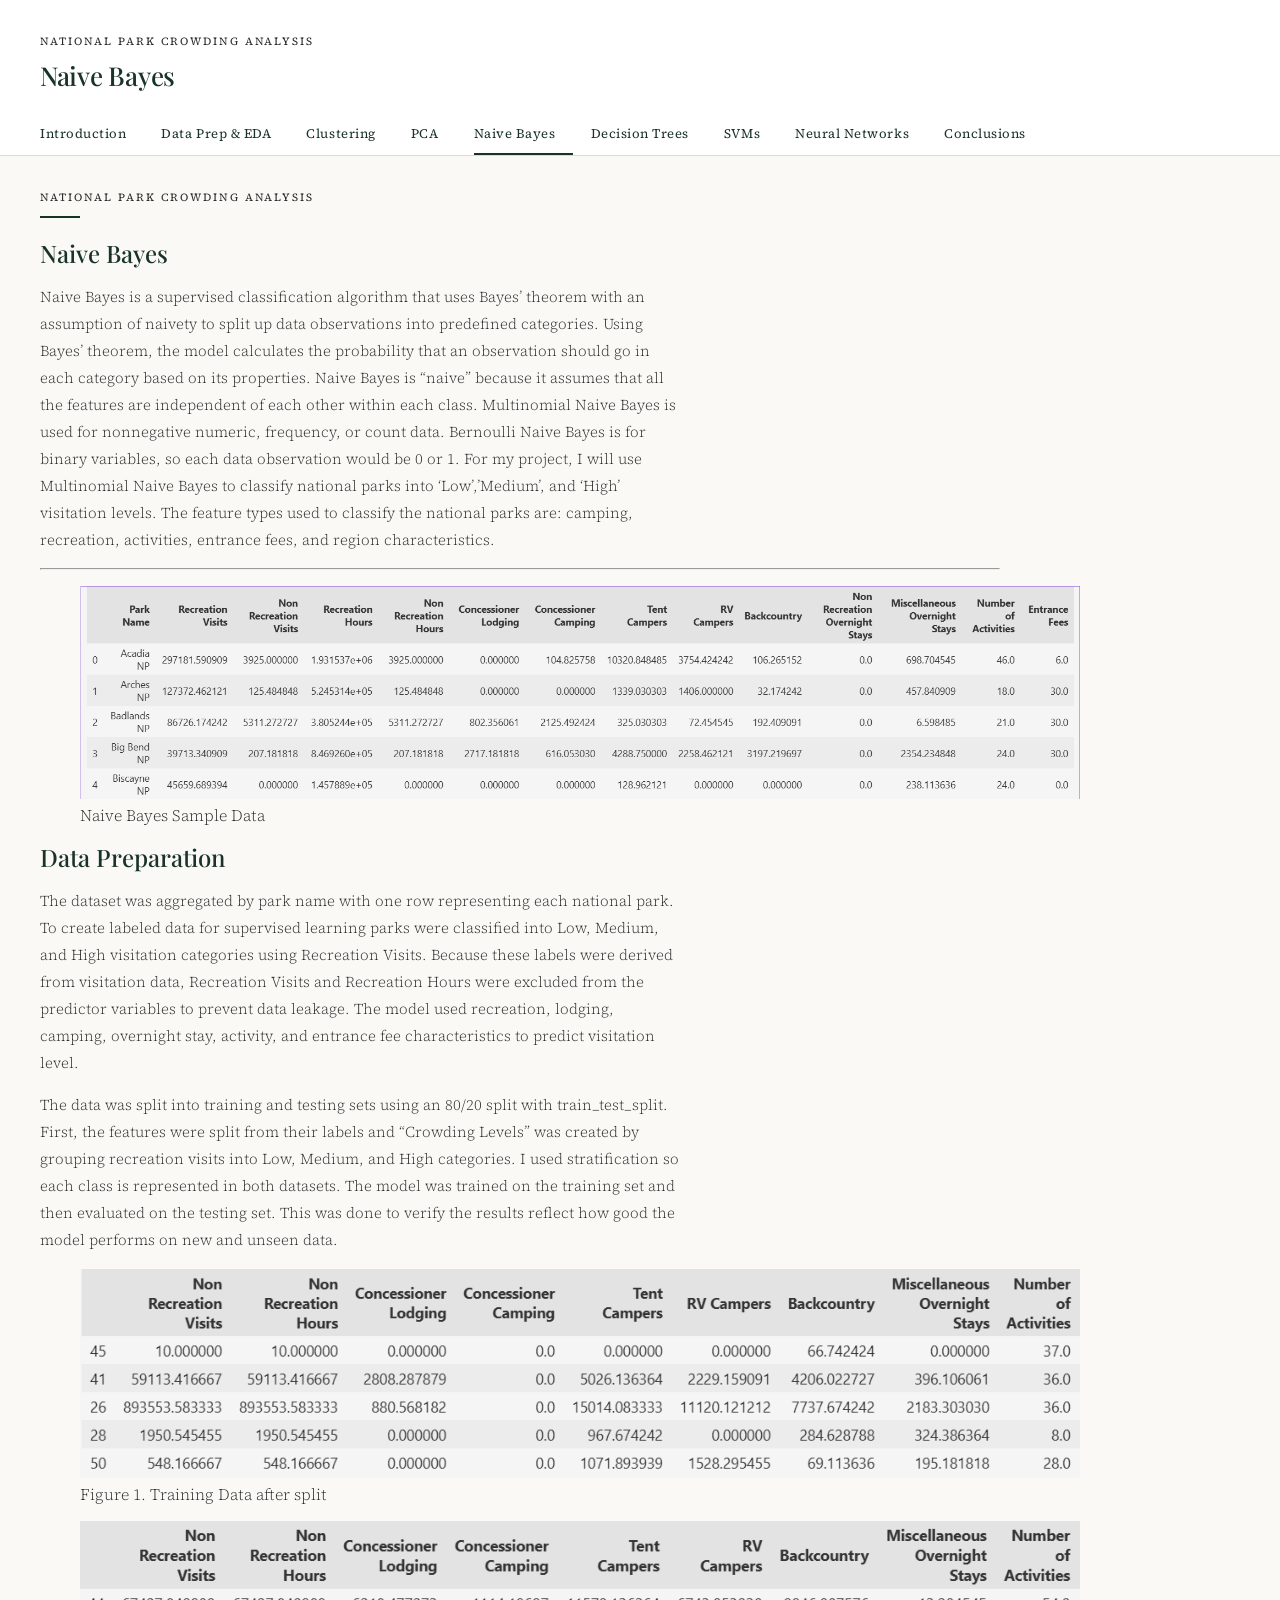
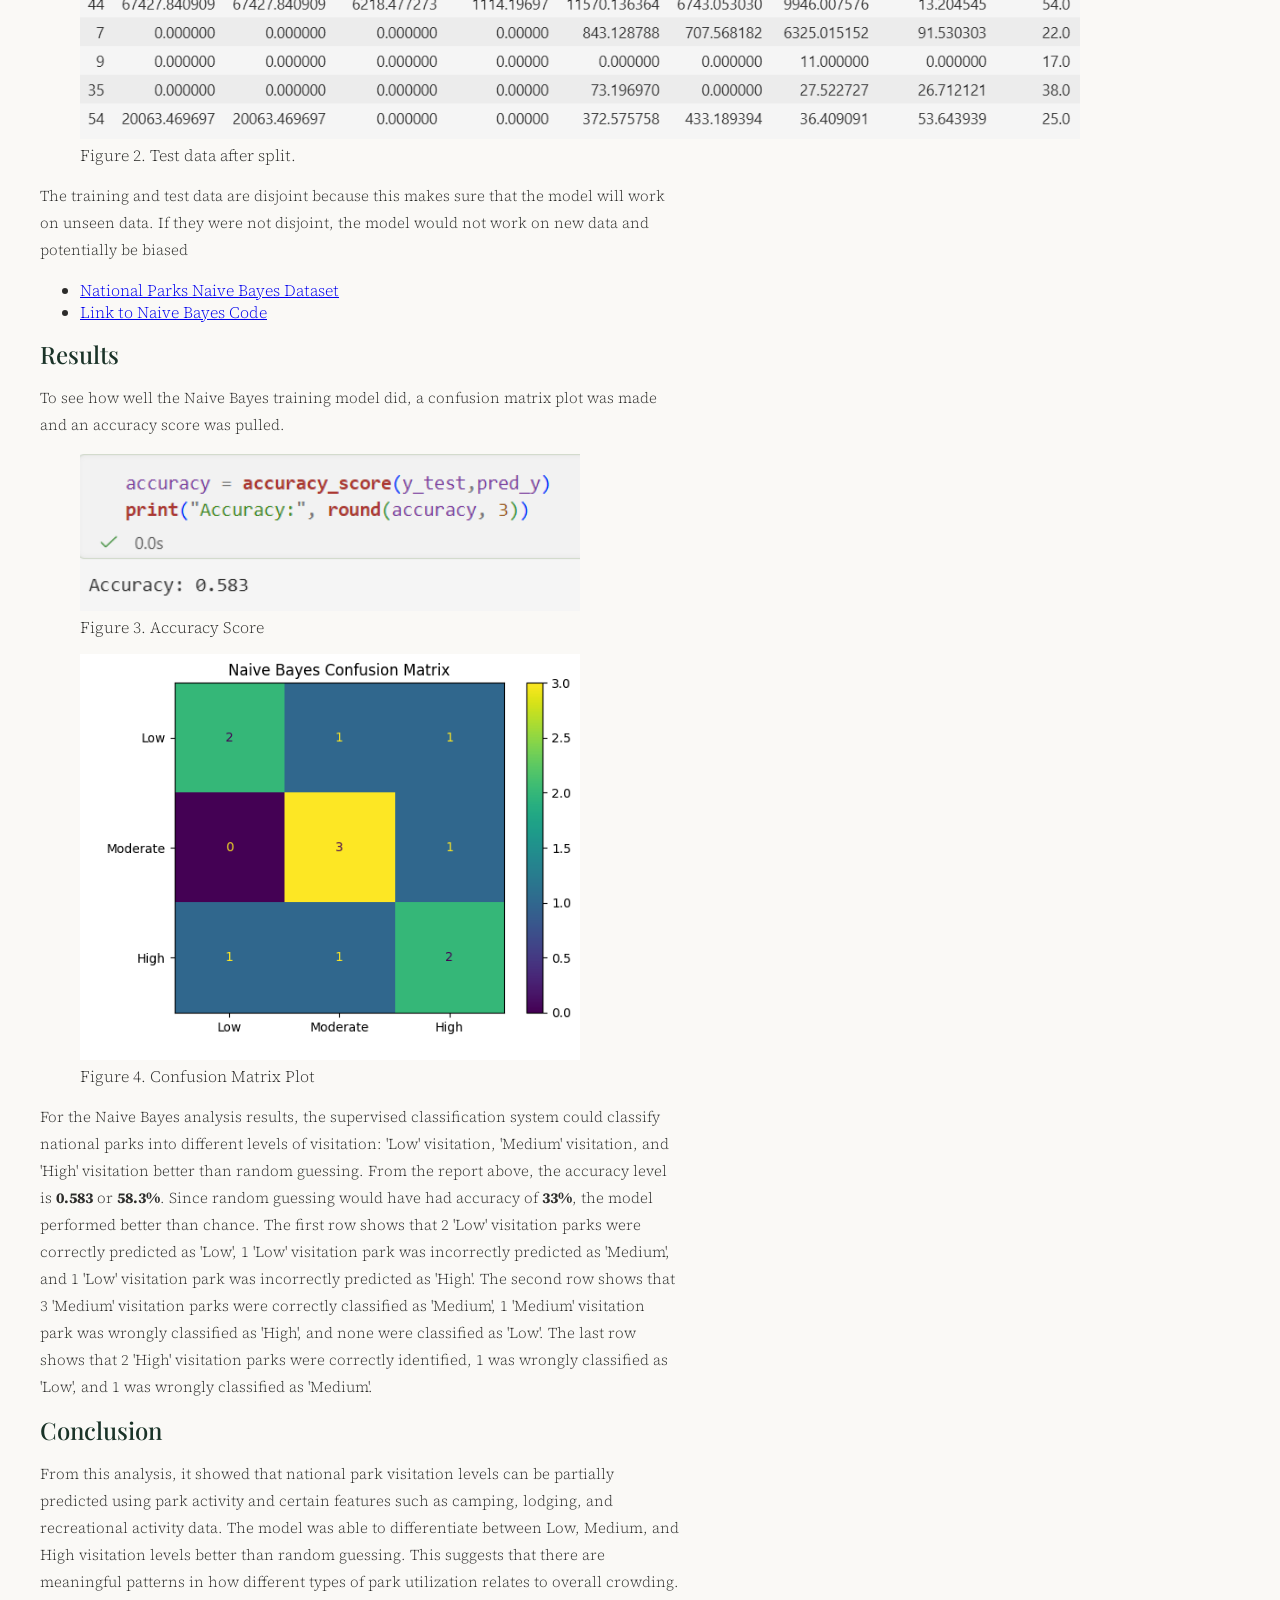
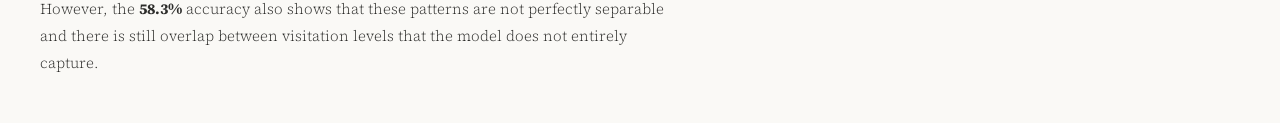
<file: docs/pages/naivebayes.html>
<!DOCTYPE html>
<html lang="en">
<head>
  <meta charset="UTF-8">
  <meta name="viewport" content="width=device-width, initial-scale=1.0">
  <title>Naive Bayes – National Park Crowding Analysis</title>
  <link rel="stylesheet" href="../style.css">
</head>
<body>

<header>
  <p class="eyebrow">National Park Crowding Analysis</p>
  <h1>Naive Bayes</h1>
  <nav>
    <a href="introduction.html">Introduction</a>
    <a href="dataprep_eda.html">Data Prep & EDA</a>
    <a href="clustering.html">Clustering</a>
    <a href="pca.html">PCA</a>
    <a href="naivebayes.html" class="active">Naive Bayes</a>
    <a href="dectrees.html">Decision Trees</a>
    <a href="svms.html">SVMs</a>
    <a href="nn.html">Neural Networks</a>
    <a href="conclusions.html">Conclusions</a>
  </nav>
</header>

<main>
  <section class="rp-section">
    <p class="section-label">National Park Crowding Analysis</p>
    <hr class="rule">

    <div class="rp-dataset-block">
      <h2>Naive Bayes</h2>
      <p>Naive Bayes is a supervised classification algorithm that uses Bayes’ theorem with an assumption of naivety to split up data observations into predefined categories. 
        Using Bayes’ theorem, the model calculates the probability that an observation should go in each category based on its properties. 
        Naive Bayes is “naive” because it assumes that all the features are independent of each other within each class. 
        Multinomial Naive Bayes is used for nonnegative numeric, frequency, or count data. Bernoulli Naive Bayes is for binary variables, so each data observation would be 0 or 1. 
        For my project, I will use Multinomial Naive Bayes to classify national parks into ‘Low’,’Medium’, and ‘High’ visitation levels. The feature types used to classify the national parks are: camping, recreation, activities, entrance fees, and region characteristics.
      </p>
    </div>

    <hr class="rp-separator">

    <figure class="rp-figure">
      <img src="../images/park_agg.png" width="1000px" alt="Aggregated park data sample">
      <figcaption>Naive Bayes Sample Data</figcaption>
    </figure>

    <div class="rp-dataset-block">
      <h2>Data Preparation</h2>
      <p>The dataset was aggregated by park name with one row representing each national park. 
        To create labeled data for supervised learning parks were classified into Low, Medium, and High visitation categories using Recreation Visits. 
        Because these labels were derived from visitation data, Recreation Visits and Recreation Hours were excluded from the predictor variables to prevent data leakage. 
        The model used recreation, lodging, camping, overnight stay, activity, and entrance fee characteristics to predict visitation level.
      </p>
      <p>The data was split into training and testing sets using an 80/20 split with train_test_split. First, the features were split from their labels and “Crowding Levels” was created by grouping recreation visits into Low, Medium, and High categories. 
        I used stratification so each class is represented in both datasets. The model was trained on the training set and then evaluated on the testing set. This was done to verify the results reflect how good the model performs on new and unseen data.</p>
      <figure class="rp-figure"> 
        <img src="../images/training_data.png" width="1000px" alt="Training data after split"> 
        <figcaption> Figure 1. Training Data after split</figcaption>
      </figure>
      <figure class="rp-figure"> 
        <img src="../images/test_data.png" width="1000px" alt="Test data after split"> 
        <figcaption> Figure 2. Test data after split.</figcaption>
      </figure>
      <p>The training and test data are disjoint because this makes sure that the model will work on unseen data. If they were not disjoint, the model would not work on new data and potentially be biased</p>

      <ul>
        <li><a href="../data/park_agg.csv" target="_blank">National Parks Naive Bayes Dataset</a></li>
        <li><a href="../data/naive_bayes.ipynb" target="_blank">Link to Naive Bayes Code</a></li>
      </ul>
    </div>

    <div class="rp-dataset-block">
      <h2>Results</h2>
      <p>
        To see how well the Naive Bayes training model did, a confusion matrix plot was made and an accuracy score was pulled.
      </p>

      <figure class="rp-figure">
        <img src="../images/accuracy_score.png" width="500px" alt="Accuracy Score">
        <figcaption>Figure 3. Accuracy Score</figcaption>
      </figure>

      <figure class="rp-figure">
        <img src="../images/nb_confusion_matrix.png" width="500px" alt="Confusion Matrix">
        <figcaption>Figure 4. Confusion Matrix Plot</figcaption>
      </figure>

      <p>For the Naive Bayes analysis results, the supervised classification system could classify national parks into different levels of visitation: 'Low' visitation, 'Medium' visitation, and 'High' visitation better than random guessing. From the report above, the accuracy level is <strong>0.583</strong> or <strong>58.3%</strong>. Since random guessing would have had accuracy of <strong>33%</strong>, the model performed better than chance. The first row shows that 2 'Low' visitation parks were correctly predicted as 'Low', 1 'Low' visitation park was incorrectly predicted as 'Medium', and 1 'Low' visitation park was incorrectly predicted as 'High'. The second row shows that 3 'Medium' visitation parks were correctly classified as 'Medium', 1 'Medium' visitation park was wrongly classified as 'High', and none were classified as 'Low'. The last row shows that 2 'High' visitation parks were correctly identified, 1 was wrongly classified as 'Low', and 1 was wrongly classified as 'Medium'.</p>
    </div>

    <div class="rp-dataset-block">
      <h2>Conclusion</h2>
      <p>From this analysis, it showed that national park visitation levels can be partially predicted using park activity and certain features such as camping, lodging, and recreational activity data. 
        The model was able to differentiate between Low, Medium, and High visitation levels better than random guessing. This suggests that there are meaningful patterns in how different types of park utilization relates to overall crowding. 
        However, the <strong>58.3%</strong> accuracy also shows that these patterns are not perfectly separable and there is still overlap between visitation levels that the model does not entirely capture.</p>
    </div>

  </section>
</main>

</body>
</html>
</file>
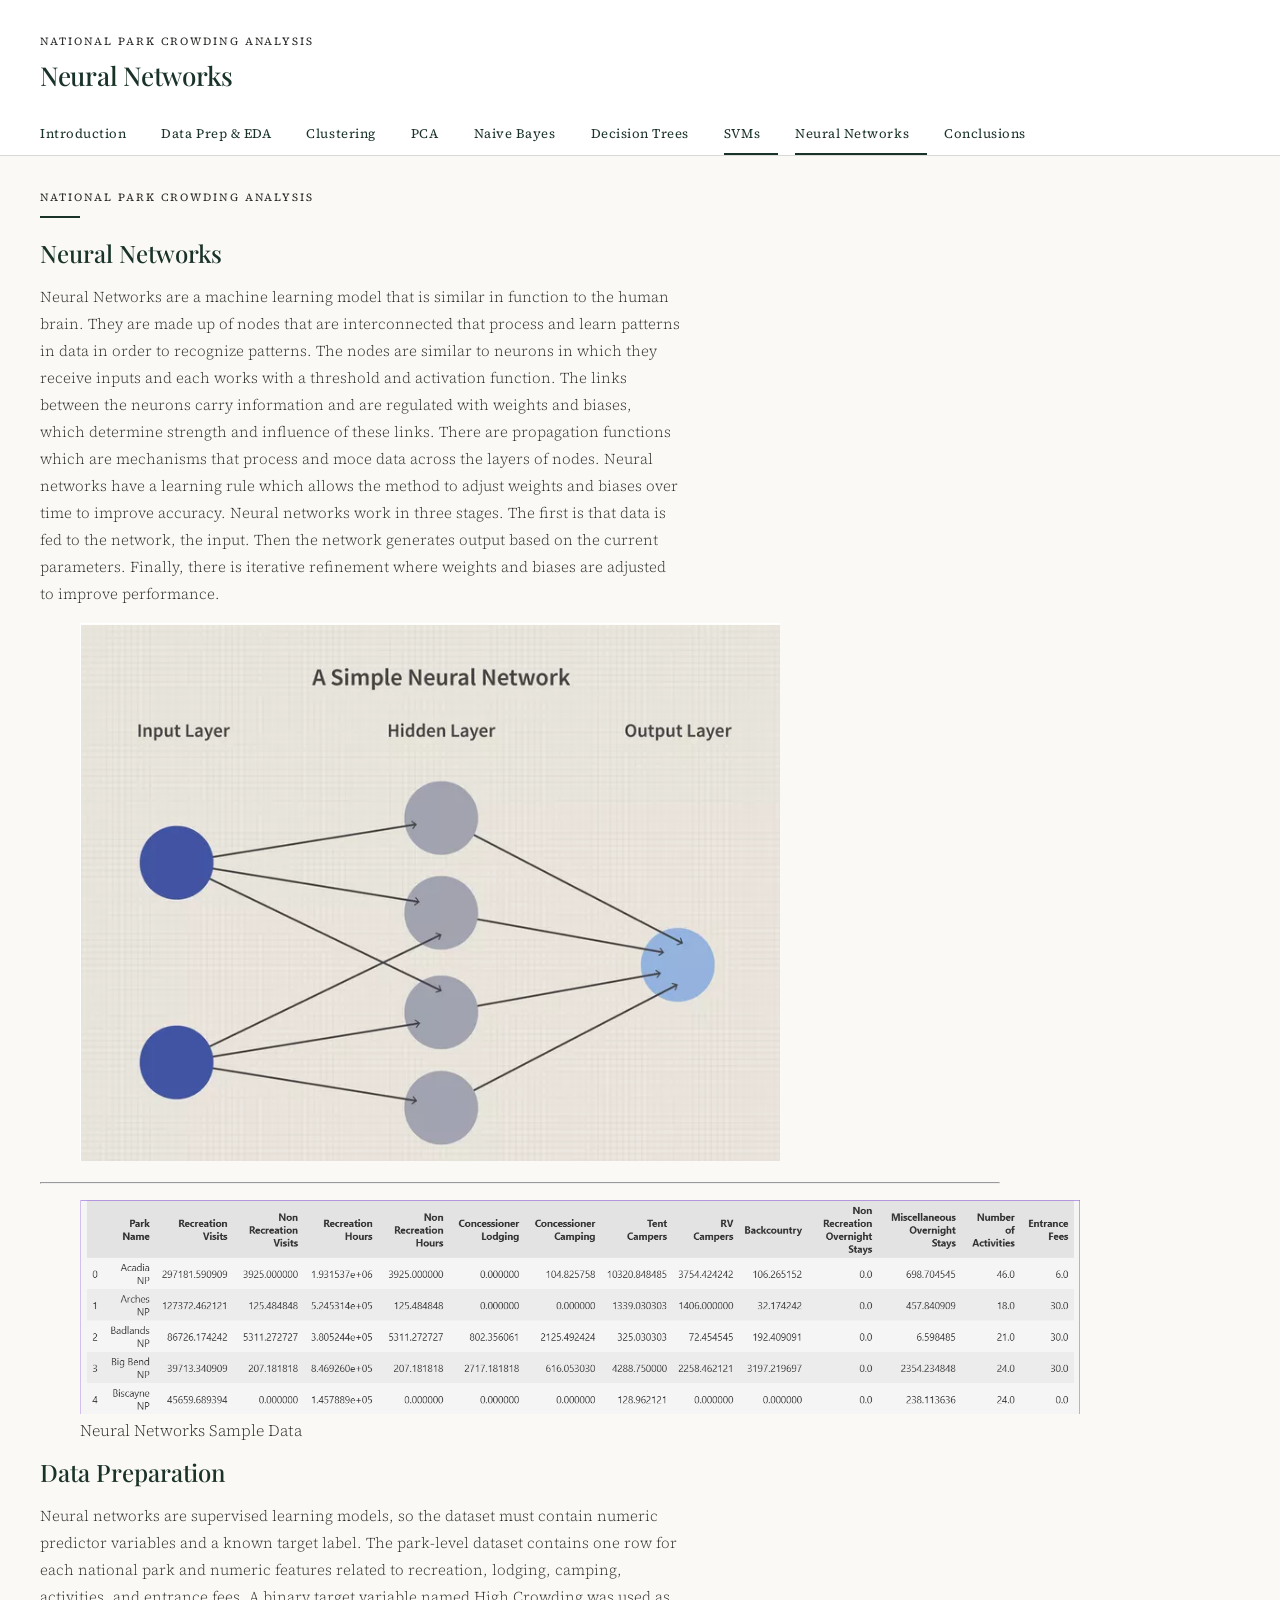
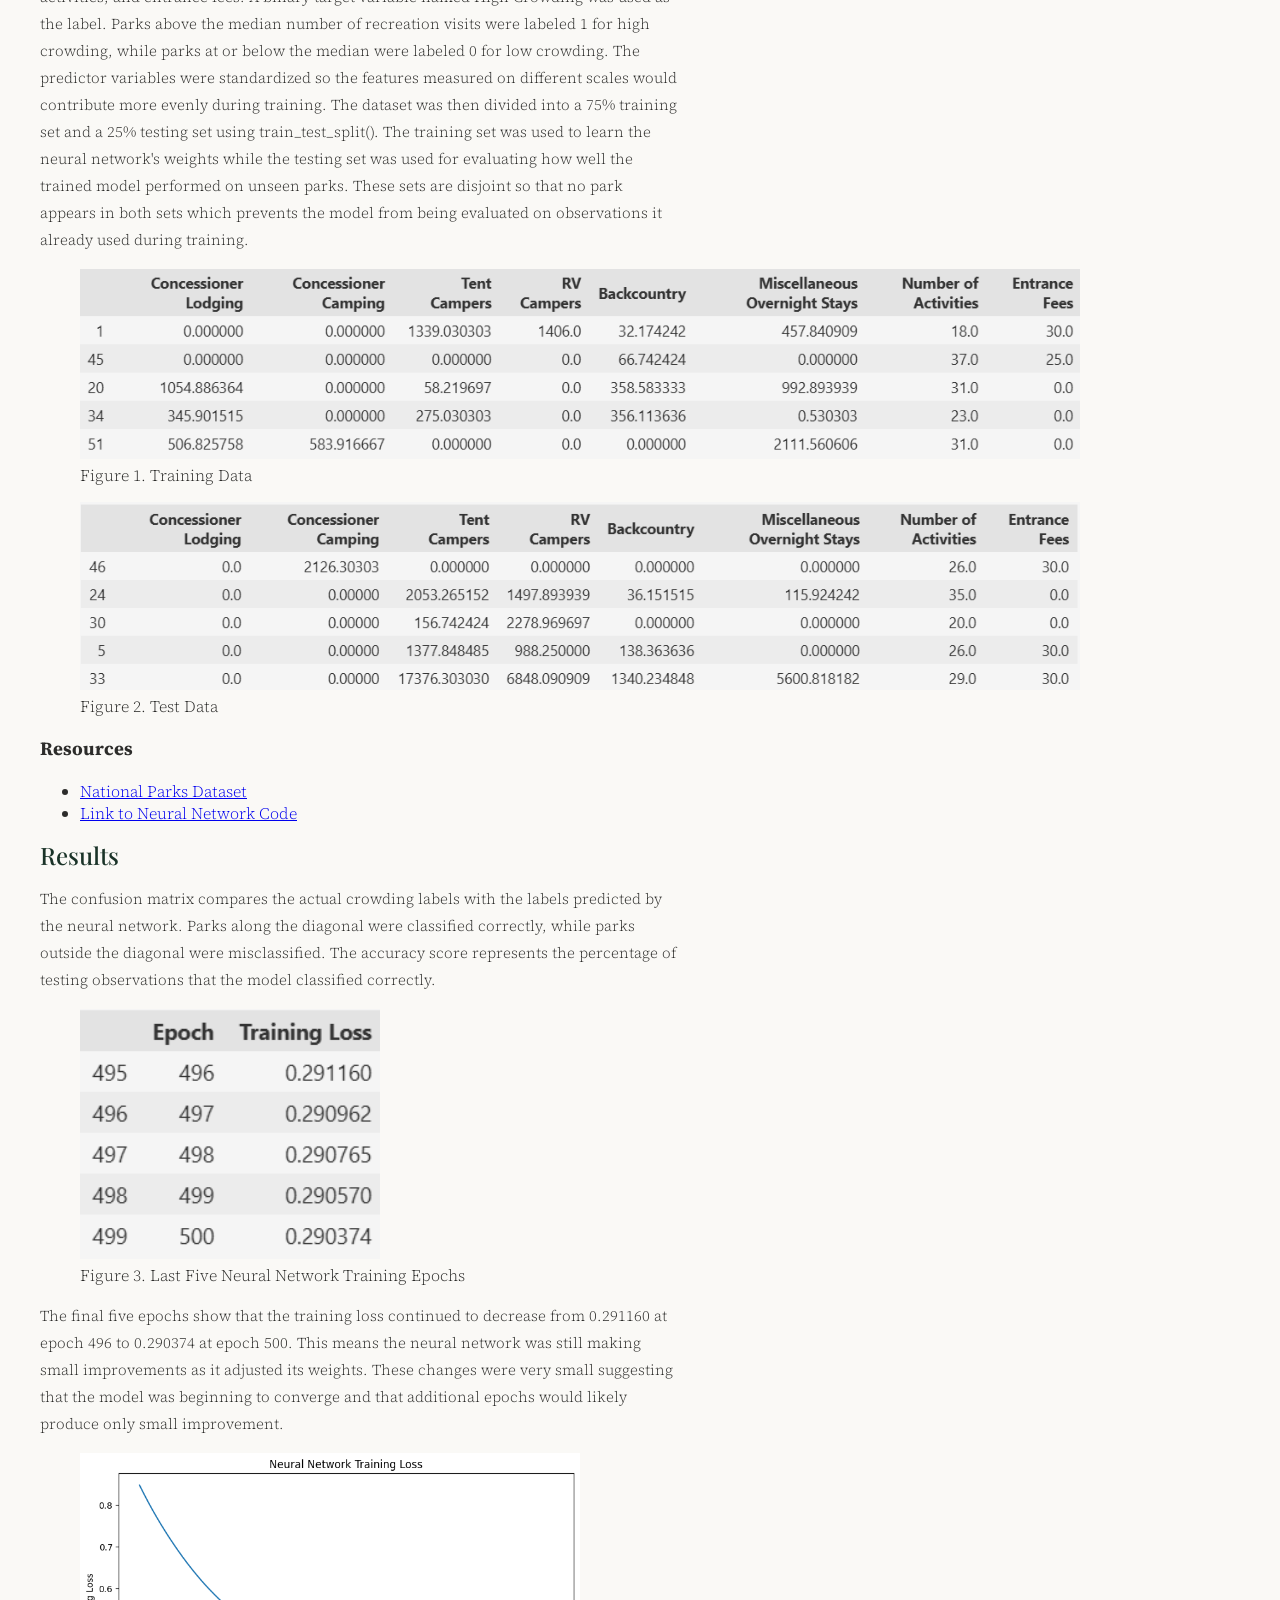
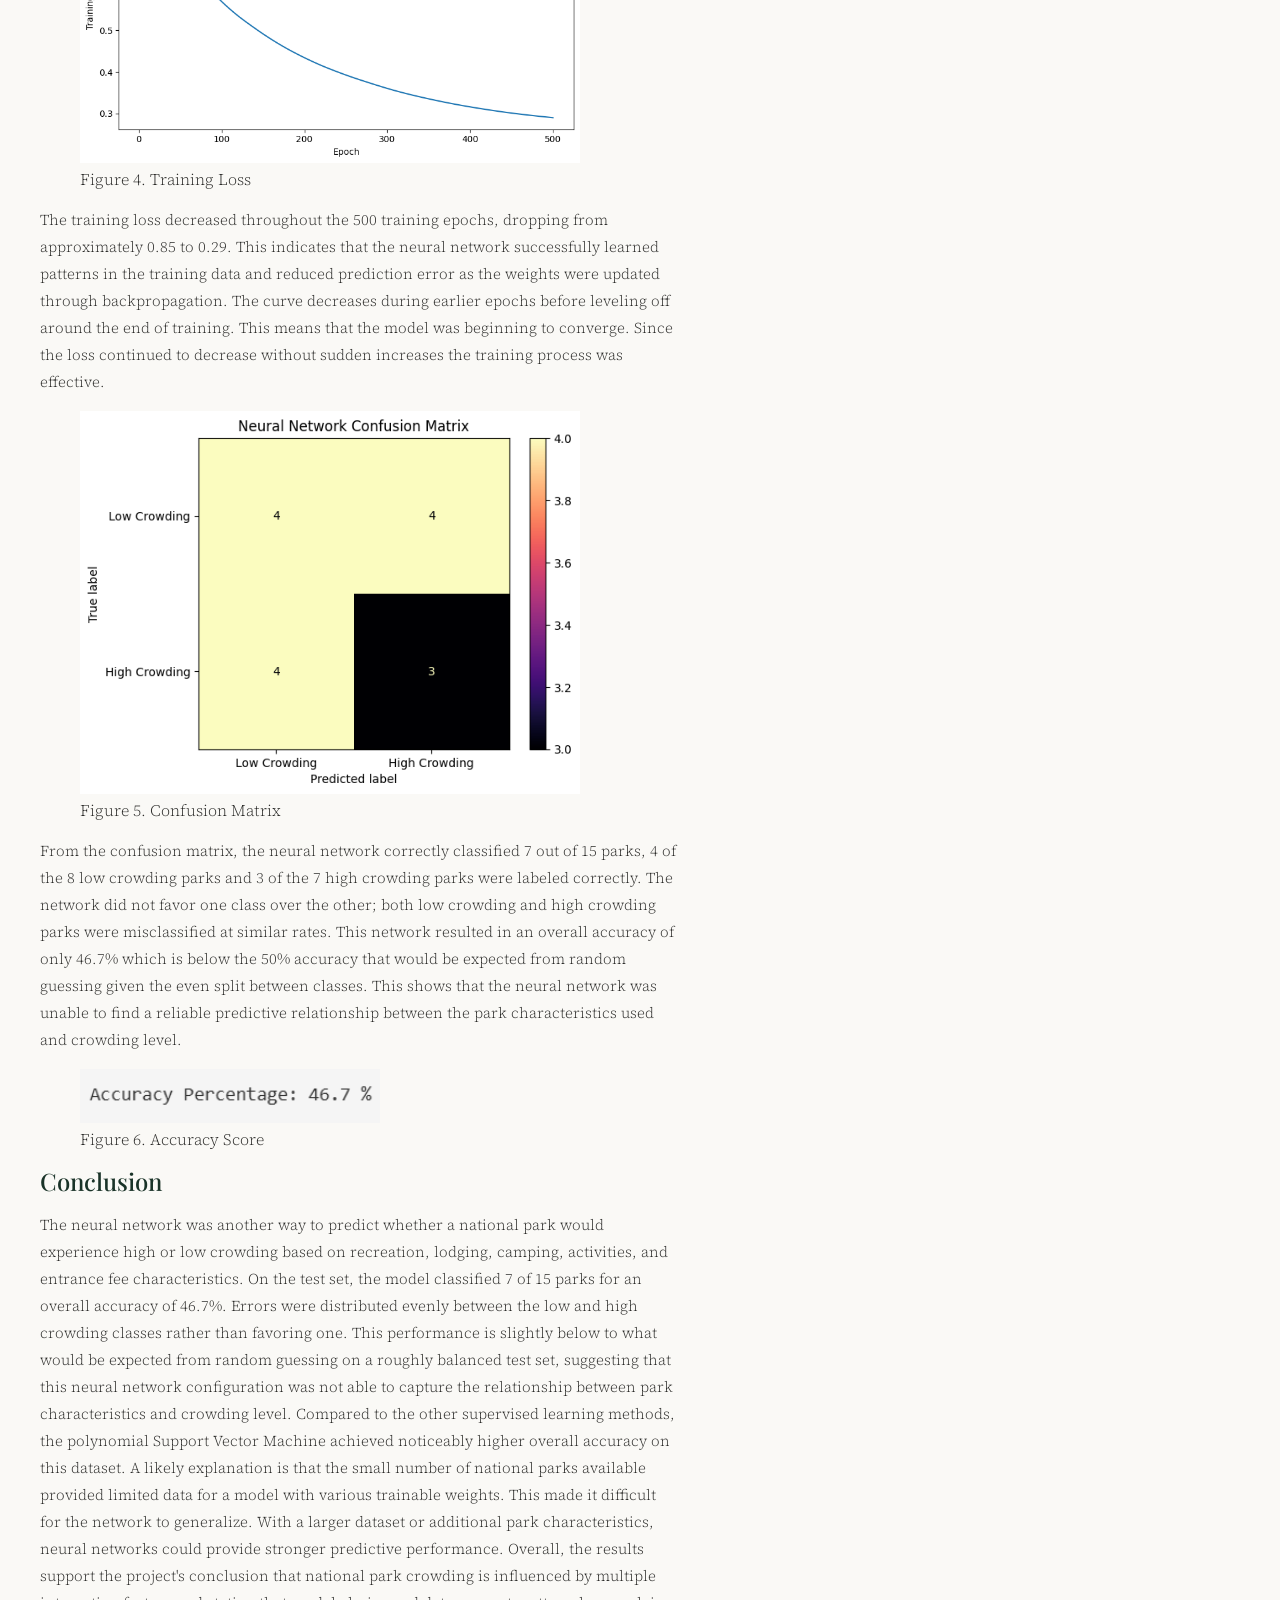
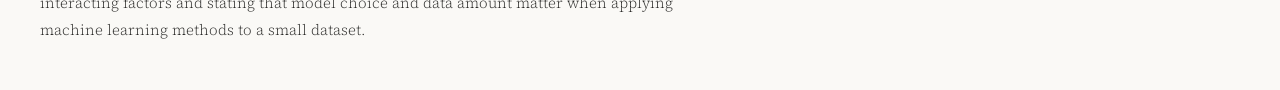
<file: docs/pages/nn.html>
<!DOCTYPE html>
<html lang="en">
<head>
  <meta charset="UTF-8">
  <meta name="viewport" content="width=device-width, initial-scale=1.0">
  <title>Neural Networks – National Park Crowding Analysis</title>
  <link rel="stylesheet" href="../style.css">
</head>
<body>

<header>
  <p class="eyebrow">National Park Crowding Analysis</p>
  <h1>Neural Networks</h1>
  <nav>
    <a href="introduction.html">Introduction</a>
    <a href="dataprep_eda.html">Data Prep &amp; EDA</a>
    <a href="clustering.html">Clustering</a>
    <a href="pca.html">PCA</a>
    <a href="naivebayes.html">Naive Bayes</a>
    <a href="dectrees.html">Decision Trees</a>
    <a href="svms.html" class="active">SVMs</a>
    <a href="nn.html" class="active" >Neural Networks</a>
    <a href="conclusions.html">Conclusions</a>
  </nav>
</header>

<main>
  <section class="rp-section">
    <p class="section-label">National Park Crowding Analysis</p>
    <hr class="rule">

    <div class="rp-dataset-block">
      <h2>Neural Networks</h2>
      <p>Neural Networks are a machine learning model that is similar in function to the human brain. They are made up of nodes that are interconnected that process and learn patterns in data in order to recognize patterns. The nodes are similar to neurons in which they receive inputs and each works with a threshold and activation function. The links between the neurons carry information and are regulated with weights and biases, which determine strength and influence of these links. 
        There are propagation functions which are mechanisms that process and moce data across the layers of nodes. Neural networks have a learning rule which allows the method to adjust weights and biases over time to improve accuracy. Neural networks work in three stages. The first is that data is fed to the network, the input. Then the network generates output based on the current parameters. Finally, there is iterative refinement where weights and biases are adjusted to improve performance.</p>
    </div>

    <figure class="rp-figure">
      <img src="../images/simple_nn.png" width="700" alt="Input vs Feature diagram">
    </figure>

    <hr class="rp-separator">

    <figure class="rp-figure">
      <img src="../images/park_agg.png" width="1000" alt="Aggregated park data sample">
      <figcaption>Neural Networks Sample Data</figcaption>
    </figure>

    <div class="rp-dataset-block">
      <h2>Data Preparation</h2>
      <p>Neural networks are supervised learning models, so the dataset must contain numeric predictor variables and a known target label. The park-level dataset contains one row for each national park and numeric features related to recreation, lodging, camping, activities, and entrance fees. A binary target variable named High Crowding was used as the label. Parks above the median number of recreation visits were labeled 1 for high crowding, while parks at or below the median were labeled 0 for low crowding.
        The predictor variables were standardized so the features measured on different scales would contribute more evenly during training. The dataset was then divided into a 75% training set and a 25% testing set using train_test_split(). The training set was used to learn the neural network's weights while the testing set was used for evaluating how well the trained model performed on unseen parks. These sets are disjoint so that no park appears in both sets which prevents the model from being evaluated on observations it already used during training.
      </p>

      <figure class="rp-figure"> 
        <img src="../images/nn_training.png" width="1000" alt="Training data"> 
        <figcaption>Figure 1. Training Data</figcaption>
      </figure>
      <figure class="rp-figure"> 
        <img src="../images/nn_test.png" width="1000" alt="Test data"> 
        <figcaption>Figure 2. Test Data</figcaption>
      </figure>

      <h3>Resources</h3>
      <ul>
        <li><a href="../data/park_agg_for_nn.csv" target="_blank">National Parks Dataset</a></li>
        <li><a href="../data/nn.ipynb" target="_blank">Link to Neural Network Code</a></li>
      </ul>
    </div>

    <div class="rp-dataset-block">
      <h2>Results</h2>

      <p>The confusion matrix compares the actual crowding labels with the labels predicted by the neural network. Parks along the diagonal were classified correctly, while parks outside the diagonal were misclassified. The accuracy score represents the percentage of testing observations that the model classified correctly.</p>

      <figure class="rp-figure">
        <img src="../images/last_five_epochs.png" width="300" alt="Last five training epochs">
        <figcaption>Figure 3. Last Five Neural Network Training Epochs </figcaption>
      </figure>

      <p>The final five epochs show that the training loss continued to decrease from 0.291160 at epoch 496 to 0.290374 at epoch 500. This means the neural network was still making small improvements as it adjusted its weights. These changes were very small suggesting that the model was beginning to converge and that additional epochs would likely produce only small improvement.</p>
      <figure class="rp-figure">
        <img src="../images/nn_training_loss.png" width="500" alt="Training loss curve">
        <figcaption>Figure 4. Training Loss</figcaption>
      </figure>

      <p>The training loss decreased throughout the 500 training epochs, dropping from approximately 0.85 to 0.29. This indicates that the neural network successfully learned patterns in the training data and reduced prediction error as the weights were updated through backpropagation. The curve decreases during earlier epochs before leveling off around the end of training. This means that the model was beginning to converge. Since the loss continued to decrease without sudden increases the training process was effective.</p>

      <figure class="rp-figure">
        <img src="../images/nn_confusion_matrix.png" width="500" alt="Neural network confusion matrix">
        <figcaption>Figure 5. Confusion Matrix</figcaption>
      </figure>

      <p>From the confusion matrix, the neural network correctly classified 7 out of 15 parks, 4 of the 8 low crowding parks and 3 of the 7 high crowding parks were labeled correctly. The network did not favor one class over the other; both low crowding and high crowding parks were misclassified at similar rates. This network resulted in an overall accuracy of only 46.7% which is below the 50% accuracy that would be expected from random guessing given the even split between classes. This shows that the neural network was unable to find a reliable predictive relationship between the park characteristics used and crowding level.</p>

      <figure class="rp-figure">
        <img src="../images/nn_accuracy_score.png" width="300" alt="Accuracy Scores">
        <figcaption>Figure 6. Accuracy Score</figcaption>
      </figure>
    </div>

    <div class="rp-dataset-block">
      <h2>Conclusion</h2>
      <p>The neural network was another way to predict whether a national park would experience high or low crowding based on recreation, lodging, camping, activities, and entrance fee characteristics. On the test set, the model classified 7 of 15 parks for an overall accuracy of 46.7%. Errors were distributed evenly between the low and high crowding classes rather than favoring one. This performance is slightly below to what would be expected from random guessing on a roughly balanced test set, suggesting that this neural network configuration was not able to capture the relationship between park characteristics and crowding level. Compared to the other supervised learning methods, the polynomial Support Vector Machine achieved noticeably higher overall accuracy on this dataset. A likely explanation is that the small number of national parks available provided limited data for a model with various trainable weights. This made it difficult for the network to generalize. With a larger dataset or additional park characteristics, neural networks could provide stronger predictive performance. Overall, the results support the project's conclusion that national park crowding is influenced by multiple interacting factors and stating that model choice and data amount matter when applying machine learning methods to a small dataset.</p>
    </div>

  </section>
</main>

</body>
</html>
</file>
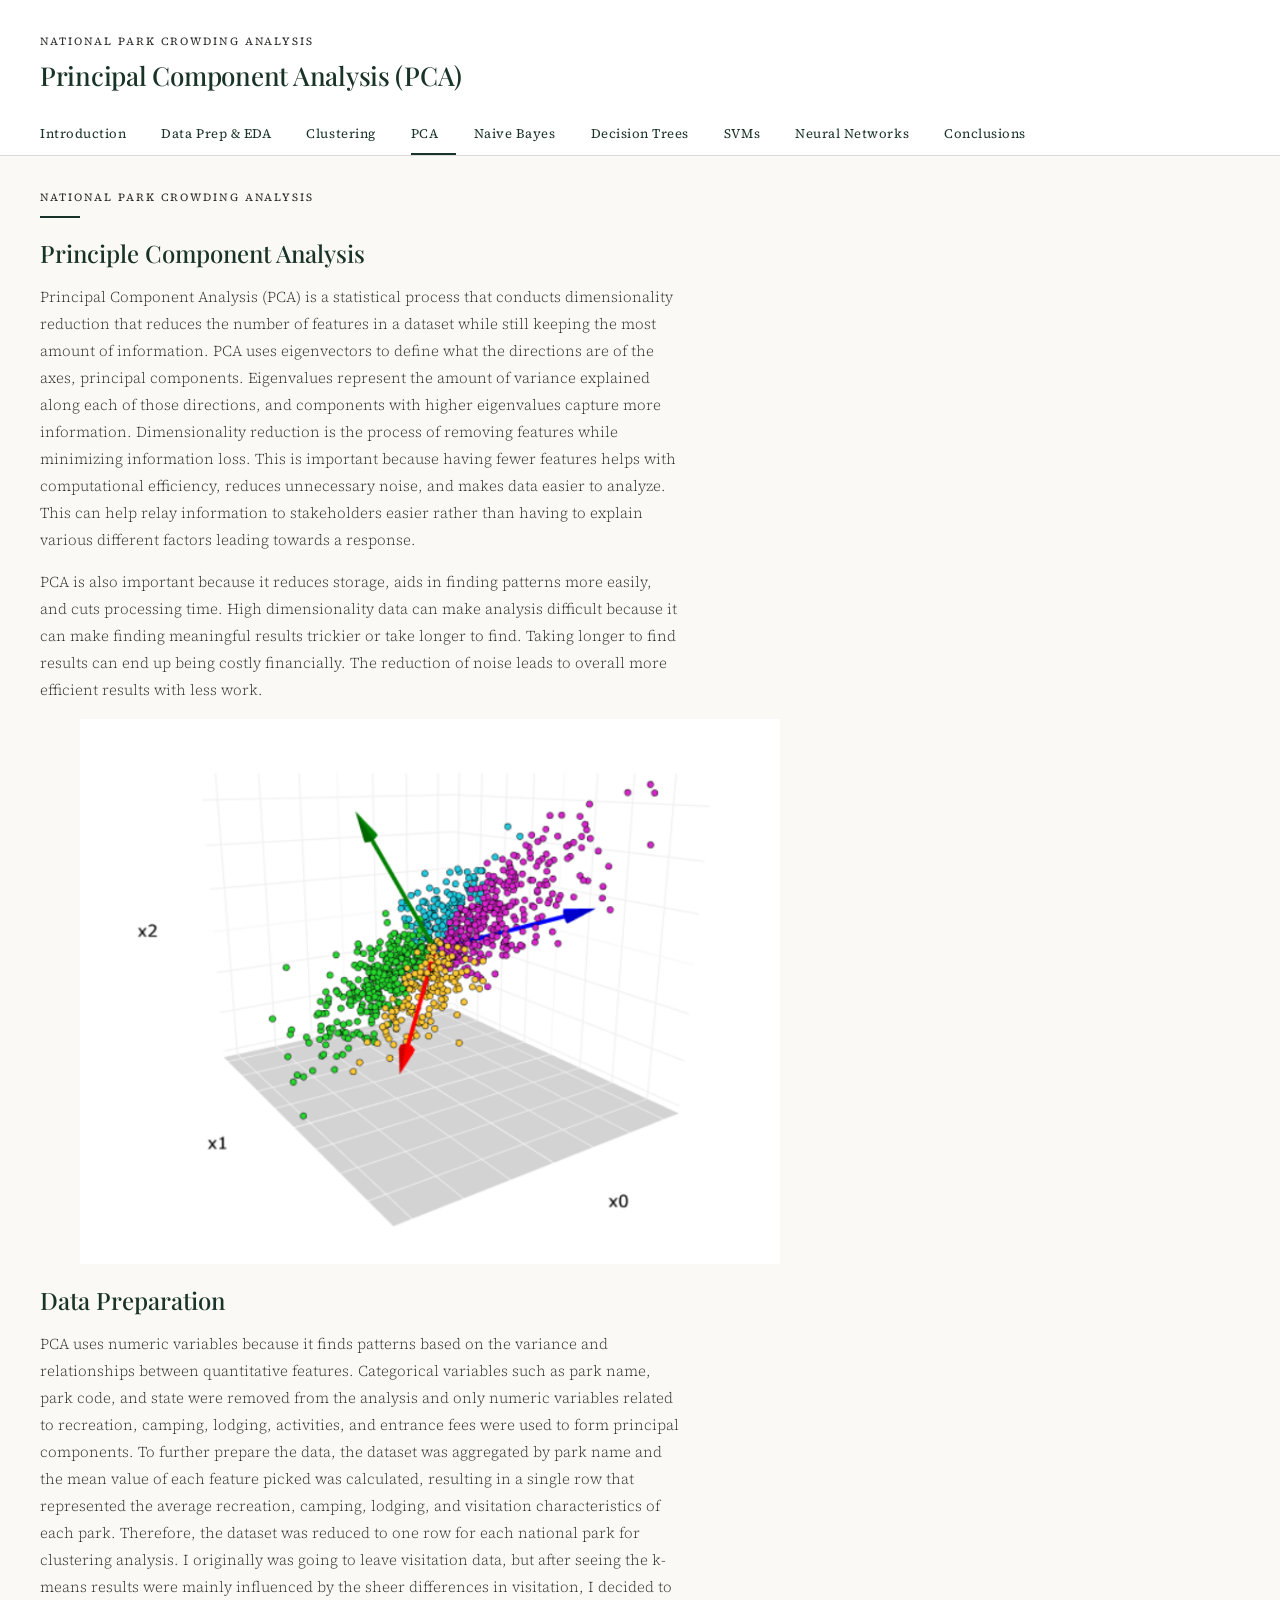
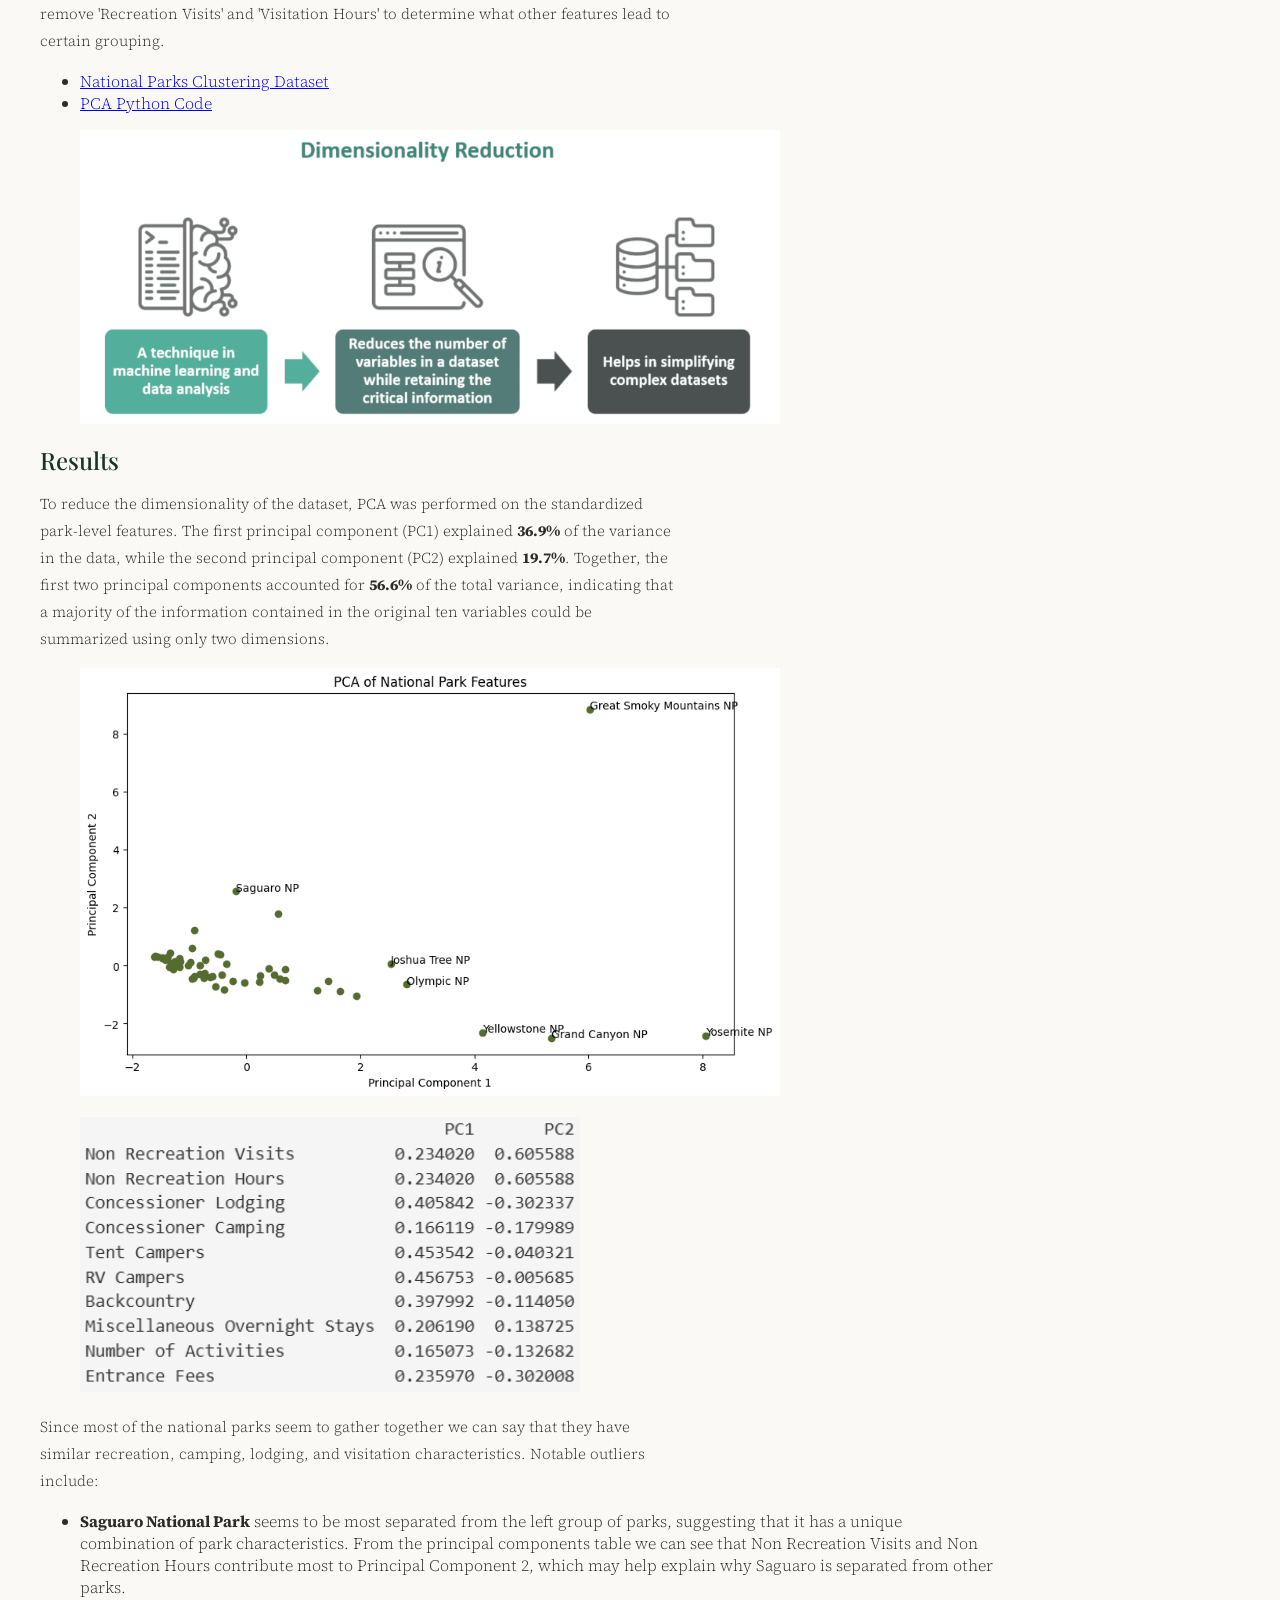
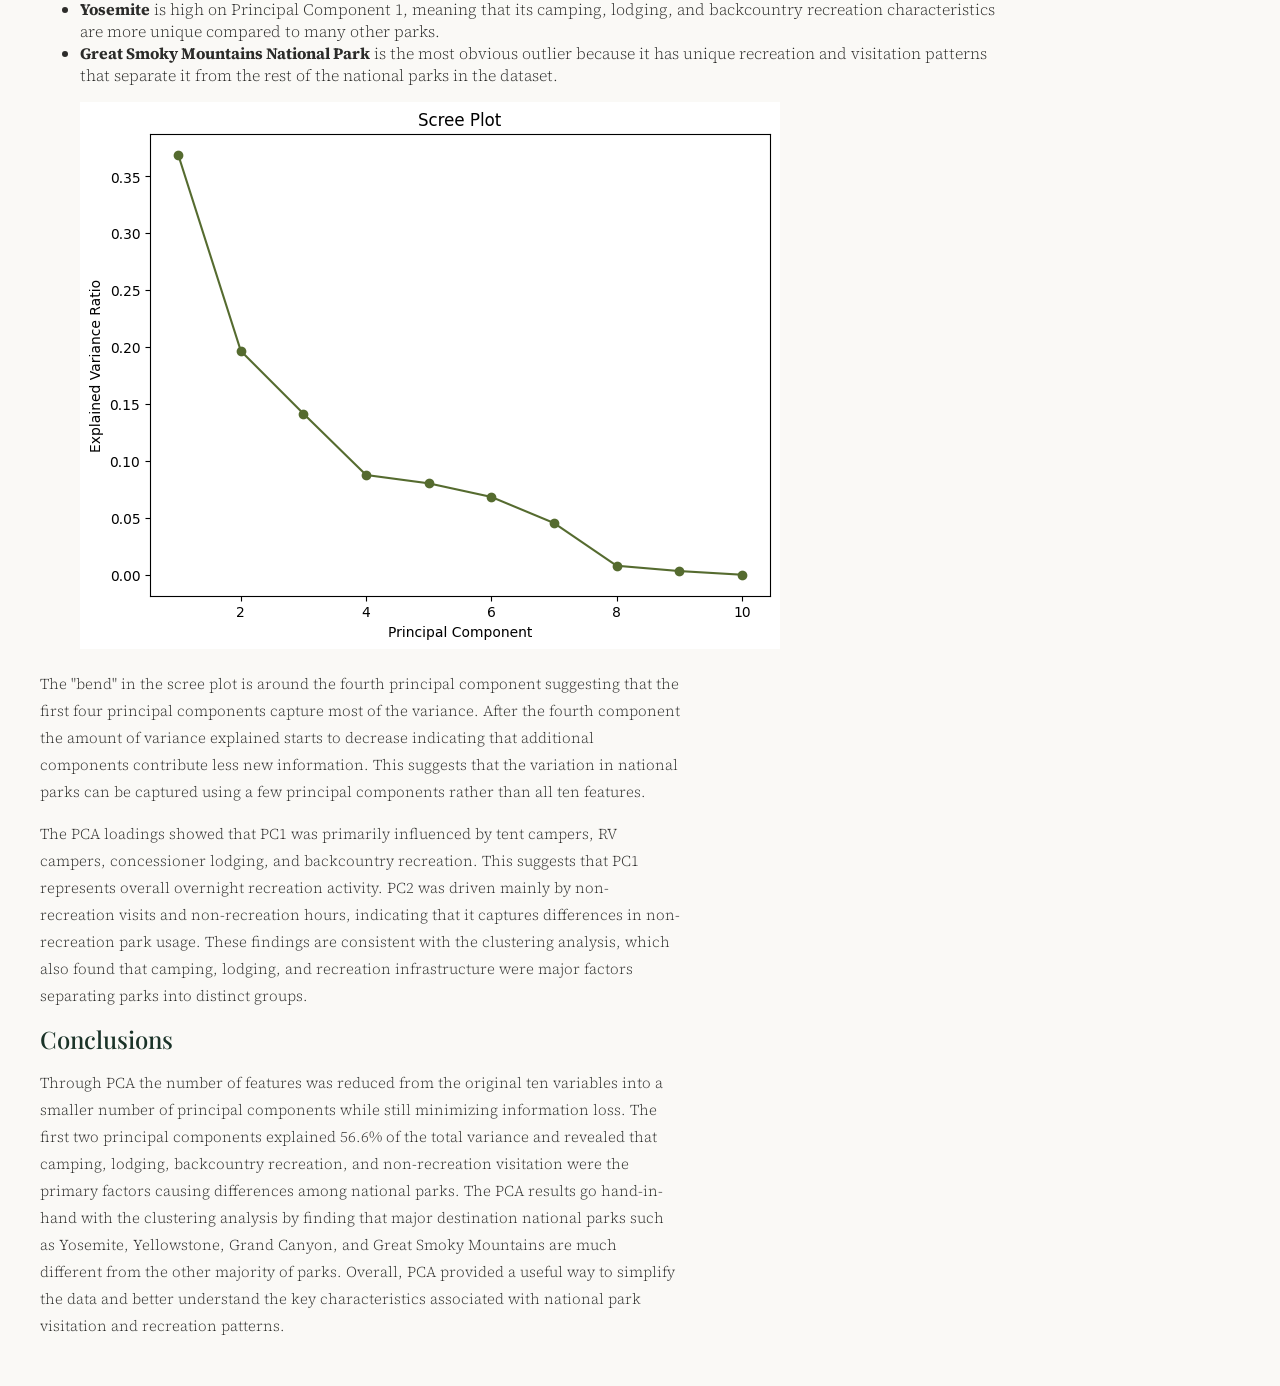
<file: docs/pages/pca.html>
<!DOCTYPE html>
<html lang="en">
<head>
  <meta charset="UTF-8">
  <meta name="viewport" content="width=device-width, initial-scale=1.0">
  <title>PCA – National Park Crowding Analysis</title>
  <link rel="stylesheet" href="../style.css">
</head>
<body>

<header>
  <p class="eyebrow">National Park Crowding Analysis</p>
  <h1>Principal Component Analysis (PCA)</h1>
  <nav>
    <a href="introduction.html">Introduction</a>
    <a href="dataprep_eda.html">Data Prep & EDA</a>
    <a href="clustering.html">Clustering</a>
    <a href="pca.html" class="active">PCA</a>
    <a href="naivebayes.html">Naive Bayes</a>
    <a href="dectrees.html">Decision Trees</a>
    <a href="svms.html">SVMs</a>
    <a href="nn.html">Neural Networks</a>
    <a href="conclusions.html">Conclusions</a>
  </nav>
</header>

<main>
  <section class="rp-section">
    <p class="section-label">National Park Crowding Analysis</p>
    <hr class="rule">

    <div class="rp-dataset-block">
      <h2>Principle Component Analysis</h2>
      <p>
        Principal Component Analysis (PCA) is a statistical process that conducts dimensionality reduction that reduces the number of features in a dataset while still keeping the most amount of information.
        PCA uses eigenvectors to define what the directions are of the axes, principal components. Eigenvalues represent the amount of variance explained along each of those directions, and components with higher eigenvalues capture more information.
        Dimensionality reduction is the process of removing features while minimizing information loss. This is important because having fewer features helps with computational efficiency, reduces unnecessary noise, and makes data easier to analyze. This can help relay information to stakeholders easier rather than having to explain various different factors leading towards a response.
      </p>
      <p>
        PCA is also important because it reduces storage, aids in finding patterns more easily, and cuts processing time. High dimensionality data can make analysis difficult because it can make finding meaningful results trickier or take longer to find.
        Taking longer to find results can end up being costly financially. The reduction of noise leads to overall more efficient results with less work.
      </p>
    </div>

    <figure class="rp-figure">
      <img src="../images/pca_example.png" width="700px" alt="PCA example diagram">
    </figure>

    <div class="rp-dataset-block">
      <h2>Data Preparation</h2>
      <p>
        PCA uses numeric variables because it finds patterns based on the variance and relationships between quantitative features. Categorical variables such as park name, park code, and state were removed from the analysis and only numeric
        variables related to recreation, camping, lodging, activities, and entrance fees were used to form principal components. To further prepare the data, the dataset was aggregated by park name and the mean value of each feature picked was calculated, resulting in a single row that represented the average recreation, camping, lodging, and visitation characteristics of each park.
        Therefore, the dataset was reduced to one row for each national park for clustering analysis. I originally was going to leave visitation data, but after seeing the k-means results were mainly influenced by the sheer differences in visitation, I decided to remove 'Recreation Visits' and 'Visitation Hours' to determine what other features lead to certain grouping.
      </p>
      <ul>
        <li><a href="../data/park_agg.csv" target="_blank">National Parks Clustering Dataset</a></li>
        <li><a href="../data/pca.ipynb" target="_blank">PCA Python Code</a></li>
      </ul>
    </div>
  
    <figure class="rp-figure">
      <img src="../images/dim_reduct.png" width="700px" alt="Dimension Reduction Example">
    </figure>

    <h2>Results</h2>

    <p>
      To reduce the dimensionality of the dataset, PCA was performed on the standardized park-level features. The first principal component (PC1) explained <strong>36.9%</strong> of the variance in the data, while the second principal component (PC2) explained <strong>19.7%</strong>. Together, the first two principal components accounted for <strong>56.6%</strong> of the total variance, indicating that a majority of the information contained in the original ten variables could be summarized using only two dimensions.
    </p>

    <figure class="rp-figure">
      <img src="../images/pca_plot.png" width="700px" alt="PCA scatter plot">
    </figure>

    <figure class="rp-figure">
      <img src="../images/pca_table.png" width="500px" alt="PCA loadings table">
    </figure>

    <p>
      Since most of the national parks seem to gather together we can say that they have similar recreation, camping, lodging, and visitation characteristics. Notable outliers include:
    </p>
    <ul>
      <li>
        <strong>Saguaro National Park</strong> seems to be most separated from the left group of parks, suggesting that it has a unique combination of park characteristics. From the principal components table we can see that Non Recreation Visits and Non Recreation Hours contribute most to Principal Component 2, which may help explain why Saguaro is separated from other parks.
      </li>
      <li>
        <strong>Yosemite</strong> is high on Principal Component 1, meaning that its camping, lodging, and backcountry recreation characteristics are more unique compared to many other parks.
      </li>
      <li>
        <strong>Great Smoky Mountains National Park</strong> is the most obvious outlier because it has unique recreation and visitation patterns that separate it from the rest of the national parks in the dataset.
      </li>
    </ul>

    <figure class="rp-figure">
      <img src="../images/scree_plot.png" width="700px" alt="Scree plot">
    </figure>

    <p>
      The "bend" in the scree plot is around the fourth principal component suggesting that the first four principal components capture most of the variance. After the fourth component the amount of variance explained starts to decrease indicating that additional components contribute less new information. This suggests that the variation in national parks can be captured using a few principal components rather than all ten features.
    </p>

    <p>
      The PCA loadings showed that PC1 was primarily influenced by tent campers, RV campers, concessioner lodging, and backcountry recreation. This suggests that PC1 represents overall overnight recreation activity. PC2 was driven mainly by non-recreation visits and non-recreation hours, indicating that it captures differences in non-recreation park usage. These findings are consistent with the clustering analysis, which also found that camping, lodging, and recreation infrastructure were major factors separating parks into distinct groups.
    </p>

    <h2>Conclusions</h2>

    <p>
      Through PCA the number of features was reduced from the original ten variables into a smaller number of principal components while still minimizing information loss. The first two principal components explained 56.6% of the total variance and revealed that camping, lodging, backcountry recreation, and non-recreation visitation were the primary factors causing differences among national parks. The PCA results go hand-in-hand with the clustering analysis by finding that major destination national parks such as Yosemite, Yellowstone, Grand Canyon, and Great Smoky Mountains are much different from the other majority of parks. Overall, PCA provided a useful way to simplify the data and better understand the key characteristics associated with national park visitation and recreation patterns.
    </p>
  </section>
</main>

</body>
</html>
</file>
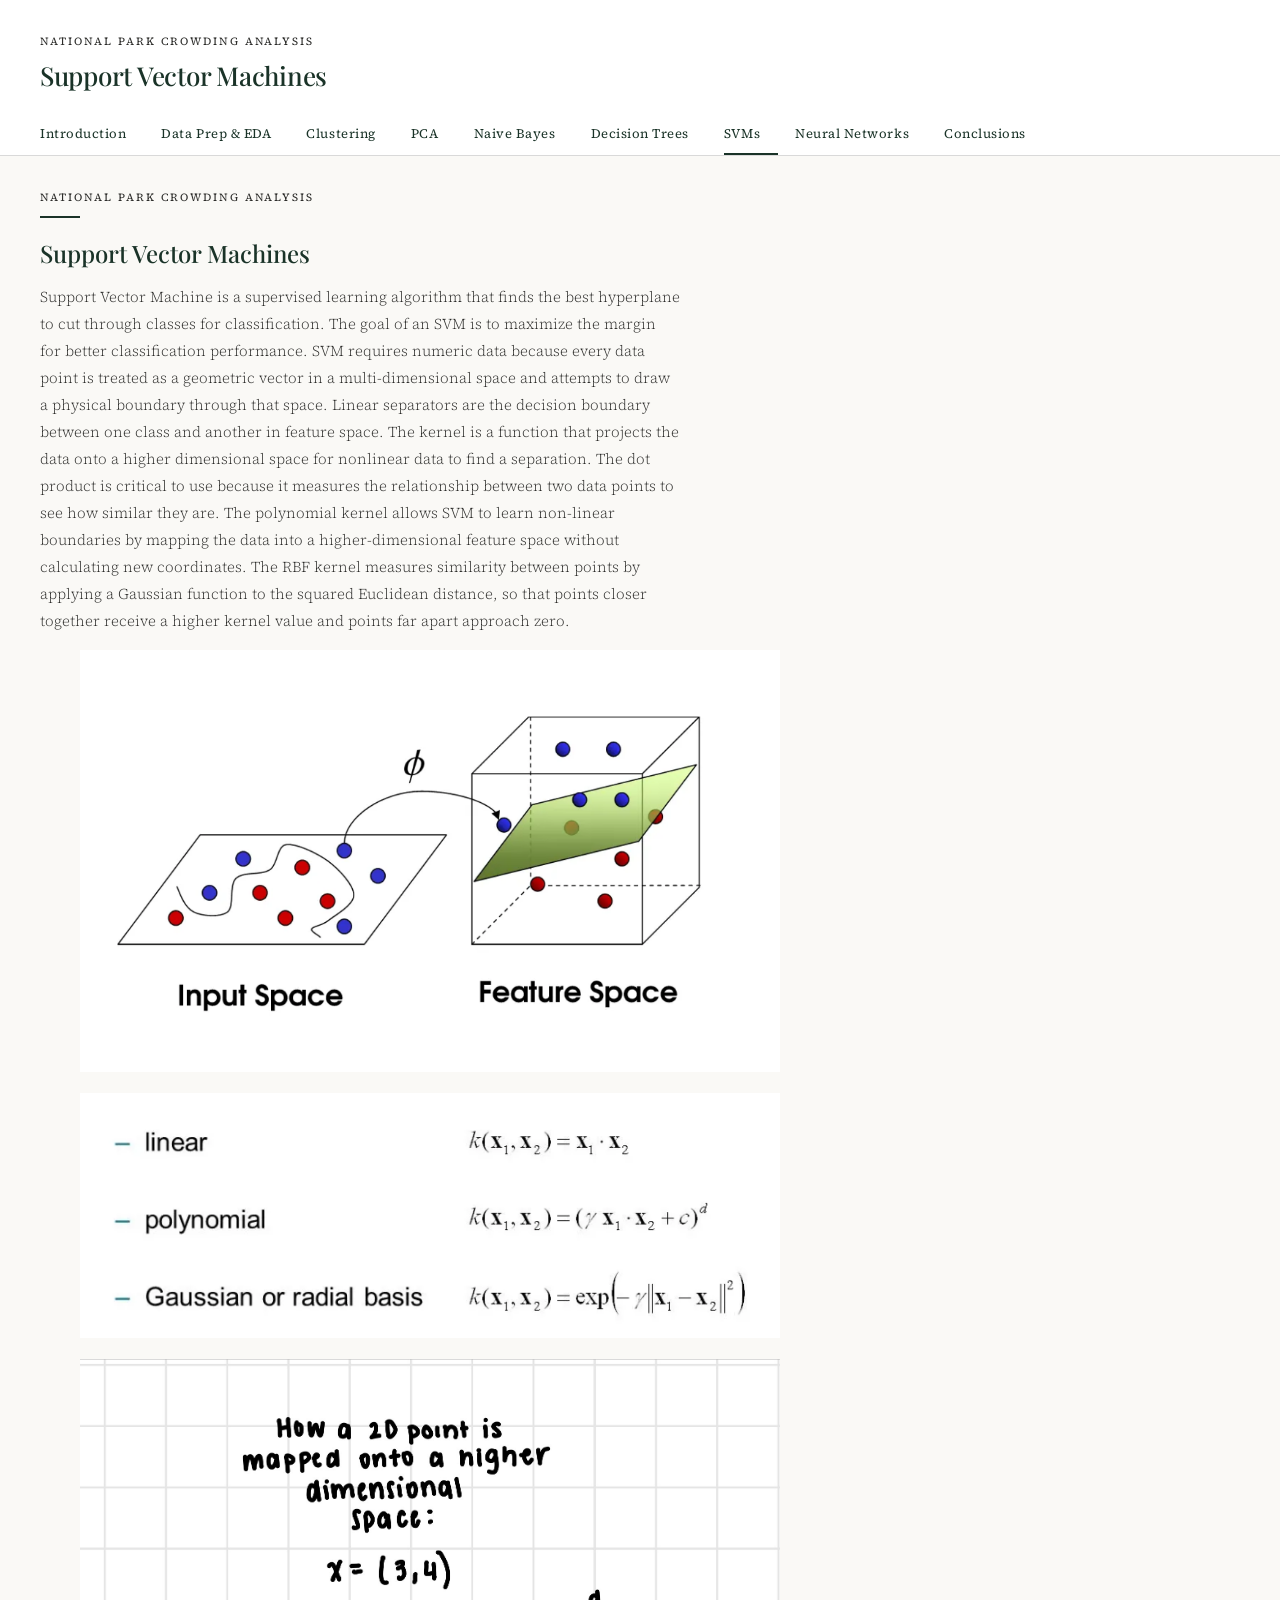
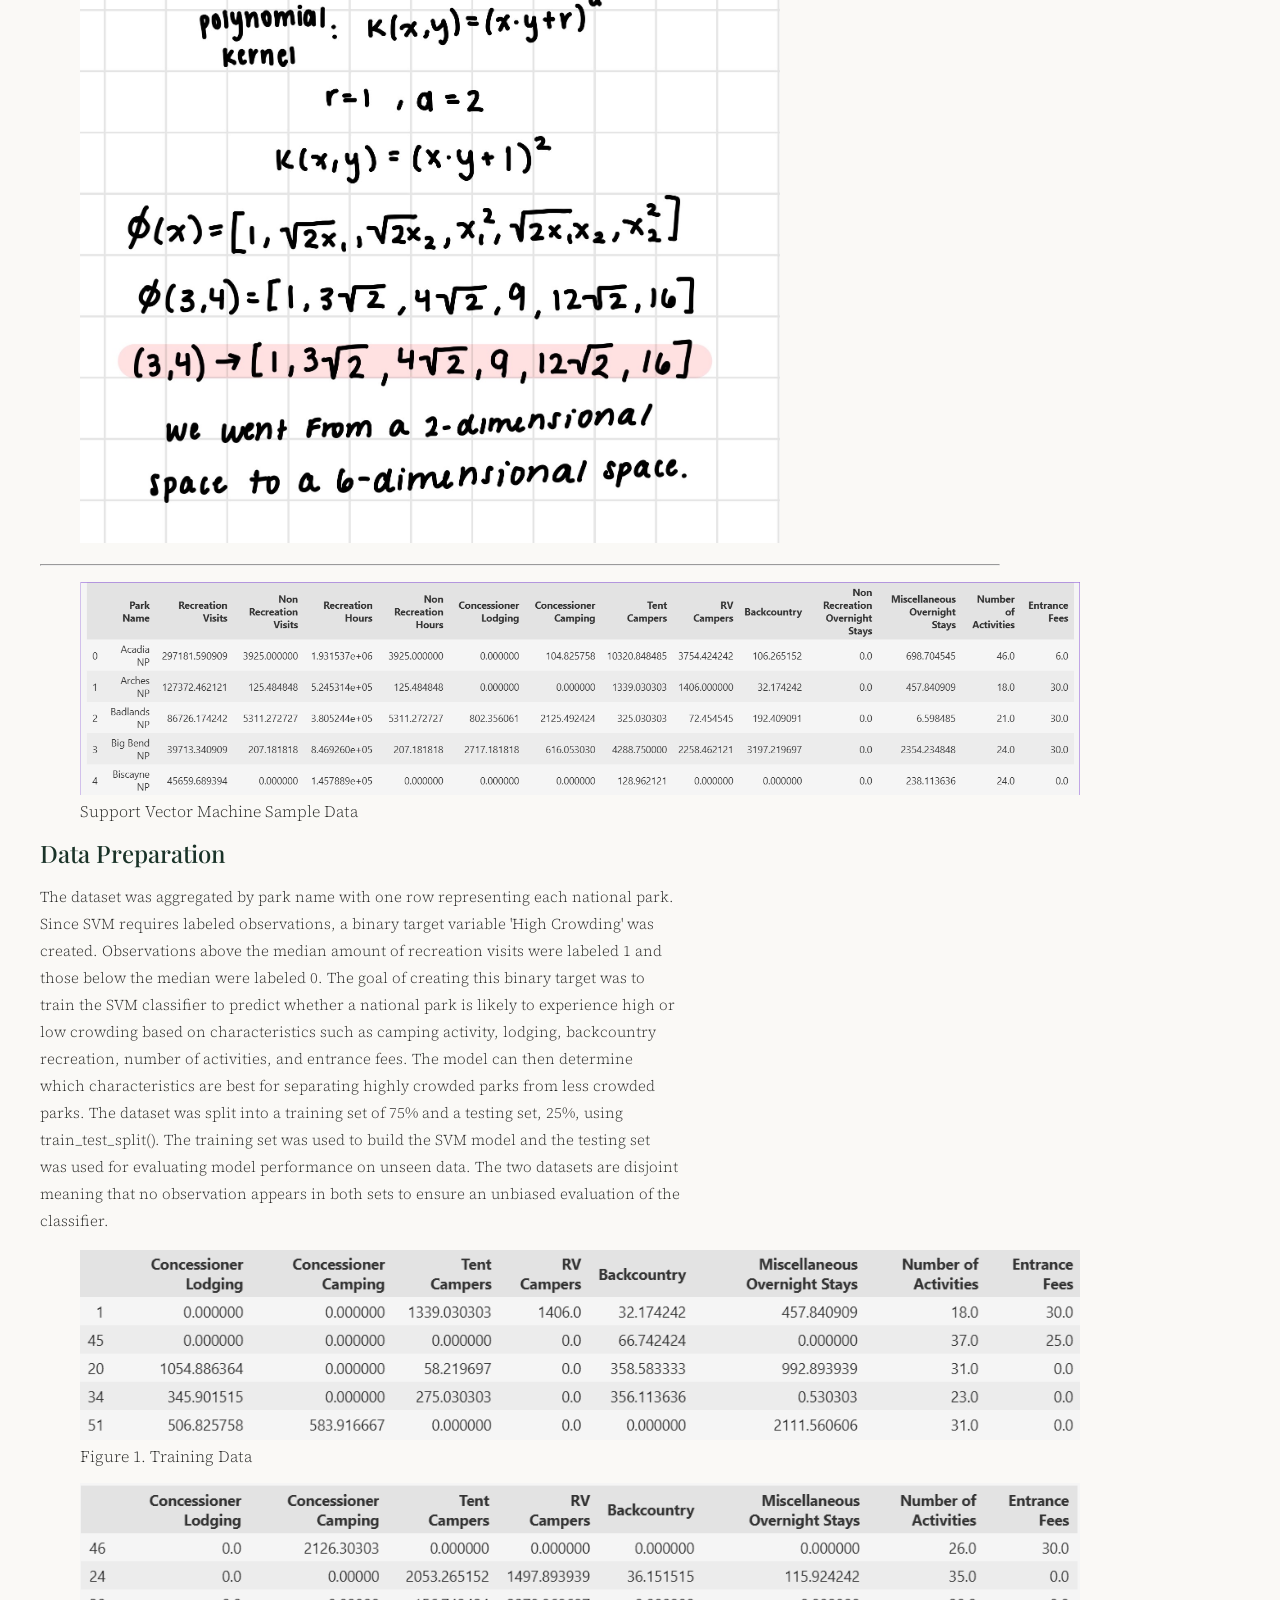
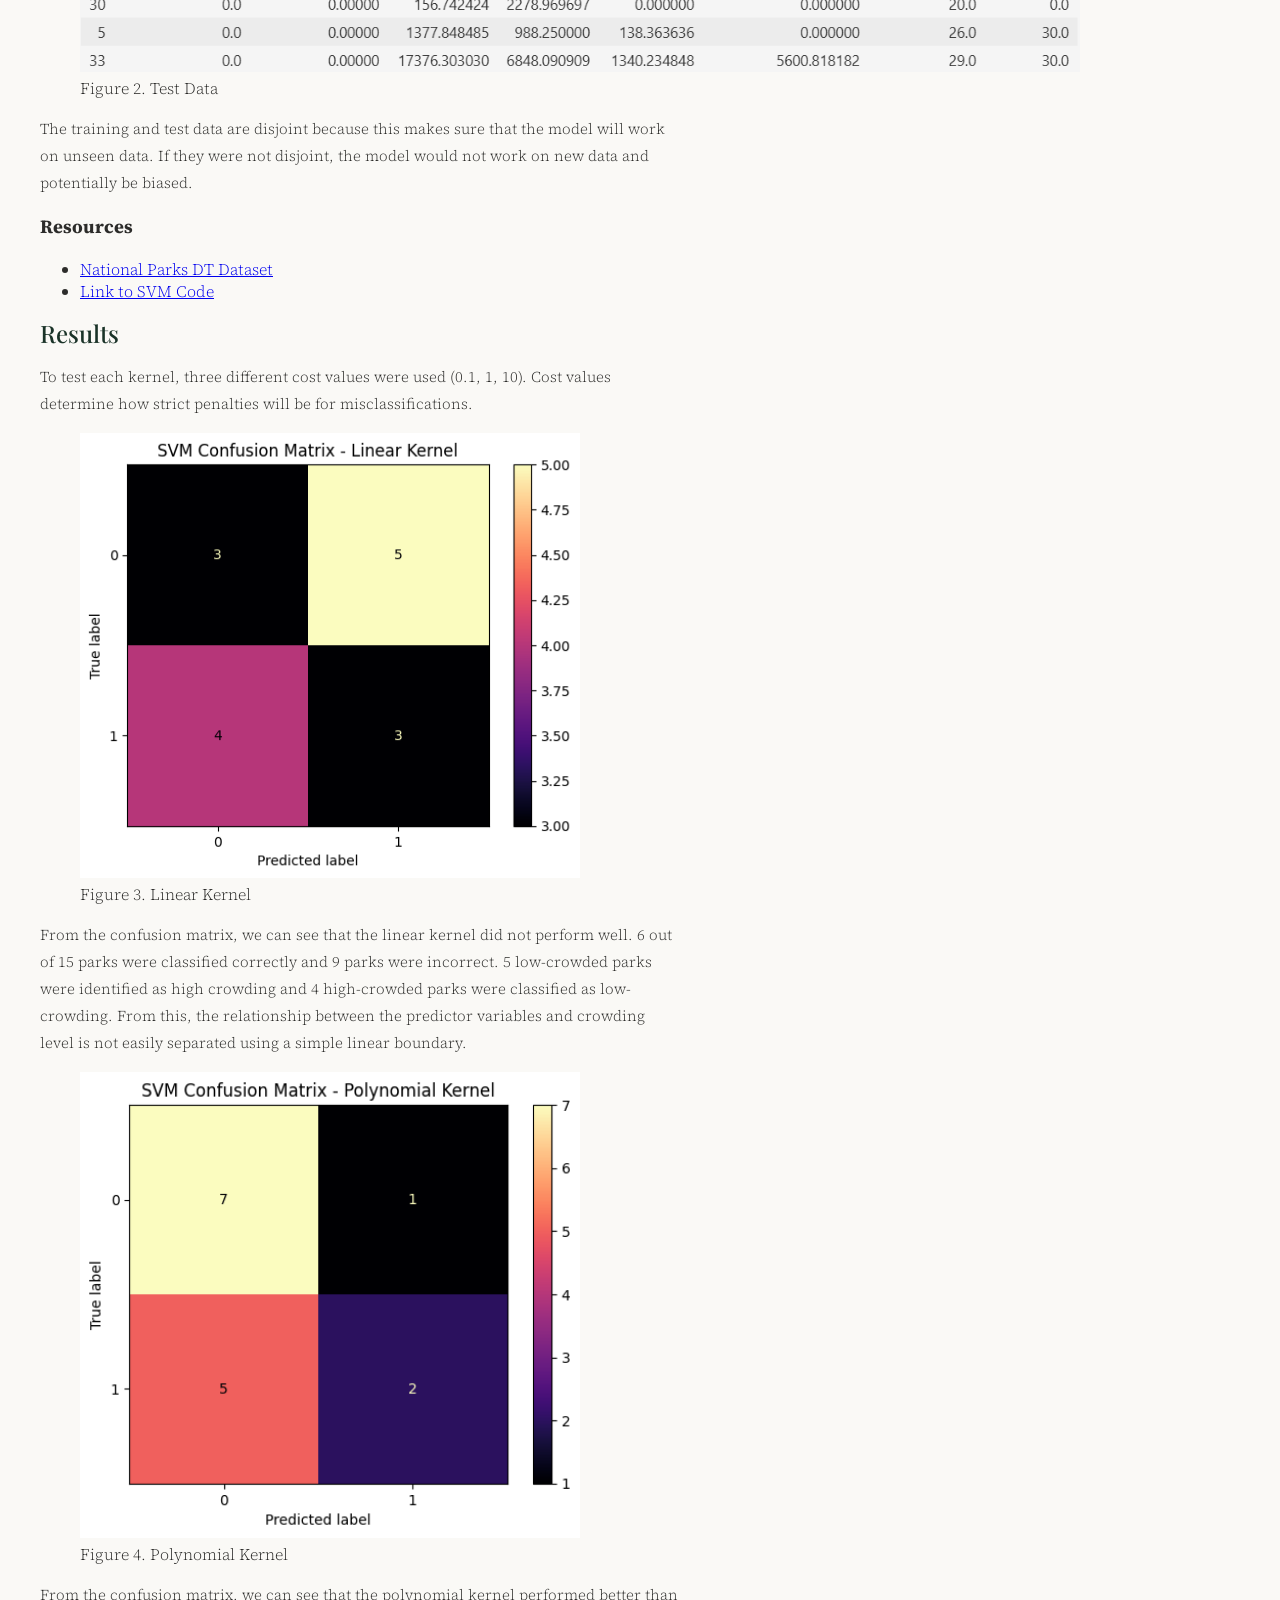
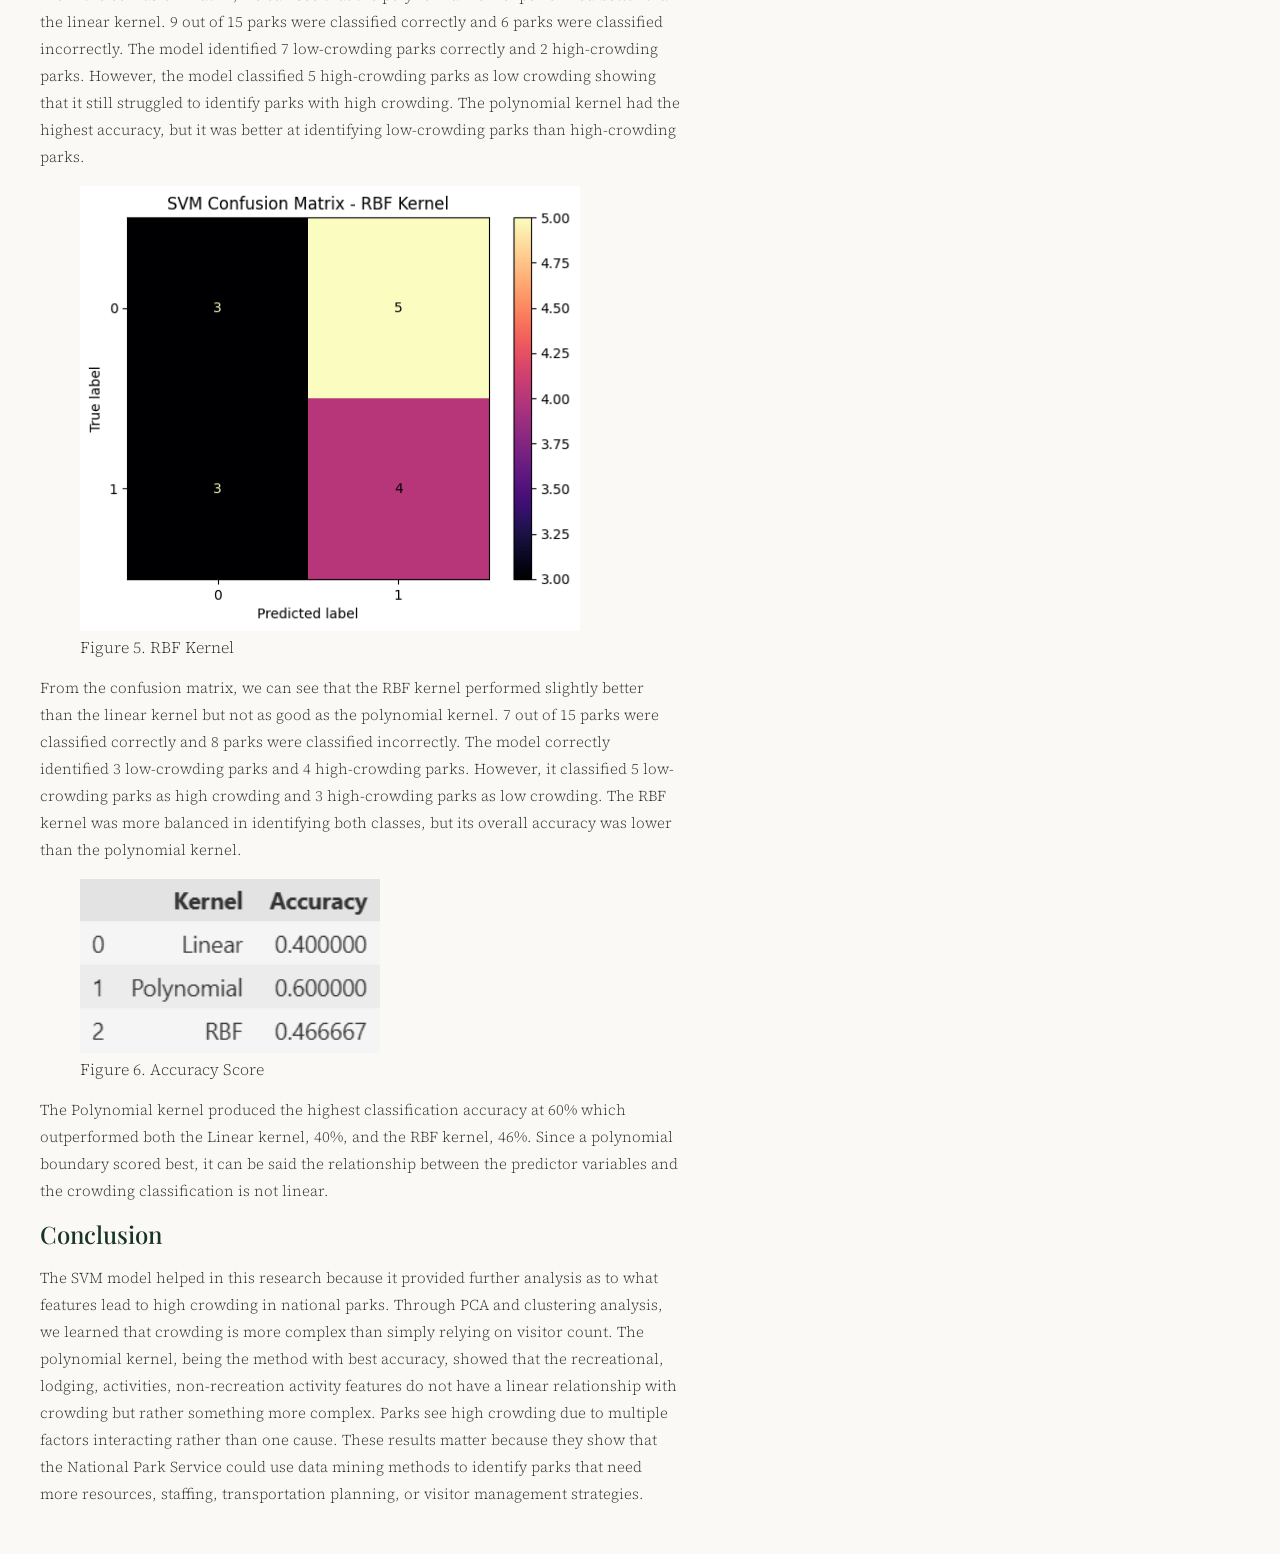
<file: docs/pages/svms.html>
<!DOCTYPE html>
<html lang="en">
<head>
  <meta charset="UTF-8">
  <meta name="viewport" content="width=device-width, initial-scale=1.0">
  <title>Support Vector Machines – National Park Crowding Analysis</title>
  <link rel="stylesheet" href="../style.css">
</head>
<body>

<header>
  <p class="eyebrow">National Park Crowding Analysis</p>
  <h1>Support Vector Machines</h1>
  <nav>
    <a href="introduction.html">Introduction</a>
    <a href="dataprep_eda.html">Data Prep &amp; EDA</a>
    <a href="clustering.html">Clustering</a>
    <a href="pca.html">PCA</a>
    <a href="naivebayes.html">Naive Bayes</a>
    <a href="dectrees.html">Decision Trees</a>
    <a href="svms.html" class="active">SVMs</a>
    <a href="nn.html">Neural Networks</a>
    <a href="conclusions.html">Conclusions</a>
  </nav>
</header>

<main>
  <section class="rp-section">
    <p class="section-label">National Park Crowding Analysis</p>
    <hr class="rule">

    <div class="rp-dataset-block">
      <h2>Support Vector Machines</h2>
      <p>Support Vector Machine is a supervised learning algorithm that finds the best hyperplane to cut through classes for classification. 
        The goal of an SVM is to maximize the margin for better classification performance. SVM requires numeric data because every data point is treated as a geometric vector in a multi-dimensional space and attempts to draw a physical boundary through that space.
        Linear separators are the decision boundary between one class and another in feature space. 
        The kernel is a function that projects the data onto a higher dimensional space for nonlinear data to find a separation.
        The dot product is critical to use because it measures the relationship between two data points to see how similar they are. 
        The polynomial kernel allows SVM to learn non-linear boundaries by mapping the data into a higher-dimensional feature space without calculating new coordinates.
        The RBF kernel measures similarity between points by applying a Gaussian function to the squared Euclidean distance, so that points closer together receive a higher kernel value and points far apart approach zero.
      </p>
    </div>

    <figure class="rp-figure">
      <img src="../images/input_space_vs_feature_space.png" width="700" alt="Input vs Feature diagram">
    </figure>

    <figure class="rp-figure">
      <img src="../images/common_kernels.png" width="700" alt="Common Kernels">
    </figure>

    <figure class="rp-figure">
      <img src="../images/svm_example_problem.jpg" width="700" alt="SVM example problem">
    </figure>

    <hr class="rp-separator">

    <figure class="rp-figure">
      <img src="../images/park_agg.png" width="1000" alt="Aggregated park data sample">
      <figcaption>Support Vector Machine Sample Data</figcaption>
    </figure>

    <div class="rp-dataset-block">
      <h2>Data Preparation</h2>
      <p>The dataset was aggregated by park name with one row representing each national park.
        Since SVM requires labeled observations, a binary target variable 'High Crowding' was created. Observations 
        above the median amount of recreation visits were labeled 1 and those below the median were labeled 0.
        The goal of creating this binary target was to train the SVM classifier to predict whether a national park is likely to experience high or low crowding based on characteristics such as camping activity, lodging, backcountry recreation, number of activities, and entrance fees. The model can then determine which characteristics are best for separating highly crowded parks from less crowded parks.
        The dataset was split into a training set of 75% and a testing set, 25%, using train_test_split(). The training set was used to build the SVM model and the testing set was used for evaluating model performance on unseen data. The two datasets are disjoint meaning that no observation appears in both sets to ensure an unbiased evaluation of the classifier.
      </p>

      <figure class="rp-figure"> 
        <img src="../images/svm_training.png" width="1000" alt="Training data"> 
        <figcaption>Figure 1. Training Data</figcaption>
      </figure>
      <figure class="rp-figure"> 
        <img src="../images/svm_test.png" width="1000" alt="Test data"> 
        <figcaption>Figure 2. Test Data</figcaption>
      </figure>
      <p>The training and test data are disjoint because this makes sure that the model will work on unseen data. If they were not disjoint, the model would not work on new data and potentially be biased.</p>

      <h3>Resources</h3>
      <ul>
        <li><a href="../data/park_agg_for_svm.csv" target="_blank">National Parks DT Dataset</a></li>
        <li><a href="../data/svm.ipynb" target="_blank">Link to SVM Code</a></li>
      </ul>
    </div>

    <div class="rp-dataset-block">
      <h2>Results</h2>

      <p>To test each kernel, three different cost values were used (0.1, 1, 10). Cost values determine how strict penalties will be for misclassifications.</p>

      <figure class="rp-figure">
        <img src="../images/linear_kernel.png" width="500" alt="Linear Kernel">
        <figcaption>Figure 3. Linear Kernel</figcaption>
      </figure>

      <p>From the confusion matrix, we can see that the linear kernel did not perform well. 6 out of 15 parks were classified correctly and 9 parks were incorrect. 5 low-crowded parks were identified as high crowding and 4 high-crowded parks were classified as low-crowding. From this, the relationship between the predictor variables and crowding level is not easily separated using a simple linear boundary.</p>

      <figure class="rp-figure">
        <img src="../images/polynomial_kernel.png" width="500" alt="Polynomial Kernel">
        <figcaption>Figure 4. Polynomial Kernel</figcaption>
      </figure>

      <p>From the confusion matrix, we can see that the polynomial kernel performed better than the linear kernel. 9 out of 15 parks were classified correctly and 6 parks were classified incorrectly. The model identified 7 low-crowding parks correctly and 2 high-crowding parks. However, the model classified 5 high-crowding parks as low crowding showing that it still struggled to identify parks with high crowding. The polynomial kernel had the highest accuracy, but it was better at identifying low-crowding parks than high-crowding parks.</p>

      <figure class="rp-figure">
        <img src="../images/rbf_kernel.png" width="500" alt="RBF Kernel">
        <figcaption>Figure 5. RBF Kernel</figcaption>
      </figure>

      <p>From the confusion matrix, we can see that the RBF kernel performed slightly better than the linear kernel but not as good as the polynomial kernel. 7 out of 15 parks were classified correctly and 8 parks were classified incorrectly. The model correctly identified 3 low-crowding parks and 4 high-crowding parks. However, it classified 5 low-crowding parks as high crowding and 3 high-crowding parks as low crowding. The RBF kernel was more balanced in identifying both classes, but its overall accuracy was lower than the polynomial kernel.</p>

      <figure class="rp-figure">
        <img src="../images/kernel_scoring.png" width="300" alt="Accuracy Scores">
        <figcaption>Figure 6. Accuracy Score</figcaption>
      </figure>
      <p>The Polynomial kernel produced the highest classification accuracy at 60% which outperformed both the Linear kernel, 40%, and the RBF kernel, 46%. Since a polynomial boundary scored best, it can be said the relationship between the predictor variables and the crowding classification is not linear.</p>
    </div>

    <div class="rp-dataset-block">
      <h2>Conclusion</h2>
      <p>The SVM model helped in this research because it provided further analysis as to what features lead to high crowding in national parks. 
        Through PCA and clustering analysis, we learned that crowding is more complex than simply relying on visitor count. 
        The polynomial kernel, being the method with best accuracy, showed that the recreational, lodging, activities, non-recreation activity features do not have a linear relationship with crowding but rather something more complex. 
        Parks see high crowding due to multiple factors interacting rather than one cause. 
        These results matter because they show that the National Park Service could use data mining methods to identify parks that need more resources, staffing, transportation planning, or visitor management strategies.</p>
    </div>

  </section>
</main>

</body>
</html>
</file>
<file: docs/style.css>
@import url('https://fonts.googleapis.com/css2?family=Playfair+Display:wght@400;500;600&family=Source+Serif+4:ital,opsz,wght@0,8..60,300;0,8..60,400;1,8..60,300&display=swap');

body {
    font-family: 'Source Serif 4', serif;
    font-weight: 300;
    margin: 0;
    padding: 0;
    background: #faf9f6;
    color: #2c2c2a;
}

header {
    border-bottom: 0.5px solid rgba(0,0,0,0.15);
    padding: 2rem 2.5rem 0;
    background: #ffffff;
}

.eyebrow {
    font-size: 11px;
    letter-spacing: 0.18em;
    text-transform: uppercase;
    color: #2c2c2a;
    margin: 0 0 0.5rem;
    font-weight: 400;
}

h1 {
    font-family: 'Playfair Display', serif;
    font-size: 26px;
    font-weight: 500;
    color: #1a3328;
    margin: 0 0 1.5rem;
    letter-spacing: -0.01em;
    line-height: 1.2;
}

h2 {
    font-family: 'Playfair Display', serif;
    font-size: 24px;
    font-weight: 500;
    color: #1a3328;
    margin: 0 0 0.75rem;
    line-height: 1.25;
}

nav {
    display: flex;
    gap: 0;
    margin: 0;
    padding: 0;
}

nav a {
    font-size: 13px;
    font-weight: 400;
    letter-spacing: 0.04em;
    color: #1a3328;
    text-decoration: none;
    padding: 0.65rem 1.1rem 0.65rem 0;
    margin-right: 1.1rem;
    border-bottom: 2px solid transparent;
    transition: color 0.15s, border-color 0.15s;
}

nav a:hover,
nav a.active {
    color: #1a3328;
    border-bottom-color: #1a3328;
}

main {
    padding: 2rem 2.5rem;
    max-width: 960px;
}

.section-label {
    font-size: 11px;
    letter-spacing: 0.18em;
    text-transform: uppercase;
    color: #2c2c2a;
    font-weight: 400;
    margin: 0 0 0.5rem;
}

.rule {
    width: 40px;
    height: 2px;
    background: #1a3328;
    border: none;
    margin: 0 0 1.25rem;
}

p {
    font-size: 15px;
    line-height: 1.8;
    color: #2c2c2a;
    max-width: 640px;
}
</file>
